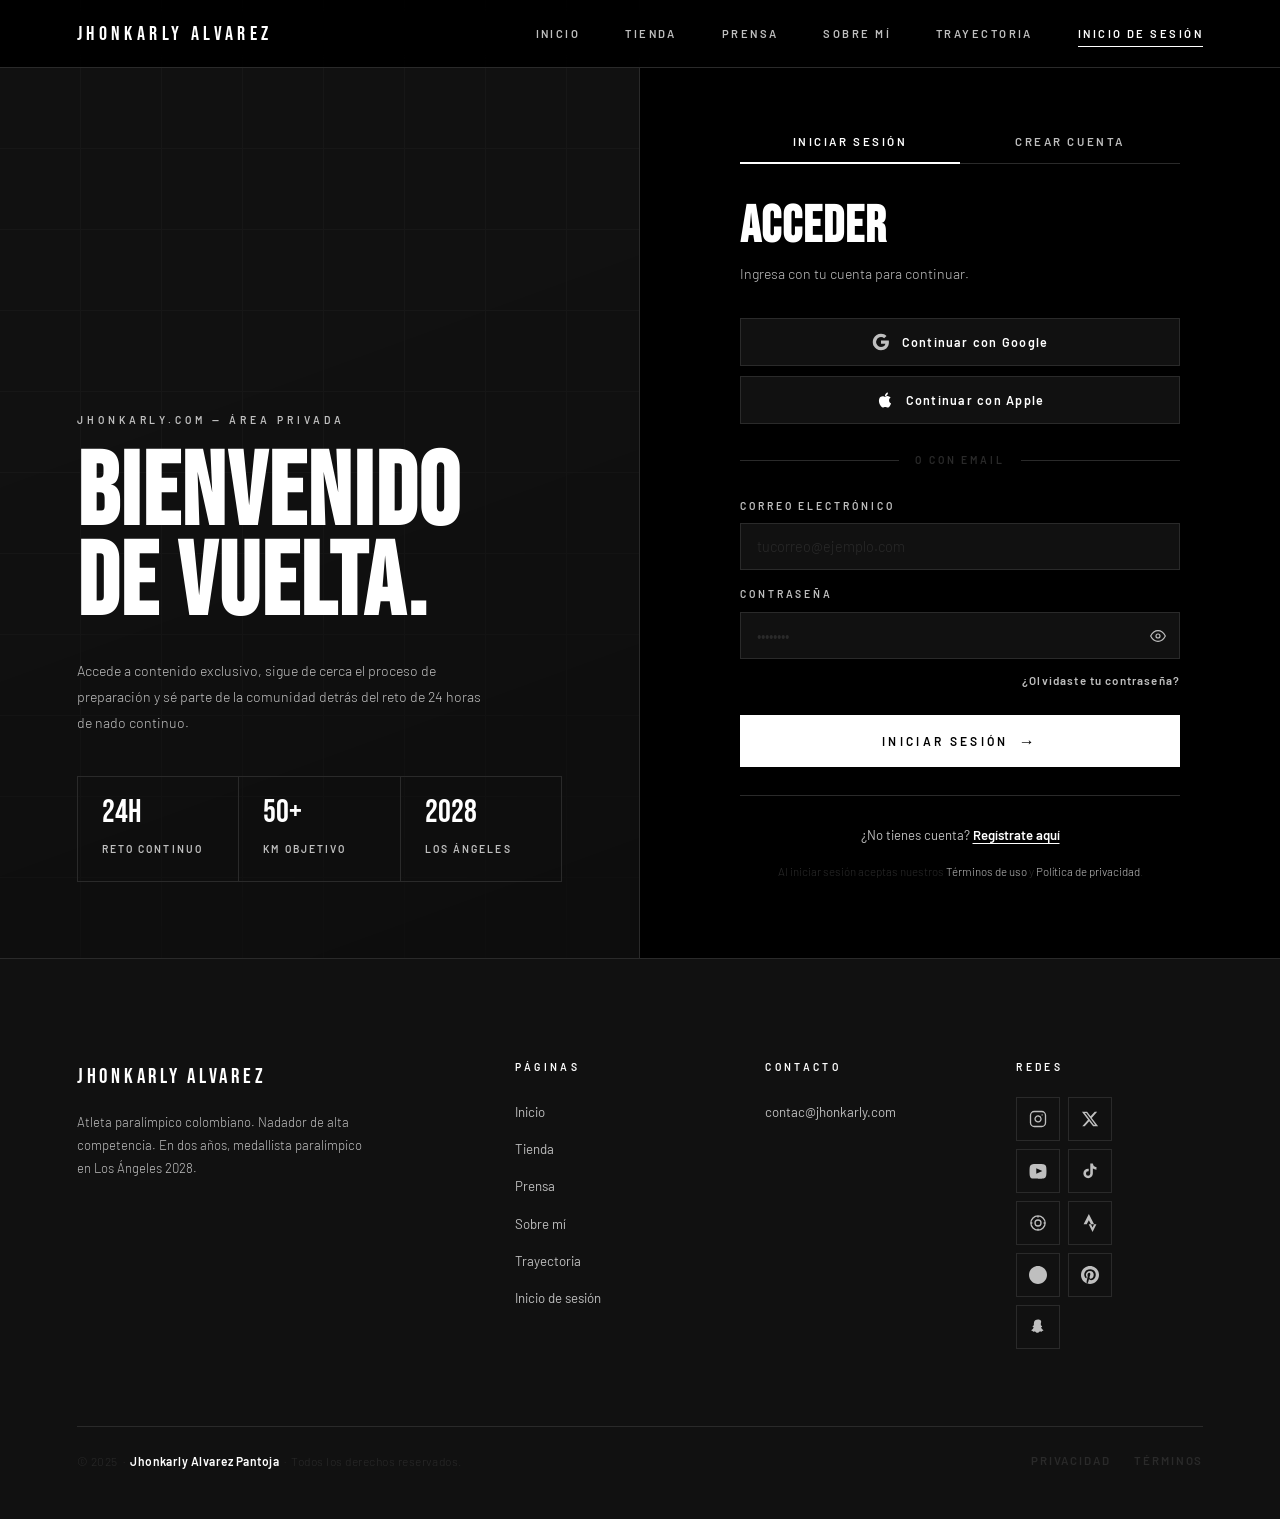
<file: public/login/index.html>
<!DOCTYPE html>
<html lang="es">
<head>
  <meta charset="UTF-8" />
  <meta name="viewport" content="width=device-width, initial-scale=1.0" />
  <meta http-equiv="X-UA-Compatible" content="IE=edge" />
  <title>Inicio de Sesión | Jhonkarly ALVAREZ</title>
  <meta name="description" content="Accede a tu cuenta en jhonkarly.com — Atleta paralímpico colombiano." />
  <meta name="robots" content="noindex, nofollow" />
  <link rel="preconnect" href="https://fonts.googleapis.com" />
  <link rel="preconnect" href="https://fonts.gstatic.com" crossorigin />
  <link href="https://fonts.googleapis.com/css2?family=Bebas+Neue&family=Barlow:ital,wght@0,300;0,400;0,600;1,300&display=swap" rel="stylesheet" />
<style>

*, *::before, *::after { box-sizing: border-box; margin: 0; padding: 0; }
html { scroll-behavior: smooth; font-size: 16px; background: #000; }
body {
  background-color: #000000;
  color: #FFFFFF;
  font-family: 'Barlow', sans-serif;
  font-weight: 400;
  line-height: 1.7;
  -webkit-font-smoothing: antialiased;
  -moz-osx-font-smoothing: grayscale;
  overflow-x: hidden;
  min-height: 100vh;
}
img { display: block; max-width: 100%; }
a { color: inherit; text-decoration: none; }
ul { list-style: none; }

:root {
  --c-black: #000000; --c-white: #FFFFFF;
  --c-g900: #111111; --c-g800: #1A1A1A; --c-g700: #2A2A2A;
  --c-g300: #BFBFBF; --c-g100: #E6E6E6;
  --f-display: 'Bebas Neue', sans-serif;
  --f-body: 'Barlow', sans-serif;
  --container: 1200px;
  --px: clamp(24px, 6vw, 80px);
  --t: 0.35s cubic-bezier(0.16, 1, 0.3, 1);
}

h1,h2,h3,h4 { font-family: var(--f-display); text-transform: uppercase; letter-spacing: 0.02em; line-height: 0.93; color: var(--c-white); }
p { font-family: var(--f-body); font-weight: 300; color: var(--c-g300); }
strong { font-weight: 600; color: var(--c-white); }

.label {
  font-family: var(--f-body); font-size: 0.68rem; font-weight: 600;
  letter-spacing: 0.38em; text-transform: uppercase; color: var(--c-g300); display: block;
}
.sr-only { position: absolute; width: 1px; height: 1px; overflow: hidden; clip: rect(0,0,0,0); white-space: nowrap; }

/* ── HEADER ── */
.site-header {
  position: fixed; top: 0; left: 0; width: 100%; z-index: 100; height: 68px;
  display: flex; align-items: center; justify-content: space-between;
  padding: 0 var(--px);
  background: rgba(0,0,0,0.95);
  backdrop-filter: blur(20px); -webkit-backdrop-filter: blur(20px);
  border-bottom: 1px solid var(--c-g700);
}
.site-header__logo {
  font-family: var(--f-display); font-size: clamp(0.95rem,1.6vw,1.25rem);
  letter-spacing: 0.22em; color: var(--c-white); transition: color var(--t); flex-shrink: 0;
}
.site-header__logo:hover { color: var(--c-g300); }
.site-nav { display: flex; gap: clamp(24px,3.5vw,52px); align-items: center; }
.site-nav a {
  font-family: var(--f-body); font-size: 0.7rem; font-weight: 600;
  letter-spacing: 0.22em; text-transform: uppercase; color: var(--c-g300);
  position: relative; transition: color var(--t); white-space: nowrap;
}
.site-nav a::after {
  content: ''; position: absolute; bottom: -4px; left: 0;
  width: 0; height: 1px; background: var(--c-white); transition: width var(--t);
}
.site-nav a:hover, .site-nav a[aria-current="page"] { color: var(--c-white); }
.site-nav a:hover::after, .site-nav a[aria-current="page"]::after { width: 100%; }

/* ── LAYOUT SPLIT ── */
.login-layout {
  display: grid;
  grid-template-columns: 1fr 1fr;
  min-height: 100vh;
}

/* ── LEFT PANEL — decorativo ── */
.login-left {
  position: relative;
  background: var(--c-g900);
  border-right: 1px solid var(--c-g700);
  display: flex;
  flex-direction: column;
  justify-content: flex-end;
  padding: clamp(48px, 6vw, 80px);
  overflow: hidden;
}
.login-left__bg {
  position: absolute;
  inset: 0;
  background:
    linear-gradient(160deg, transparent 40%, rgba(0,0,0,0.85) 100%),
    repeating-linear-gradient(
      0deg,
      transparent,
      transparent 80px,
      var(--c-g700) 80px,
      var(--c-g700) 81px
    ),
    repeating-linear-gradient(
      90deg,
      transparent,
      transparent 80px,
      var(--c-g700) 80px,
      var(--c-g700) 81px
    );
  opacity: 0.25;
}
.login-left__content {
  position: relative;
  z-index: 1;
}
.login-left__eyebrow {
  font-family: var(--f-body); font-size: 0.65rem; font-weight: 600;
  letter-spacing: 0.38em; text-transform: uppercase; color: var(--c-g300);
  display: block; margin-bottom: 20px;
}
.login-left__title {
  font-family: var(--f-display);
  font-size: clamp(4rem, 8vw, 8rem);
  line-height: 0.88;
  color: var(--c-white);
  margin-bottom: 28px;
}
.login-left__desc {
  font-size: clamp(0.88rem, 1.1vw, 1rem);
  line-height: 1.85;
  color: var(--c-g300);
  max-width: 420px;
  margin-bottom: 40px;
}
.login-left__stats {
  display: flex;
  gap: 0;
  border-top: 1px solid var(--c-g700);
  border-left: 1px solid var(--c-g700);
}
.login-left__stat {
  flex: 1;
  padding: 20px 24px;
  border-right: 1px solid var(--c-g700);
  border-bottom: 1px solid var(--c-g700);
}
.login-left__stat-num {
  font-family: var(--f-display);
  font-size: 2rem;
  line-height: 1;
  color: var(--c-white);
  display: block;
  margin-bottom: 4px;
}
.login-left__stat-label {
  font-size: 0.65rem;
  font-weight: 600;
  letter-spacing: 0.2em;
  text-transform: uppercase;
  color: var(--c-g300);
}

/* ── RIGHT PANEL — formulario ── */
.login-right {
  display: flex;
  align-items: center;
  justify-content: center;
  padding: clamp(88px, 10vw, 120px) clamp(32px, 6vw, 80px) clamp(48px, 6vw, 80px);
  background: var(--c-black);
}
.login-box {
  width: 100%;
  max-width: 440px;
  display: flex;
  flex-direction: column;
  gap: 0;
}

/* tabs */
.login-tabs {
  display: flex;
  border-bottom: 1px solid var(--c-g700);
  margin-bottom: 40px;
}
.login-tab {
  flex: 1;
  font-family: var(--f-body);
  font-size: 0.72rem;
  font-weight: 600;
  letter-spacing: 0.22em;
  text-transform: uppercase;
  color: var(--c-g300);
  padding: 14px 0;
  text-align: center;
  cursor: pointer;
  border-bottom: 2px solid transparent;
  margin-bottom: -1px;
  background: none;
  border-top: none;
  border-left: none;
  border-right: none;
  transition: color var(--t), border-color var(--t);
}
.login-tab.active {
  color: var(--c-white);
  border-bottom-color: var(--c-white);
}
.login-tab:hover:not(.active) { color: var(--c-g100); }

/* panels */
.login-panel { display: none; flex-direction: column; gap: 0; }
.login-panel.active { display: flex; }

/* heading */
.login-heading {
  margin-bottom: 32px;
}
.login-heading h1 {
  font-size: clamp(2.2rem, 4vw, 3.5rem);
  line-height: 0.9;
  margin-bottom: 12px;
}
.login-heading p {
  font-size: 0.88rem;
  line-height: 1.7;
  color: var(--c-g300);
}

/* social buttons */
.social-btns {
  display: flex;
  flex-direction: column;
  gap: 10px;
  margin-bottom: 28px;
}
.social-btn {
  display: flex;
  align-items: center;
  justify-content: center;
  gap: 12px;
  width: 100%;
  padding: 14px 20px;
  background: var(--c-g900);
  border: 1px solid var(--c-g700);
  color: var(--c-white);
  font-family: var(--f-body);
  font-size: 0.78rem;
  font-weight: 600;
  letter-spacing: 0.1em;
  cursor: pointer;
  transition: background var(--t), border-color var(--t);
}
.social-btn:hover { background: var(--c-g800); border-color: var(--c-g300); }
.social-btn svg { flex-shrink: 0; }

/* divider */
.divider {
  display: flex;
  align-items: center;
  gap: 16px;
  margin-bottom: 28px;
}
.divider::before, .divider::after {
  content: '';
  flex: 1;
  height: 1px;
  background: var(--c-g700);
}
.divider span {
  font-size: 0.65rem;
  font-weight: 600;
  letter-spacing: 0.28em;
  text-transform: uppercase;
  color: var(--c-g700);
  white-space: nowrap;
}

/* form */
.login-form { display: flex; flex-direction: column; gap: 16px; }
.form-group { display: flex; flex-direction: column; gap: 8px; }
.form-label {
  font-family: var(--f-body);
  font-size: 0.65rem;
  font-weight: 600;
  letter-spacing: 0.28em;
  text-transform: uppercase;
  color: var(--c-g300);
}
.form-input {
  width: 100%;
  padding: 14px 16px;
  background: var(--c-g900);
  border: 1px solid var(--c-g700);
  color: var(--c-white);
  font-family: var(--f-body);
  font-size: 0.9rem;
  font-weight: 300;
  outline: none;
  transition: border-color var(--t), background var(--t);
  appearance: none;
  -webkit-appearance: none;
}
.form-input::placeholder { color: var(--c-g700); }
.form-input:focus { border-color: var(--c-white); background: var(--c-g800); }
.form-input:focus::placeholder { color: var(--c-g300); }

/* password wrapper */
.input-wrapper { position: relative; }
.input-wrapper .form-input { padding-right: 48px; }
.toggle-pw {
  position: absolute;
  right: 14px; top: 50%;
  transform: translateY(-50%);
  background: none;
  border: none;
  cursor: pointer;
  color: var(--c-g300);
  display: flex;
  align-items: center;
  transition: color var(--t);
}
.toggle-pw:hover { color: var(--c-white); }

/* forgot */
.form-footer-row {
  display: flex;
  justify-content: flex-end;
  margin-top: -4px;
}
.link-subtle {
  font-size: 0.72rem;
  font-weight: 600;
  letter-spacing: 0.1em;
  color: var(--c-g300);
  transition: color var(--t);
}
.link-subtle:hover { color: var(--c-white); }

/* submit */
.btn-submit {
  width: 100%;
  margin-top: 8px;
  padding: 16px;
  background: var(--c-white);
  color: var(--c-black);
  border: none;
  font-family: var(--f-body);
  font-size: 0.75rem;
  font-weight: 600;
  letter-spacing: 0.28em;
  text-transform: uppercase;
  cursor: pointer;
  display: flex;
  align-items: center;
  justify-content: center;
  gap: 10px;
  transition: background var(--t), color var(--t);
}
.btn-submit:hover { background: var(--c-g100); }
.btn-submit::after { content: '→'; font-size: 1rem; }

/* switch panel link */
.switch-panel {
  margin-top: 28px;
  padding-top: 28px;
  border-top: 1px solid var(--c-g700);
  text-align: center;
  font-size: 0.82rem;
  color: var(--c-g300);
}
.switch-panel a {
  font-weight: 600;
  color: var(--c-white);
  text-decoration: underline;
  text-underline-offset: 3px;
  transition: color var(--t);
}
.switch-panel a:hover { color: var(--c-g300); }

/* terms note */
.terms-note {
  margin-top: 16px;
  font-size: 0.72rem;
  color: var(--c-g700);
  line-height: 1.7;
  text-align: center;
}
.terms-note a {
  color: var(--c-g300);
  transition: color var(--t);
}
.terms-note a:hover { color: var(--c-white); }

/* ── FOOTER ── */
.site-footer { background: var(--c-g900); border-top: 1px solid var(--c-g700); padding: clamp(60px,8vw,100px) var(--px) 0; }
.site-footer__grid { max-width: var(--container); margin: 0 auto; display: grid; grid-template-columns: 2fr 1fr 1fr 1fr; gap: clamp(32px,5vw,64px); padding-bottom: clamp(48px,6vw,80px); border-bottom: 1px solid var(--c-g700); }
.footer-brand__name { font-family: var(--f-display); font-size: clamp(1rem,1.8vw,1.3rem); letter-spacing: 0.18em; color: var(--c-white); display: block; margin-bottom: 16px; transition: color var(--t); }
.footer-brand__name:hover { color: var(--c-g300); }
.footer-brand__desc { font-size: 0.82rem; font-weight: 300; line-height: 1.75; color: var(--c-g300); max-width: 300px; }
.footer-col__title { font-family: var(--f-body); font-size: 0.65rem; font-weight: 600; letter-spacing: 0.32em; text-transform: uppercase; color: var(--c-white); margin-bottom: 20px; display: block; }
.footer-nav-list { display: flex; flex-direction: column; gap: 10px; }
.footer-nav-list li a, .footer-nav-list a { font-size: 0.83rem; color: var(--c-g300); transition: color var(--t); }
.footer-nav-list li a:hover, .footer-nav-list a:hover { color: var(--c-white); }
.footer-socials { display: grid; grid-template-columns: repeat(2, 44px); gap: 8px; }
.footer-social-link { width: 44px; height: 44px; display: flex; align-items: center; justify-content: center; border: 1px solid var(--c-g700); color: var(--c-g300); transition: border-color var(--t), color var(--t), background var(--t); }
.footer-social-link:hover { border-color: var(--c-g300); color: var(--c-white); background: var(--c-g800); }
.footer-social-link svg { width: 18px; height: 18px; }
.site-footer__bottom { max-width: var(--container); margin: 0 auto; display: flex; justify-content: space-between; align-items: center; flex-wrap: wrap; gap: 16px; padding: 24px 0 clamp(32px,4vw,48px); }
.footer-copy { font-size: 0.75rem; color: var(--c-g700); letter-spacing: 0.04em; }
.footer-legal { display: flex; gap: 24px; }
.footer-legal a { font-size: 0.72rem; font-weight: 600; letter-spacing: 0.16em; text-transform: uppercase; color: var(--c-g700); transition: color var(--t); }
.footer-legal a:hover { color: var(--c-white); }

/* ── RESPONSIVE ── */
@media (max-width: 1024px) {
  .login-layout { grid-template-columns: 1fr; }
  .login-left { min-height: 320px; }
  .login-left__title { font-size: clamp(3rem, 10vw, 6rem); }
  .site-footer__grid { grid-template-columns: 1fr 1fr; }
  .footer-brand { grid-column: span 2; }
}
@media (max-width: 768px) {
  .site-nav { display: none; }
  .login-left { display: none; }
  .login-right { padding-top: 100px; }
  .site-footer__grid { grid-template-columns: 1fr; }
  .footer-brand { grid-column: span 1; }
  .site-footer__bottom { flex-direction: column; align-items: flex-start; }
}
</style>
</head>
<body>

<header class="site-header" role="banner">
  <a href="/" class="site-header__logo" aria-label="Jhonkarly ALVAREZ — Inicio">
    JHONKARLY ALVAREZ
  </a>
  <nav class="site-nav" aria-label="Navegación principal">
    <a href="/">Inicio</a>
    <a href="/tienda/">Tienda</a>
    <a href="/prensa/">Prensa</a>
    <a href="/sobre-mi/">Sobre mí</a>
    <a href="/trayectoria/">Trayectoria</a>
    <a href="/login/" aria-current="page">Inicio de sesión</a>
  </nav>
</header>

<main id="main-content">
  <div class="login-layout">

    <!-- ── LEFT — Identidad visual ── -->
    <div class="login-left" aria-hidden="true">
      <div class="login-left__bg"></div>
      <div class="login-left__content">
        <span class="login-left__eyebrow">Jhonkarly.com — Área privada</span>
        <h2 class="login-left__title">Bienvenido<br>de vuelta.</h2>
        <p class="login-left__desc">
          Accede a contenido exclusivo, sigue de cerca el proceso de preparación
          y sé parte de la comunidad detrás del reto de 24 horas de nado continuo.
        </p>
        <div class="login-left__stats">
          <div class="login-left__stat">
            <span class="login-left__stat-num">24H</span>
            <span class="login-left__stat-label">Reto continuo</span>
          </div>
          <div class="login-left__stat">
            <span class="login-left__stat-num">50+</span>
            <span class="login-left__stat-label">Km objetivo</span>
          </div>
          <div class="login-left__stat">
            <span class="login-left__stat-num">2028</span>
            <span class="login-left__stat-label">Los Ángeles</span>
          </div>
        </div>
      </div>
    </div>

    <!-- ── RIGHT — Formulario ── -->
    <div class="login-right">
      <div class="login-box">

        <!-- Tabs -->
        <div class="login-tabs" role="tablist">
          <button class="login-tab active" role="tab" aria-selected="true"
            aria-controls="panel-login" id="tab-login"
            onclick="switchTab('login')">
            Iniciar sesión
          </button>
          <button class="login-tab" role="tab" aria-selected="false"
            aria-controls="panel-register" id="tab-register"
            onclick="switchTab('register')">
            Crear cuenta
          </button>
        </div>

        <!-- Panel: LOGIN -->
        <div class="login-panel active" id="panel-login" role="tabpanel" aria-labelledby="tab-login">

          <div class="login-heading">
            <h1>Acceder</h1>
            <p>Ingresa con tu cuenta para continuar.</p>
          </div>

          <div class="social-btns">
            <button class="social-btn" type="button" aria-label="Continuar con Google">
              <svg width="18" height="18" viewBox="0 0 24 24" aria-hidden="true">
                <path fill="#BFBFBF" d="M22.56 12.25c0-.78-.07-1.53-.2-2.25H12v4.26h5.92c-.26 1.37-1.04 2.53-2.21 3.31v2.77h3.57c2.08-1.92 3.28-4.74 3.28-8.09z"/>
                <path fill="#BFBFBF" d="M12 23c2.97 0 5.46-.98 7.28-2.66l-3.57-2.77c-.98.66-2.23 1.06-3.71 1.06-2.86 0-5.29-1.93-6.16-4.53H2.18v2.84C3.99 20.53 7.7 23 12 23z"/>
                <path fill="#BFBFBF" d="M5.84 14.09c-.22-.66-.35-1.36-.35-2.09s.13-1.43.35-2.09V7.07H2.18C1.43 8.55 1 10.22 1 12s.43 3.45 1.18 4.93l2.85-2.22.81-.62z"/>
                <path fill="#BFBFBF" d="M12 5.38c1.62 0 3.06.56 4.21 1.64l3.15-3.15C17.45 2.09 14.97 1 12 1 7.7 1 3.99 3.47 2.18 7.07l3.66 2.84c.87-2.6 3.3-4.53 6.16-4.53z"/>
              </svg>
              Continuar con Google
            </button>
            <button class="social-btn" type="button" aria-label="Continuar con Apple">
              <svg width="18" height="18" viewBox="0 0 24 24" fill="currentColor" aria-hidden="true">
                <path d="M18.71 19.5c-.83 1.24-1.71 2.45-3.05 2.47-1.34.03-1.77-.79-3.29-.79-1.53 0-2 .77-3.27.82-1.31.05-2.3-1.32-3.14-2.53C4.25 17 2.94 12.45 4.7 9.39c.87-1.52 2.43-2.48 4.12-2.51 1.28-.02 2.5.87 3.29.87.78 0 2.26-1.07 3.8-.91.65.03 2.47.26 3.64 1.98-.09.06-2.17 1.28-2.15 3.81.03 3.02 2.65 4.03 2.68 4.04-.03.07-.42 1.44-1.38 2.83M13 3.5c.73-.83 1.94-1.46 2.94-1.5.13 1.17-.34 2.35-1.04 3.19-.69.85-1.83 1.51-2.95 1.42-.15-1.15.41-2.35 1.05-3.11z"/>
              </svg>
              Continuar con Apple
            </button>
          </div>

          <div class="divider"><span>o con email</span></div>

          <form class="login-form" action="#" method="post" novalidate>
            <div class="form-group">
              <label class="form-label" for="login-email">Correo electrónico</label>
              <input class="form-input" type="email" id="login-email" name="email"
                placeholder="tucorreo@ejemplo.com" autocomplete="email" required />
            </div>
            <div class="form-group">
              <label class="form-label" for="login-password">Contraseña</label>
              <div class="input-wrapper">
                <input class="form-input" type="password" id="login-password" name="password"
                  placeholder="••••••••" autocomplete="current-password" required />
                <button type="button" class="toggle-pw" aria-label="Mostrar contraseña"
                  onclick="togglePassword('login-password', this)">
                  <svg width="16" height="16" viewBox="0 0 24 24" fill="none"
                    stroke="currentColor" stroke-width="1.75" stroke-linecap="round" aria-hidden="true">
                    <path d="M1 12s4-8 11-8 11 8 11 8-4 8-11 8-11-8-11-8z"/>
                    <circle cx="12" cy="12" r="3"/>
                  </svg>
                </button>
              </div>
            </div>
            <div class="form-footer-row">
              <a href="#" class="link-subtle">¿Olvidaste tu contraseña?</a>
            </div>
            <button type="submit" class="btn-submit">Iniciar sesión</button>
          </form>

          <div class="switch-panel">
            ¿No tienes cuenta?
            <a href="#" onclick="switchTab('register'); return false;">Regístrate aquí</a>
          </div>

          <p class="terms-note">
            Al iniciar sesión aceptas nuestros
            <a href="/terminos/">Términos de uso</a> y
            <a href="/privacidad/">Política de privacidad</a>.
          </p>
        </div>

        <!-- Panel: REGISTRO -->
        <div class="login-panel" id="panel-register" role="tabpanel" aria-labelledby="tab-register">

          <div class="login-heading">
            <h1>Crear<br>cuenta</h1>
            <p>Únete a la comunidad y sigue el proceso de cerca.</p>
          </div>

          <div class="social-btns">
            <button class="social-btn" type="button" aria-label="Registrarse con Google">
              <svg width="18" height="18" viewBox="0 0 24 24" aria-hidden="true">
                <path fill="#BFBFBF" d="M22.56 12.25c0-.78-.07-1.53-.2-2.25H12v4.26h5.92c-.26 1.37-1.04 2.53-2.21 3.31v2.77h3.57c2.08-1.92 3.28-4.74 3.28-8.09z"/>
                <path fill="#BFBFBF" d="M12 23c2.97 0 5.46-.98 7.28-2.66l-3.57-2.77c-.98.66-2.23 1.06-3.71 1.06-2.86 0-5.29-1.93-6.16-4.53H2.18v2.84C3.99 20.53 7.7 23 12 23z"/>
                <path fill="#BFBFBF" d="M5.84 14.09c-.22-.66-.35-1.36-.35-2.09s.13-1.43.35-2.09V7.07H2.18C1.43 8.55 1 10.22 1 12s.43 3.45 1.18 4.93l2.85-2.22.81-.62z"/>
                <path fill="#BFBFBF" d="M12 5.38c1.62 0 3.06.56 4.21 1.64l3.15-3.15C17.45 2.09 14.97 1 12 1 7.7 1 3.99 3.47 2.18 7.07l3.66 2.84c.87-2.6 3.3-4.53 6.16-4.53z"/>
              </svg>
              Registrarse con Google
            </button>
            <button class="social-btn" type="button" aria-label="Registrarse con Apple">
              <svg width="18" height="18" viewBox="0 0 24 24" fill="currentColor" aria-hidden="true">
                <path d="M18.71 19.5c-.83 1.24-1.71 2.45-3.05 2.47-1.34.03-1.77-.79-3.29-.79-1.53 0-2 .77-3.27.82-1.31.05-2.3-1.32-3.14-2.53C4.25 17 2.94 12.45 4.7 9.39c.87-1.52 2.43-2.48 4.12-2.51 1.28-.02 2.5.87 3.29.87.78 0 2.26-1.07 3.8-.91.65.03 2.47.26 3.64 1.98-.09.06-2.17 1.28-2.15 3.81.03 3.02 2.65 4.03 2.68 4.04-.03.07-.42 1.44-1.38 2.83M13 3.5c.73-.83 1.94-1.46 2.94-1.5.13 1.17-.34 2.35-1.04 3.19-.69.85-1.83 1.51-2.95 1.42-.15-1.15.41-2.35 1.05-3.11z"/>
              </svg>
              Registrarse con Apple
            </button>
          </div>

          <div class="divider"><span>o con email</span></div>

          <form class="login-form" action="#" method="post" novalidate>
            <div class="form-group">
              <label class="form-label" for="reg-name">Nombre completo</label>
              <input class="form-input" type="text" id="reg-name" name="name"
                placeholder="Tu nombre" autocomplete="name" required />
            </div>
            <div class="form-group">
              <label class="form-label" for="reg-email">Correo electrónico</label>
              <input class="form-input" type="email" id="reg-email" name="email"
                placeholder="tucorreo@ejemplo.com" autocomplete="email" required />
            </div>
            <div class="form-group">
              <label class="form-label" for="reg-password">Contraseña</label>
              <div class="input-wrapper">
                <input class="form-input" type="password" id="reg-password" name="password"
                  placeholder="Mín. 8 caracteres" autocomplete="new-password" required />
                <button type="button" class="toggle-pw" aria-label="Mostrar contraseña"
                  onclick="togglePassword('reg-password', this)">
                  <svg width="16" height="16" viewBox="0 0 24 24" fill="none"
                    stroke="currentColor" stroke-width="1.75" stroke-linecap="round" aria-hidden="true">
                    <path d="M1 12s4-8 11-8 11 8 11 8-4 8-11 8-11-8-11-8z"/>
                    <circle cx="12" cy="12" r="3"/>
                  </svg>
                </button>
              </div>
            </div>
            <div class="form-group">
              <label class="form-label" for="reg-confirm">Confirmar contraseña</label>
              <div class="input-wrapper">
                <input class="form-input" type="password" id="reg-confirm" name="confirm"
                  placeholder="Repite tu contraseña" autocomplete="new-password" required />
                <button type="button" class="toggle-pw" aria-label="Mostrar contraseña"
                  onclick="togglePassword('reg-confirm', this)">
                  <svg width="16" height="16" viewBox="0 0 24 24" fill="none"
                    stroke="currentColor" stroke-width="1.75" stroke-linecap="round" aria-hidden="true">
                    <path d="M1 12s4-8 11-8 11 8 11 8-4 8-11 8-11-8-11-8z"/>
                    <circle cx="12" cy="12" r="3"/>
                  </svg>
                </button>
              </div>
            </div>
            <button type="submit" class="btn-submit">Crear cuenta</button>
          </form>

          <div class="switch-panel">
            ¿Ya tienes cuenta?
            <a href="#" onclick="switchTab('login'); return false;">Inicia sesión aquí</a>
          </div>

          <p class="terms-note">
            Al registrarte aceptas nuestros
            <a href="/terminos/">Términos de uso</a> y
            <a href="/privacidad/">Política de privacidad</a>.
          </p>
        </div>

      </div>
    </div>

  </div>
</main>


<footer class="site-footer" role="contentinfo">
  <div class="site-footer__grid">
    <div class="footer-brand">
      <a href="/" class="footer-brand__name" aria-label="Jhonkarly ALVAREZ — Inicio">JHONKARLY ALVAREZ</a>
      <p class="footer-brand__desc">Atleta paralímpico colombiano. Nadador de alta competencia. En dos años, medallista paralímpico en Los Ángeles 2028.</p>
    </div>
    <nav class="footer-col" aria-label="Navegación secundaria">
      <span class="footer-col__title">Páginas</span>
      <ul class="footer-nav-list">
        <li><a href="/">Inicio</a></li>
        <li><a href="/tienda/">Tienda</a></li>
        <li><a href="/prensa/">Prensa</a></li>
        <li><a href="/sobre-mi/">Sobre mí</a></li>
        <li><a href="/trayectoria/">Trayectoria</a></li>
        <li><a href="/login/">Inicio de sesión</a></li>
      </ul>
    </nav>
    <div class="footer-col" aria-label="Contacto">
      <span class="footer-col__title">Contacto</span>
      <ul class="footer-nav-list">
        <li><a href="mailto:contac@jhonkarly.com">contac@jhonkarly.com</a></li>
      </ul>
    </div>
    <div class="footer-col">
      <span class="footer-col__title">Redes</span>
      <div class="footer-socials">
        <a href="https://instagram.com/jhonkarly__?igsh=endiMGs5bGQyaG9n&utm_source=qr" target="_blank" rel="noopener noreferrer" class="footer-social-link" aria-label="Instagram">
          <svg width="18" height="18" viewBox="0 0 24 24" fill="none" stroke="currentColor" stroke-width="1.75" stroke-linecap="round" stroke-linejoin="round" aria-hidden="true"><rect x="2" y="2" width="20" height="20" rx="5" ry="5"/><path d="M16 11.37A4 4 0 1 1 12.63 8 4 4 0 0 1 16 11.37z"/><line x1="17.5" y1="6.5" x2="17.51" y2="6.5"/></svg>
        </a>
        <a href="https://x.com/m_och11?s=21" target="_blank" rel="noopener noreferrer" class="footer-social-link" aria-label="X / Twitter">
          <svg width="18" height="18" viewBox="0 0 24 24" fill="currentColor" aria-hidden="true"><path d="M18.244 2.25h3.308l-7.227 8.26 8.502 11.24H16.17l-5.214-6.817L4.99 21.75H1.68l7.73-8.835L1.254 2.25H8.08l4.713 6.231zm-1.161 17.52h1.833L7.084 4.126H5.117z"/></svg>
        </a>
        <a href="https://www.youtube.com/@Jhonkarly" target="_blank" rel="noopener noreferrer" class="footer-social-link" aria-label="YouTube">
          <svg width="18" height="18" viewBox="0 0 24 24" fill="currentColor" aria-hidden="true"><path d="M23 7s-.3-2-1.2-2.8c-1.1-1.2-2.4-1.2-3-1.3C16.4 2.8 12 2.8 12 2.8s-4.4 0-6.8.2c-.6.1-1.9.1-3 1.3C1.3 5 1 7 1 7S.7 9.3.7 11.5v2.1c0 2.2.3 4.5.3 4.5s.3 2 1.2 2.8c1.1 1.2 2.6 1.1 3.3 1.2C7.5 22.2 12 22.2 12 22.2s4.4 0 6.8-.3c.6-.1 1.9-.1 3-1.3.9-.8 1.2-2.8 1.2-2.8s.3-2.2.3-4.5v-2c0-2.3-.3-4.3-.3-4.3zM9.7 15.5V8.4l8.1 3.6-8.1 3.5z"/></svg>
        </a>
        <a href="https://tiktok.com/@nuvakii?_r=1&_t=ZS-91qnvGfK8Xw" target="_blank" rel="noopener noreferrer" class="footer-social-link" aria-label="TikTok">
          <svg width="18" height="18" viewBox="0 0 24 24" fill="currentColor" aria-hidden="true"><path d="M19.59 6.69a4.83 4.83 0 0 1-3.77-4.25V2h-3.45v13.67a2.89 2.89 0 0 1-2.88 2.5 2.89 2.89 0 0 1-2.89-2.89 2.89 2.89 0 0 1 2.89-2.89c.28 0 .54.04.79.1V9.01a6.27 6.27 0 0 0-.79-.05 6.34 6.34 0 0 0-6.34 6.34 6.34 6.34 0 0 0 6.34 6.34 6.34 6.34 0 0 0 6.33-6.34V8.69a8.18 8.18 0 0 0 4.78 1.52V6.76a4.85 4.85 0 0 1-1.01-.07z"/></svg>
        </a>
        <a href="https://vsco.co/jhonki-" target="_blank" rel="noopener noreferrer" class="footer-social-link" aria-label="VSCO">
          <svg width="18" height="18" viewBox="0 0 24 24" fill="none" stroke="currentColor" stroke-width="1.75" aria-hidden="true"><circle cx="12" cy="12" r="9.5"/><circle cx="12" cy="12" r="4"/><line x1="12" y1="2.5" x2="12" y2="4.5" stroke-width="2"/><line x1="12" y1="19.5" x2="12" y2="21.5" stroke-width="2"/><line x1="2.5" y1="12" x2="4.5" y2="12" stroke-width="2"/><line x1="19.5" y1="12" x2="21.5" y2="12" stroke-width="2"/></svg>
        </a>
        <a href="https://strava.app.link/06PioIGKJYb" target="_blank" rel="noopener noreferrer" class="footer-social-link" aria-label="Strava">
          <svg width="18" height="18" viewBox="0 0 24 24" fill="currentColor" aria-hidden="true"><path d="M15.387 17.944l-2.089-4.116h-3.065L15.387 24l5.15-10.172h-3.066m-7.008-5.599l2.836 5.598h4.172L10.463 0l-7 13.828h4.169"/></svg>
        </a>
        <a href="https://www.reddit.com/u/Jhonkarly_/s/1DFNVNdpaC" target="_blank" rel="noopener noreferrer" class="footer-social-link" aria-label="Reddit">
          <svg width="18" height="18" viewBox="0 0 24 24" fill="currentColor" aria-hidden="true"><path d="M12 0C5.373 0 0 5.373 0 12c0 6.628 5.373 12 12 12s12-5.372 12-12c0-6.627-5.373-12-12-12zm5.894 11.25a1.55 1.55 0 0 0-1.007.373c-.98-.63-2.3-1.04-3.76-1.09l.717-3.194 2.19.496a1.17 1.17 0 1 0 .248-1.044l-2.476-.56a.31.31 0 0 0-.366.226l-.81 3.607c-1.494.035-2.845.446-3.843 1.083a1.55 1.55 0 1 0-1.665 2.516 3.14 3.14 0 0 0-.02.349c0 2.226 2.592 4.031 5.794 4.031s5.794-1.805 5.794-4.031c0-.12-.007-.237-.02-.354a1.55 1.55 0 0 0-.776-2.408zm-8.458 1.55a.93.93 0 1 1 1.86 0 .93.93 0 0 1-1.86 0zm5.174 2.905c-.602.602-1.756.65-2.116.65s-1.513-.048-2.115-.65a.248.248 0 0 1 .35-.352c.395.394 1.232.534 1.765.534s1.371-.14 1.765-.534a.248.248 0 1 1 .351.352zm-.155-1.975a.93.93 0 1 1 0-1.86.93.93 0 0 1 0 1.86z"/></svg>
        </a>
        <a href="https://pin.it/2SRAJx8AN" target="_blank" rel="noopener noreferrer" class="footer-social-link" aria-label="Pinterest">
          <svg width="18" height="18" viewBox="0 0 24 24" fill="currentColor" aria-hidden="true"><path d="M12 0C5.373 0 0 5.373 0 12c0 5.084 3.163 9.426 7.627 11.174-.105-.949-.2-2.405.042-3.441.218-.937 1.407-5.965 1.407-5.965s-.359-.719-.359-1.782c0-1.668.967-2.914 2.171-2.914 1.023 0 1.518.769 1.518 1.69 0 1.029-.655 2.568-.994 3.995-.283 1.194.599 2.169 1.777 2.169 2.133 0 3.772-2.249 3.772-5.495 0-2.873-2.064-4.882-5.012-4.882-3.414 0-5.418 2.561-5.418 5.207 0 1.031.397 2.138.893 2.738a.36.36 0 0 1 .083.345l-.333 1.36c-.053.22-.174.267-.402.161-1.499-.698-2.436-2.889-2.436-4.649 0-3.785 2.75-7.262 7.929-7.262 4.163 0 7.398 2.967 7.398 6.931 0 4.136-2.607 7.464-6.227 7.464-1.216 0-2.359-.632-2.75-1.378l-.748 2.853c-.271 1.043-1.002 2.35-1.492 3.146C9.57 23.812 10.763 24 12 24c6.627 0 12-5.373 12-12S18.627 0 12 0z"/></svg>
        </a>
        <a href="https://snapchat.com/t/X0a25YjV" target="_blank" rel="noopener noreferrer" class="footer-social-link" aria-label="Snapchat">
          <svg width="18" height="18" viewBox="0 0 24 24" fill="currentColor" aria-hidden="true"><path d="M12 2c-2.608 0-5.5 1.364-5.5 5.09v2.207c0 .24-.13.462-.34.583l-.555.32c-.51.295-.805.65-.805.98 0 .47.617.82 1.07.975.147.05.23.204.19.354l-.085.312c-.117.427-.273.819-.467 1.163-.43.775-1.16 1.431-2.17 1.955-.187.1-.294.3-.264.508.062.456.657.77 1.77.94.103.016.19.083.225.179l.16.4c.078.195.263.322.473.322.118 0 .24-.033.355-.084.304-.136.63-.254.99-.254.28 0 .547.055.8.164.49.21.97.668 1.71 1.06.515.275 1.05.414 1.593.414.547 0 1.086-.14 1.604-.42.732-.39 1.216-.851 1.713-1.061.25-.107.516-.16.797-.16.354 0 .677.116.974.25.113.05.235.084.352.084.21 0 .395-.127.473-.322l.16-.4a.314.314 0 0 1 .225-.179c1.113-.17 1.708-.484 1.77-.94a.476.476 0 0 0-.264-.508c-1.01-.524-1.74-1.18-2.17-1.955a6.25 6.25 0 0 1-.467-1.163l-.085-.312a.285.285 0 0 1 .19-.354c.453-.156 1.07-.505 1.07-.975 0-.33-.295-.685-.805-.98l-.555-.32a.672.672 0 0 1-.34-.583V7.09C17.5 3.364 14.608 2 12 2z"/></svg>
        </a>
      </div>
    </div>
  </div>
  <div class="site-footer__bottom">
    <p class="footer-copy">&copy; <time datetime="2025">2025</time> &nbsp;·&nbsp; <strong>Jhonkarly Alvarez Pantoja</strong> &nbsp;·&nbsp; Todos los derechos reservados.</p>
    <nav class="footer-legal" aria-label="Legal">
      <a href="/privacidad/">Privacidad</a>
      <a href="/terminos/">Términos</a>
    </nav>
  </div>
</footer>

<script>
  function switchTab(tab) {
    document.querySelectorAll('.login-tab').forEach(t => {
      t.classList.remove('active');
      t.setAttribute('aria-selected', 'false');
    });
    document.querySelectorAll('.login-panel').forEach(p => p.classList.remove('active'));
    const activeTab = document.getElementById('tab-' + tab);
    const activePanel = document.getElementById('panel-' + tab);
    activeTab.classList.add('active');
    activeTab.setAttribute('aria-selected', 'true');
    activePanel.classList.add('active');
  }

  function togglePassword(inputId, btn) {
    const input = document.getElementById(inputId);
    const isHidden = input.type === 'password';
    input.type = isHidden ? 'text' : 'password';
    btn.setAttribute('aria-label', isHidden ? 'Ocultar contraseña' : 'Mostrar contraseña');
    btn.querySelector('svg').innerHTML = isHidden
      ? '<path d="M17.94 17.94A10.07 10.07 0 0 1 12 20c-7 0-11-8-11-8a18.45 18.45 0 0 1 5.06-5.94M9.9 4.24A9.12 9.12 0 0 1 12 4c7 0 11 8 11 8a18.5 18.5 0 0 1-2.16 3.19m-6.72-1.07a3 3 0 1 1-4.24-4.24"/><line x1="1" y1="1" x2="23" y2="23"/>'
      : '<path d="M1 12s4-8 11-8 11 8 11 8-4 8-11 8-11-8-11-8z"/><circle cx="12" cy="12" r="3"/>';
  }
</script>

</body>
</html>
</file>
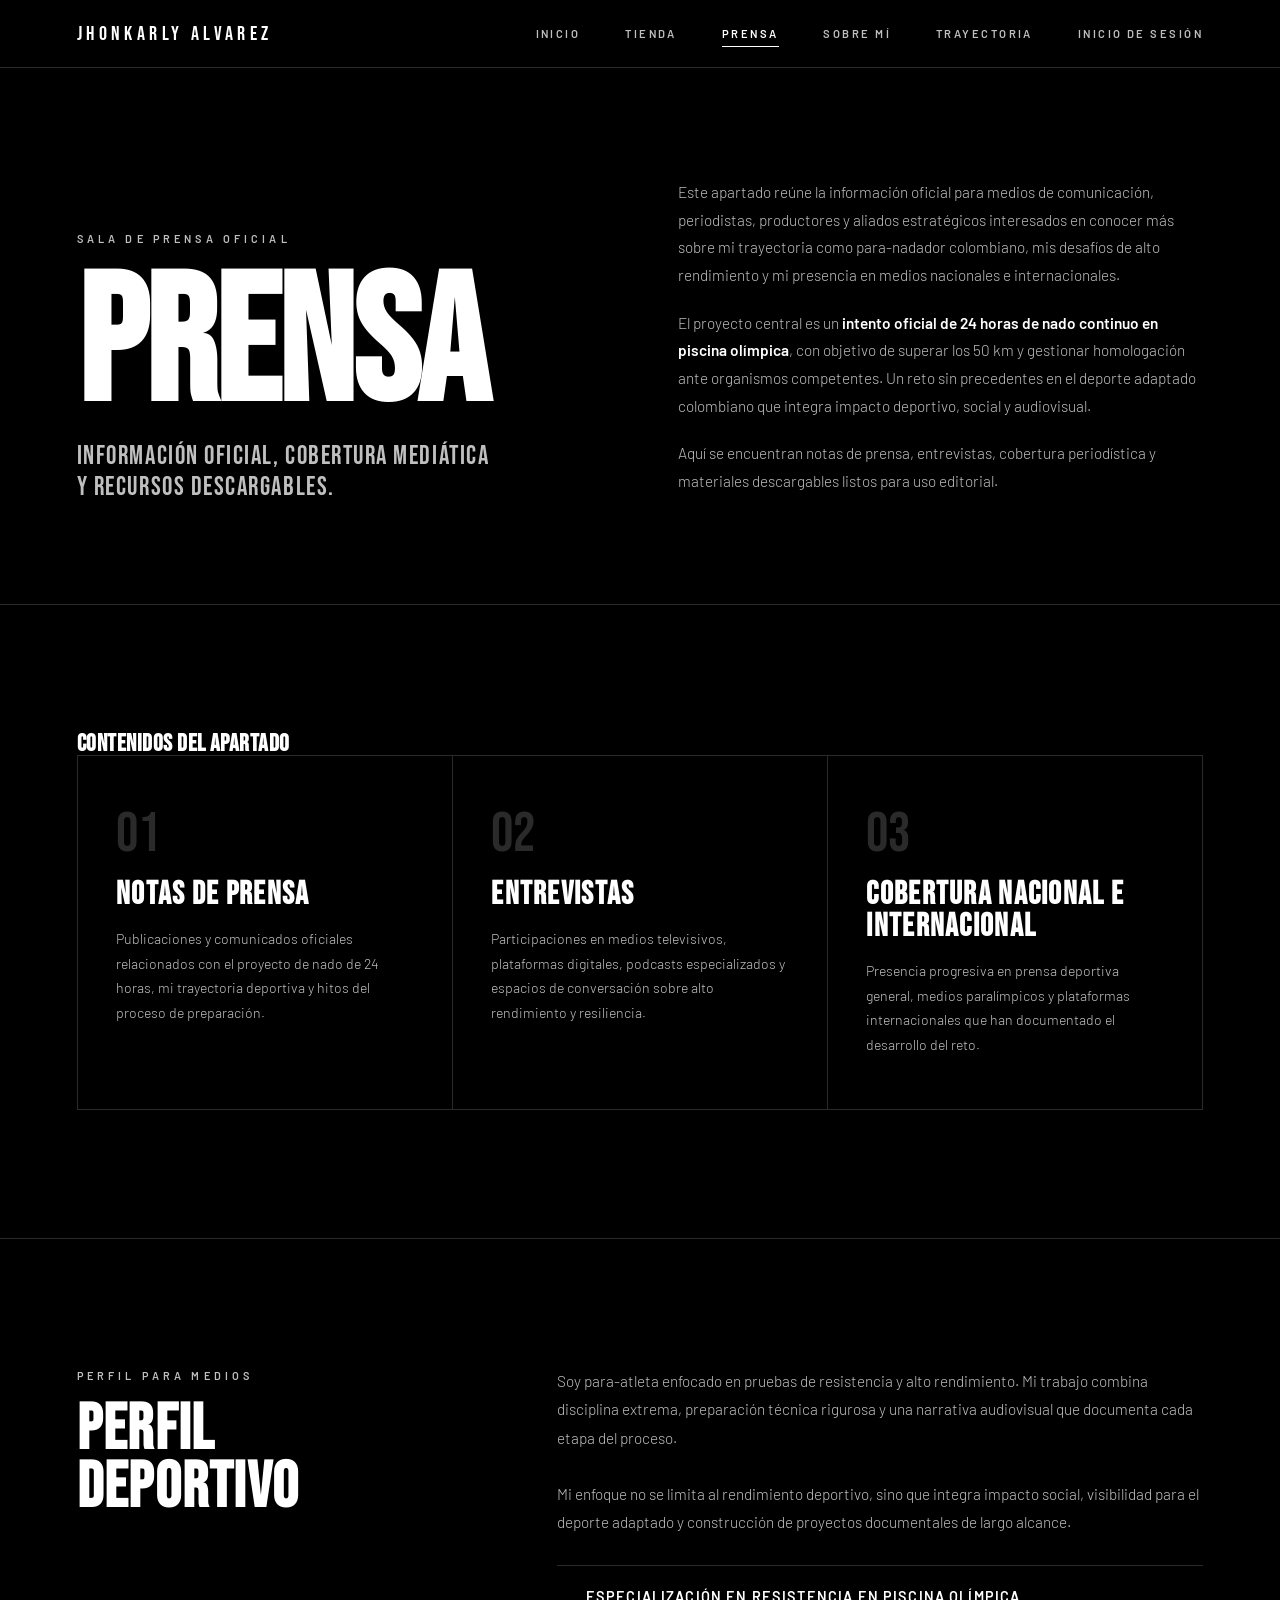
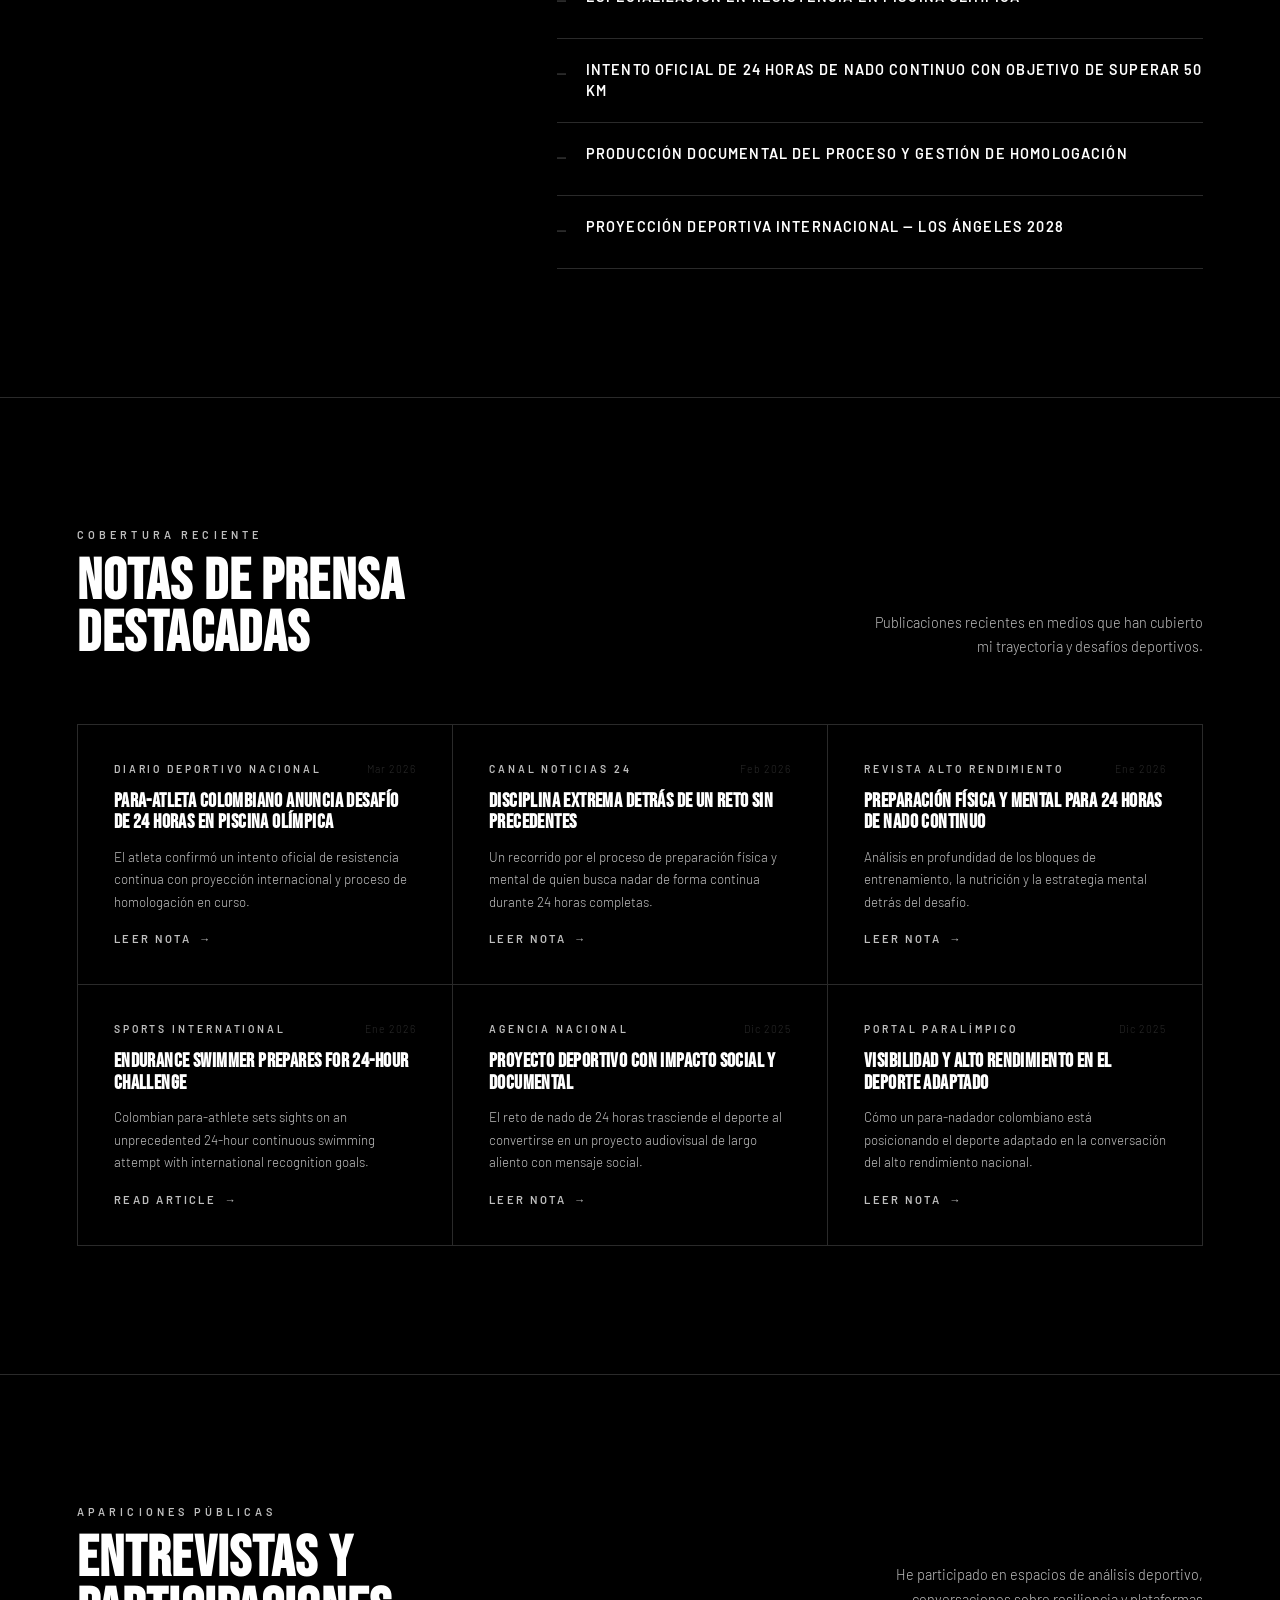
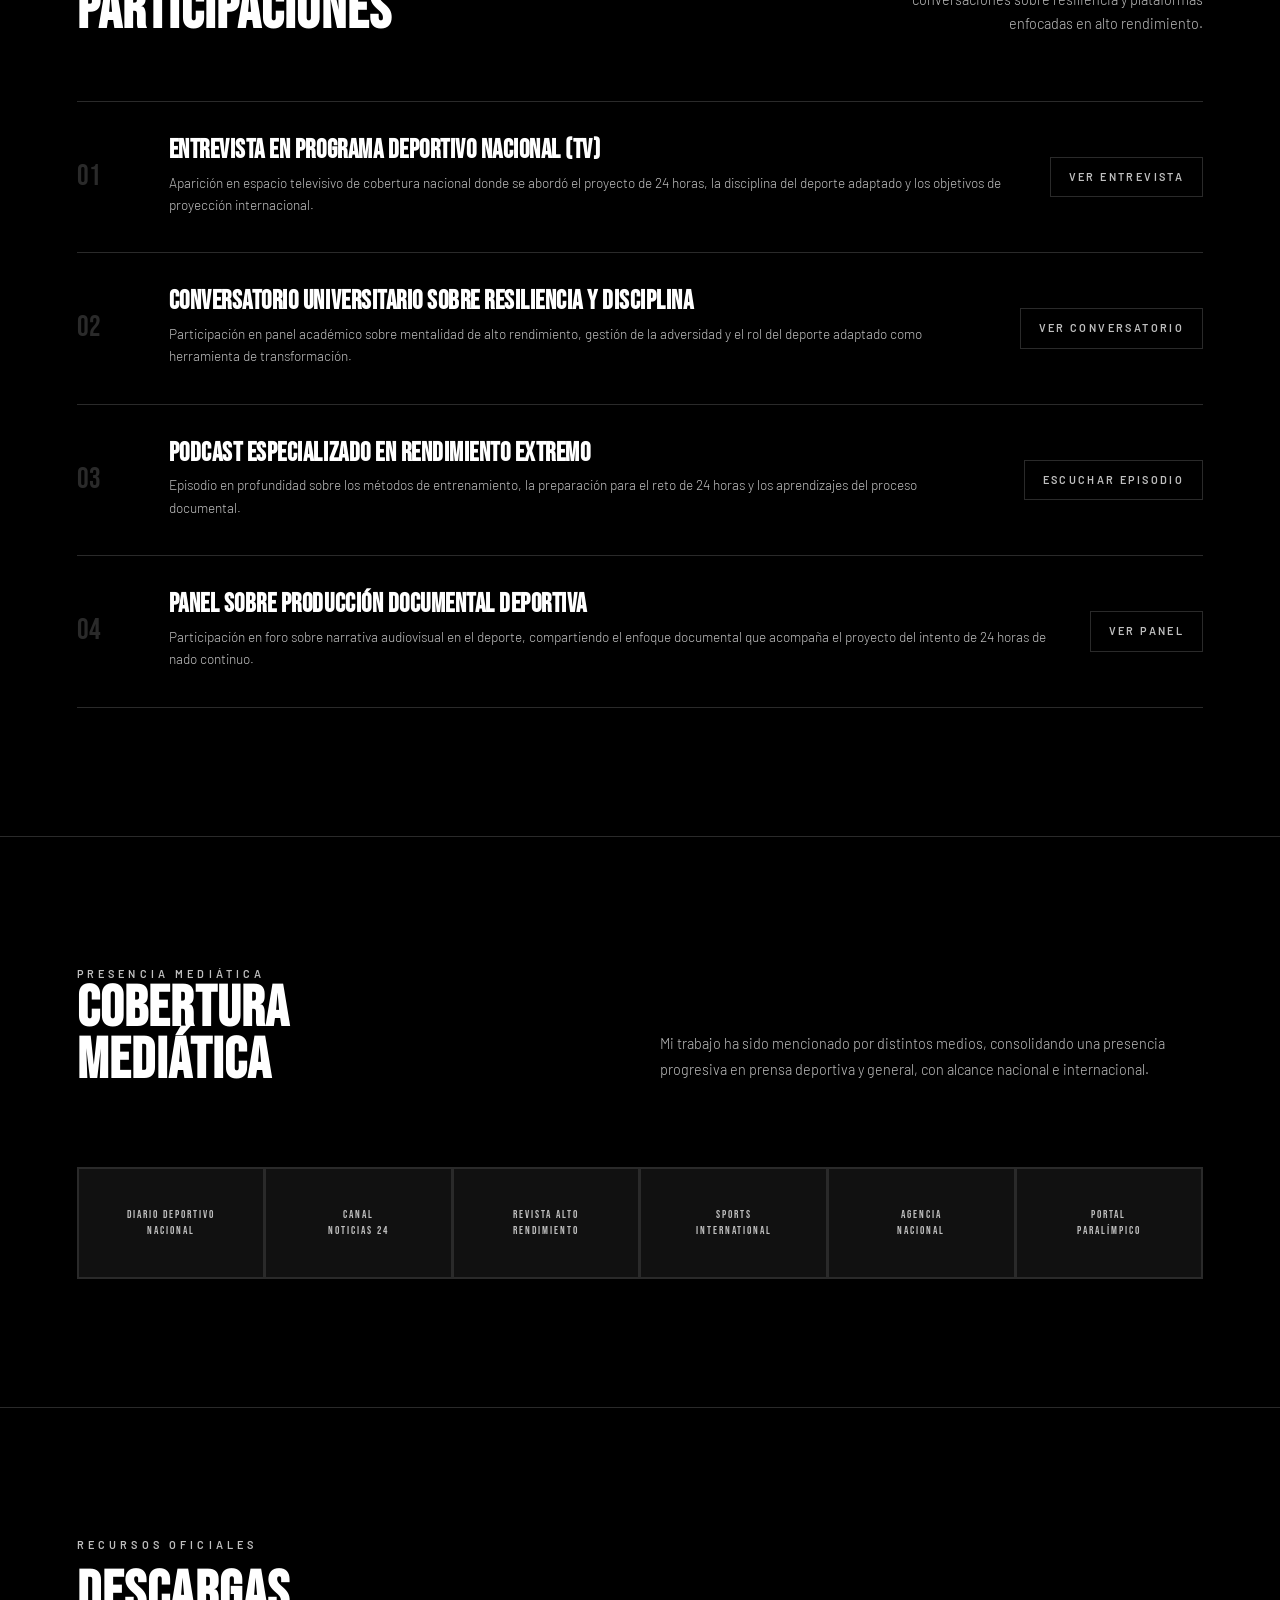
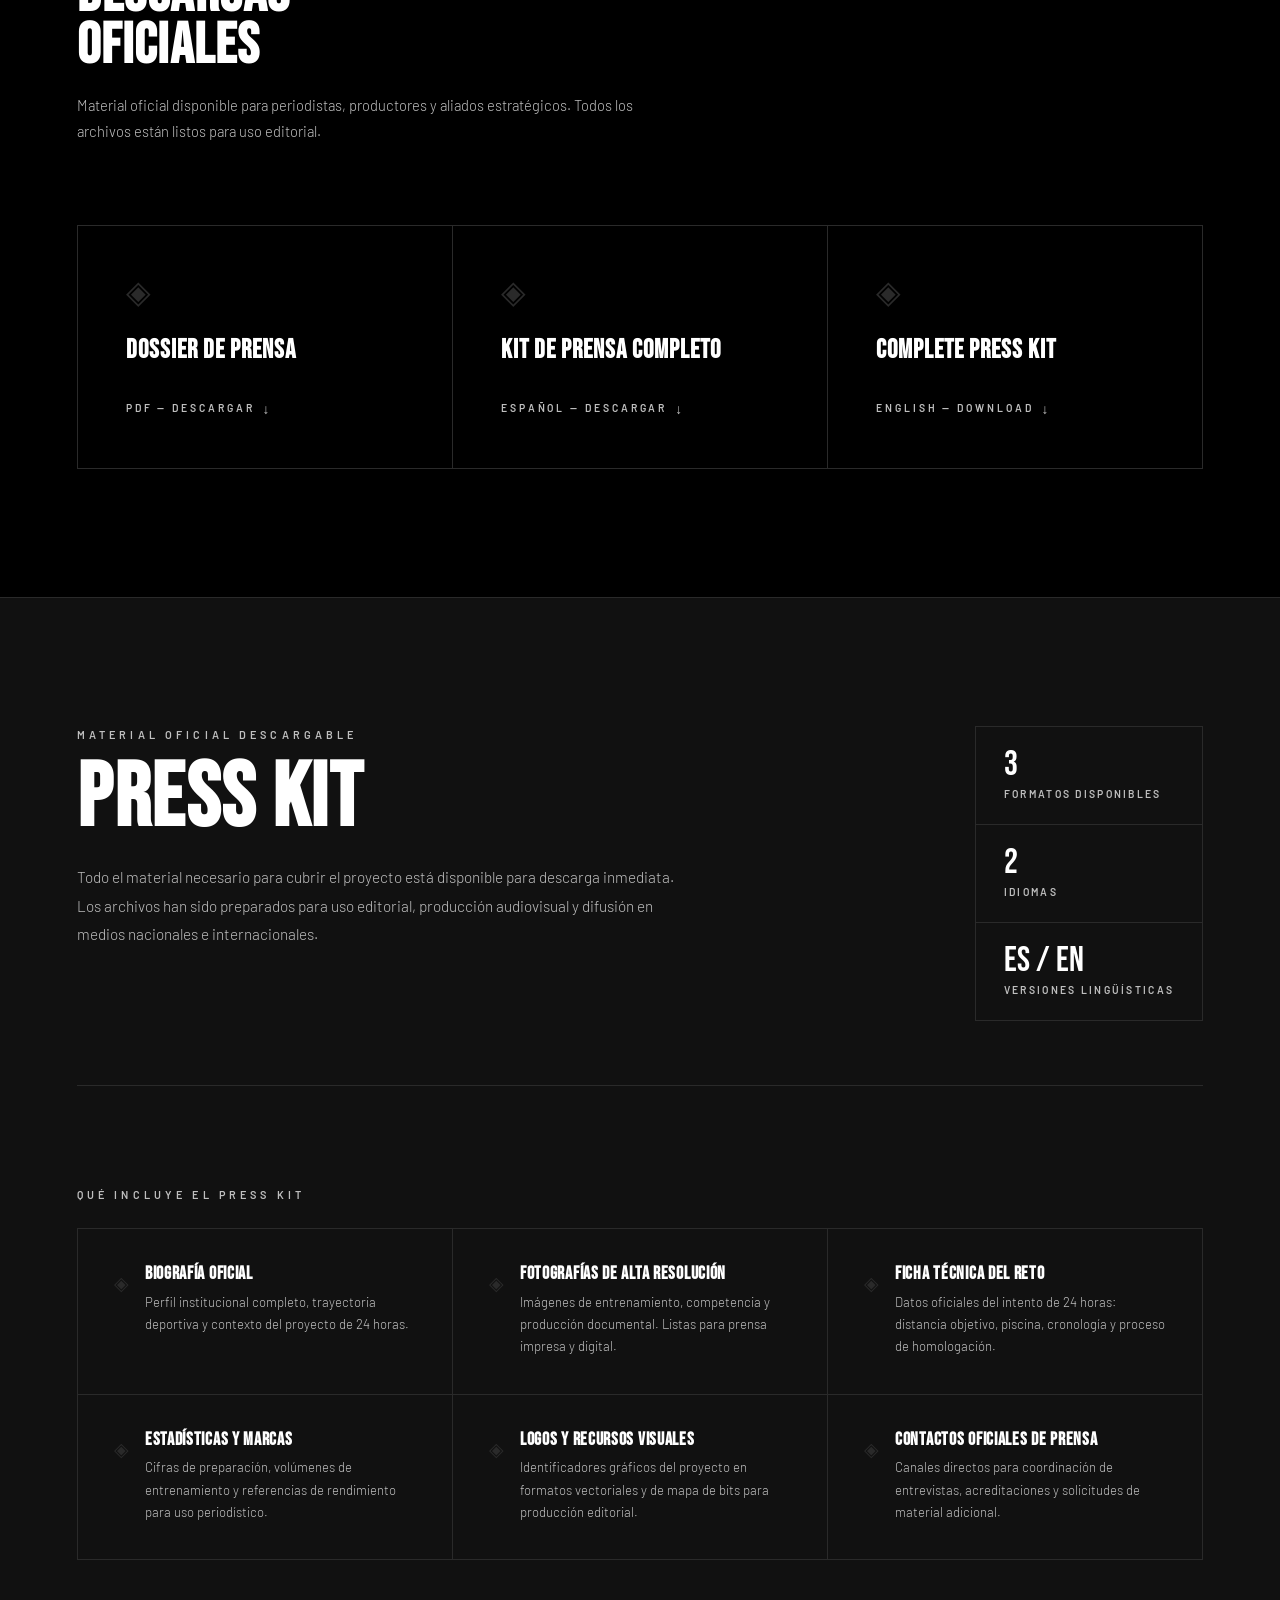
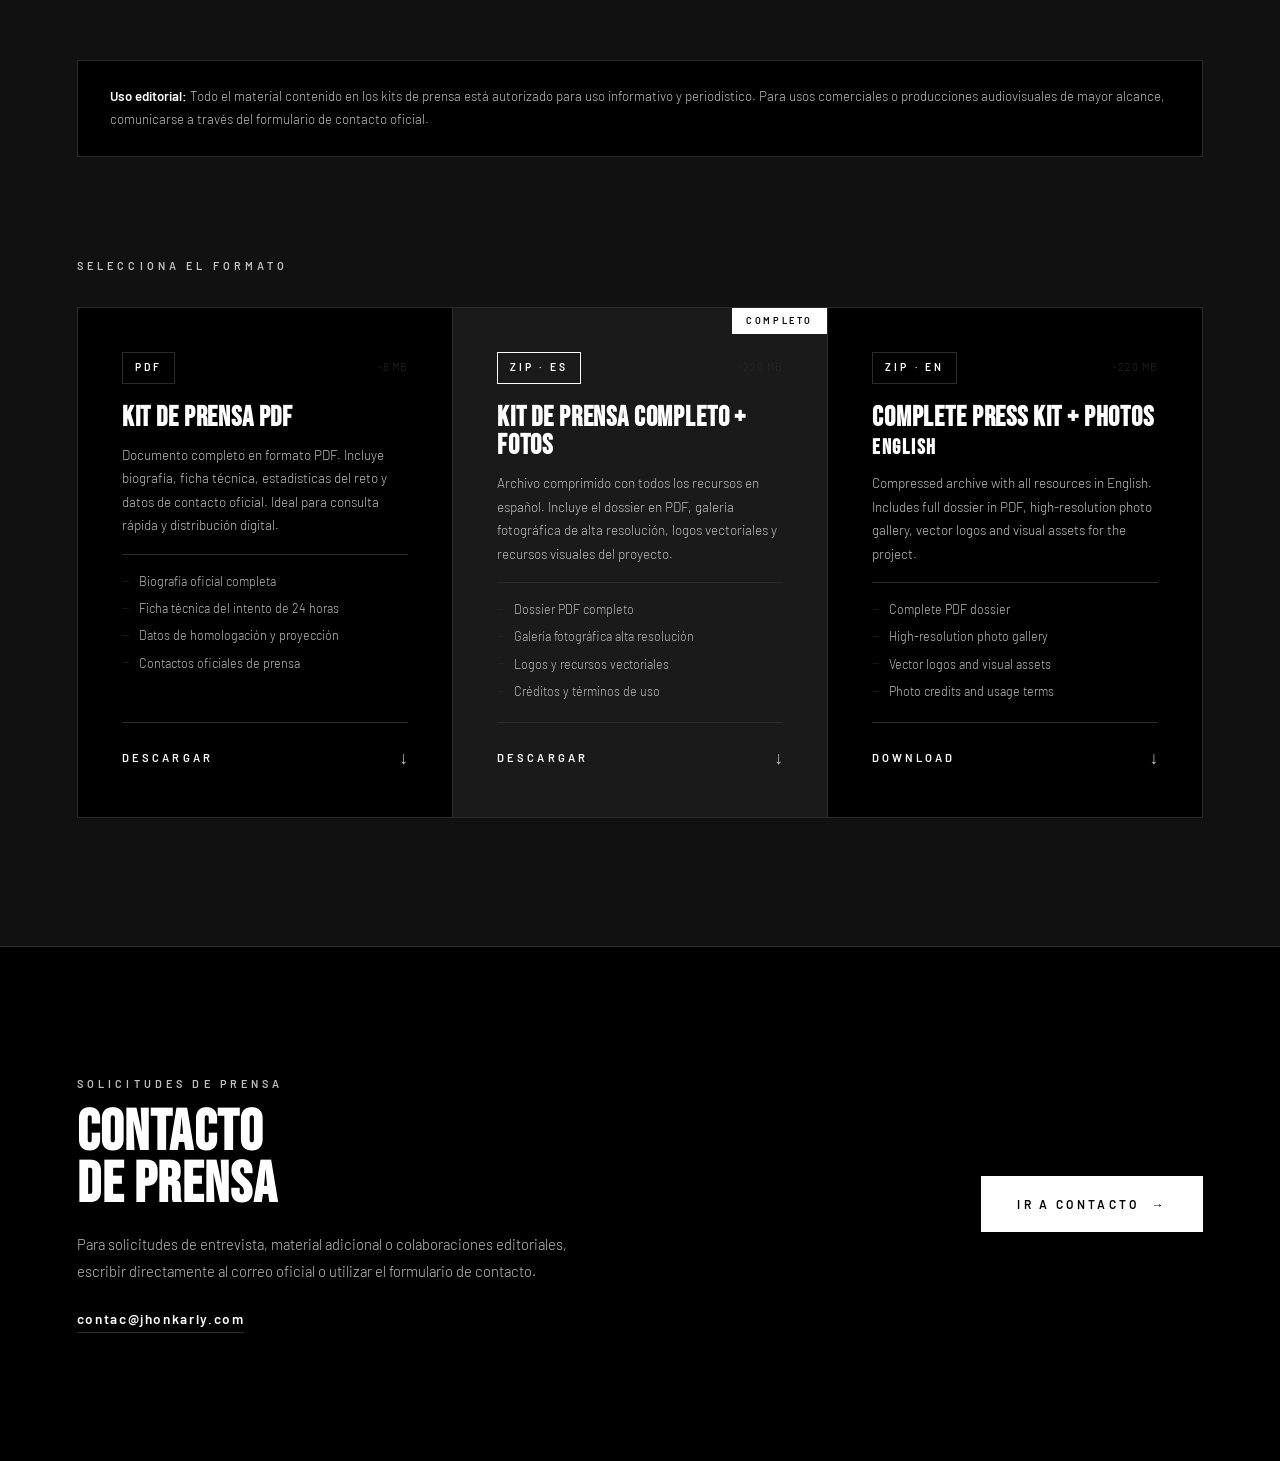
<file: public/prensa/index.html>
<!DOCTYPE html>
<html lang="es">
<head>
  <meta charset="UTF-8" />
  <meta name="viewport" content="width=device-width, initial-scale=1.0" />
  <meta http-equiv="X-UA-Compatible" content="IE=edge" />
  <title>Apartado de Prensa</title>
  <link rel="preconnect" href="https://fonts.googleapis.com" />
  <link rel="preconnect" href="https://fonts.gstatic.com" crossorigin />
  <link href="https://fonts.googleapis.com/css2?family=Bebas+Neue&family=Barlow:ital,wght@0,300;0,400;0,600;1,300&display=swap" rel="stylesheet" />
<style>
*, *::before, *::after { box-sizing: border-box; margin: 0; padding: 0; }
html { scroll-behavior: smooth; font-size: 16px; background: #000; }
body {
  background-color: #000000;
  color: #FFFFFF;
  font-family: 'Barlow', sans-serif;
  font-weight: 400;
  line-height: 1.7;
  -webkit-font-smoothing: antialiased;
  -moz-osx-font-smoothing: grayscale;
  overflow-x: hidden;
}
img { display: block; max-width: 100%; }
a { color: inherit; text-decoration: none; }
ul { list-style: none; }

:root {
  --c-black:   #000000;
  --c-white:   #FFFFFF;
  --c-g900:    #111111;
  --c-g800:    #1A1A1A;
  --c-g700:    #2A2A2A;
  --c-g300:    #BFBFBF;
  --c-g100:    #E6E6E6;
  --f-display: 'Bebas Neue', sans-serif;
  --f-body:    'Barlow', sans-serif;
  --section-py: clamp(80px, 10vw, 140px);
  --container:  1200px;
  --px:         clamp(24px, 6vw, 80px);
  --t: 0.35s cubic-bezier(0.16, 1, 0.3, 1);
}

h1, h2, h3, h4 {
  font-family: var(--f-display);
  text-transform: uppercase;
  letter-spacing: 0.02em;
  line-height: 0.93;
  color: var(--c-white);
}
p { font-family: var(--f-body); font-weight: 300; color: var(--c-g300); }
strong { font-weight: 600; color: var(--c-white); }

.container {
  max-width: var(--container);
  margin: 0 auto;
  padding: 0 var(--px);
}

.label {
  font-family: var(--f-body);
  font-size: 0.68rem;
  font-weight: 600;
  letter-spacing: 0.38em;
  text-transform: uppercase;
  color: var(--c-g300);
  display: block;
}

.section-divider {
  border: none;
  border-top: 1px solid var(--c-g700);
  margin: 0;
}

/* ── PRESS HERO ── */
.press-hero {
  padding: clamp(100px, 14vw, 180px) var(--px) clamp(60px, 8vw, 100px);
  border-bottom: 1px solid var(--c-g700);
}
.press-hero__inner {
  max-width: var(--container);
  margin: 0 auto;
  display: grid;
  grid-template-columns: 1fr 1fr;
  gap: clamp(40px, 6vw, 80px);
  align-items: end;
}
.press-hero__label {
  margin-bottom: 20px;
}
.press-hero__title {
  font-family: var(--f-display);
  font-size: clamp(5rem, 14vw, 13rem);
  line-height: 0.88;
  letter-spacing: -0.01em;
  color: var(--c-white);
  text-transform: uppercase;
}
.press-hero__subtitle {
  font-family: var(--f-display);
  font-size: clamp(1rem, 2vw, 1.6rem);
  letter-spacing: 0.06em;
  color: var(--c-g300);
  margin-top: 16px;
  line-height: 1.2;
}
.press-hero__body {
  display: flex;
  flex-direction: column;
  gap: 20px;
  padding-bottom: 8px;
}
.press-hero__body p {
  font-size: clamp(0.92rem, 1.2vw, 1.05rem);
  line-height: 1.8;
}

/* ── OVERVIEW CARDS ── */
.press-overview {
  padding: var(--section-py) var(--px);
  border-bottom: 1px solid var(--c-g700);
}
.press-overview__inner {
  max-width: var(--container);
  margin: 0 auto;
}
.press-overview__grid {
  display: grid;
  grid-template-columns: repeat(3, 1fr);
  gap: 1px;
  background: var(--c-g700);
  border: 1px solid var(--c-g700);
}
.overview-card {
  background: var(--c-black);
  padding: clamp(32px, 4vw, 52px) clamp(24px, 3vw, 40px);
  display: flex;
  flex-direction: column;
  gap: 16px;
  transition: background var(--t);
}
.overview-card:hover { background: var(--c-g900); }
.overview-card__num {
  font-family: var(--f-display);
  font-size: 3.5rem;
  color: var(--c-g700);
  line-height: 1;
}
.overview-card__title {
  font-family: var(--f-display);
  font-size: clamp(1.4rem, 2.5vw, 2rem);
  letter-spacing: 0.04em;
  color: var(--c-white);
  line-height: 1;
}
.overview-card__text {
  font-size: 0.88rem;
  line-height: 1.75;
  color: var(--c-g300);
}

/* ── PERFIL DEPORTIVO ── */
.press-profile {
  padding: var(--section-py) var(--px);
  border-bottom: 1px solid var(--c-g700);
}
.press-profile__inner {
  max-width: var(--container);
  margin: 0 auto;
  display: grid;
  grid-template-columns: 380px 1fr;
  gap: clamp(40px, 8vw, 100px);
  align-items: start;
}
.press-profile__head {
  position: sticky;
  top: 88px;
}
.press-profile__head .label { margin-bottom: 16px; }
.press-profile__head h2 {
  font-size: clamp(2.5rem, 5vw, 4.5rem);
  line-height: 0.9;
}
.press-profile__body p {
  font-size: clamp(0.92rem, 1.2vw, 1.05rem);
  line-height: 1.85;
  margin-bottom: 28px;
}
.press-profile__bullets {
  display: flex;
  flex-direction: column;
  gap: 0;
  border-top: 1px solid var(--c-g700);
}
.press-profile__bullet {
  display: flex;
  align-items: flex-start;
  gap: 20px;
  padding: 20px 0;
  border-bottom: 1px solid var(--c-g700);
}
.press-profile__bullet-mark {
  font-family: var(--f-display);
  font-size: 1.1rem;
  color: var(--c-g700);
  flex-shrink: 0;
  padding-top: 2px;
}
.press-profile__bullet-text {
  font-family: var(--f-body);
  font-weight: 600;
  font-size: 0.9rem;
  letter-spacing: 0.08em;
  text-transform: uppercase;
  color: var(--c-white);
  line-height: 1.5;
}

/* ── NOTAS DE PRENSA ── */
.press-news {
  padding: var(--section-py) var(--px);
  border-bottom: 1px solid var(--c-g700);
}
.press-news__inner { max-width: var(--container); margin: 0 auto; }
.press-section-header {
  display: flex;
  align-items: flex-end;
  justify-content: space-between;
  margin-bottom: clamp(40px, 6vw, 64px);
  gap: 20px;
}
.press-section-header__left .label { margin-bottom: 12px; }
.press-section-header__left h2 {
  font-size: clamp(2.2rem, 4.5vw, 4rem);
  line-height: 0.9;
}
.press-section-header__desc {
  font-size: 0.9rem;
  color: var(--c-g300);
  max-width: 340px;
  text-align: right;
  line-height: 1.7;
}
.news-grid {
  display: grid;
  grid-template-columns: repeat(3, 1fr);
  gap: 1px;
  background: var(--c-g700);
  border: 1px solid var(--c-g700);
}
.news-card {
  background: var(--c-black);
  padding: clamp(24px, 3vw, 36px);
  display: flex;
  flex-direction: column;
  gap: 12px;
  transition: background var(--t);
}
.news-card:hover { background: var(--c-g900); }
.news-card__meta {
  display: flex;
  justify-content: space-between;
  align-items: center;
  gap: 8px;
}
.news-card__source {
  font-family: var(--f-body);
  font-size: 0.65rem;
  font-weight: 600;
  letter-spacing: 0.28em;
  text-transform: uppercase;
  color: var(--c-g300);
}
.news-card__date {
  font-family: var(--f-body);
  font-size: 0.65rem;
  font-weight: 300;
  letter-spacing: 0.1em;
  color: var(--c-g700);
  white-space: nowrap;
}
.news-card__title {
  font-family: var(--f-display);
  font-size: clamp(1rem, 1.6vw, 1.35rem);
  letter-spacing: 0.02em;
  line-height: 1.05;
  color: var(--c-white);
}
.news-card__excerpt {
  font-size: 0.83rem;
  line-height: 1.7;
  color: var(--c-g300);
  flex: 1;
}
.news-card__link {
  display: inline-flex;
  align-items: center;
  gap: 8px;
  font-family: var(--f-body);
  font-size: 0.7rem;
  font-weight: 600;
  letter-spacing: 0.22em;
  text-transform: uppercase;
  color: var(--c-g300);
  margin-top: 4px;
  transition: color var(--t);
}
.news-card__link::after {
  content: '→';
  transition: transform var(--t);
}
.news-card:hover .news-card__link {
  color: var(--c-white);
}
.news-card:hover .news-card__link::after {
  transform: translateX(4px);
}

/* ── ENTREVISTAS ── */
.press-interviews {
  padding: var(--section-py) var(--px);
  border-bottom: 1px solid var(--c-g700);
}
.press-interviews__inner { max-width: var(--container); margin: 0 auto; }
.interviews-list {
  display: flex;
  flex-direction: column;
  gap: 0;
  border-top: 1px solid var(--c-g700);
  margin-top: clamp(40px, 6vw, 64px);
}
.interview-item {
  display: grid;
  grid-template-columns: 60px 1fr auto;
  gap: 24px 32px;
  align-items: center;
  padding: clamp(24px, 3vw, 36px) 0;
  border-bottom: 1px solid var(--c-g700);
  transition: background var(--t);
}
.interview-item:hover { background: transparent; }
.interview-num {
  font-family: var(--f-display);
  font-size: 1.8rem;
  color: var(--c-g700);
  line-height: 1;
}
.interview-content {}
.interview-content__title {
  font-family: var(--f-display);
  font-size: clamp(1.1rem, 2vw, 1.6rem);
  color: var(--c-white);
  line-height: 1;
  margin-bottom: 8px;
}
.interview-content__desc {
  font-size: 0.85rem;
  color: var(--c-g300);
  line-height: 1.65;
}
.interview-link {
  display: inline-flex;
  align-items: center;
  gap: 8px;
  font-family: var(--f-body);
  font-size: 0.68rem;
  font-weight: 600;
  letter-spacing: 0.22em;
  text-transform: uppercase;
  color: var(--c-g300);
  white-space: nowrap;
  border: 1px solid var(--c-g700);
  padding: 10px 18px;
  transition: border-color var(--t), color var(--t);
}
.interview-link:hover {
  border-color: var(--c-white);
  color: var(--c-white);
}

/* ── COBERTURA MEDIÁTICA ── */
.press-coverage {
  padding: var(--section-py) var(--px);
  border-bottom: 1px solid var(--c-g700);
}
.press-coverage__inner { max-width: var(--container); margin: 0 auto; }
.coverage-intro {
  display: grid;
  grid-template-columns: 1fr 1fr;
  gap: 40px;
  margin-bottom: clamp(48px, 7vw, 80px);
  align-items: end;
}
.coverage-intro h2 {
  font-size: clamp(2.2rem, 4.5vw, 4rem);
  line-height: 0.9;
}
.coverage-intro p {
  font-size: 0.9rem;
  line-height: 1.8;
  padding-bottom: 4px;
}
.logos-grid {
  display: grid;
  grid-template-columns: repeat(6, 1fr);
  gap: 1px;
  background: var(--c-g700);
  border: 1px solid var(--c-g700);
}
.logo-placeholder {
  background: var(--c-g900);
  border: 1px solid var(--c-g700);
  min-height: 110px;
  display: flex;
  align-items: center;
  justify-content: center;
  text-align: center;
  font-family: var(--f-display);
  font-size: 0.7rem;
  letter-spacing: 0.18em;
  text-transform: uppercase;
  line-height: 1.4;
  color: var(--c-g300);
  padding: 16px;
  transition: background var(--t), border-color var(--t), color var(--t);
}
.logo-placeholder:hover {
  background: var(--c-g800);
  border-color: var(--c-g300);
  color: var(--c-white);
}

/* ── DESCARGAS ── */
.press-downloads {
  padding: var(--section-py) var(--px);
  border-bottom: 1px solid var(--c-g700);
}
.press-downloads__inner { max-width: var(--container); margin: 0 auto; }
.downloads-header {
  margin-bottom: clamp(48px, 7vw, 80px);
}
.downloads-header .label { margin-bottom: 14px; }
.downloads-header h2 {
  font-size: clamp(2.2rem, 4.5vw, 4rem);
  line-height: 0.9;
}
.downloads-header p {
  font-size: 0.92rem;
  margin-top: 20px;
  max-width: 560px;
  line-height: 1.8;
}
.downloads-grid {
  display: grid;
  grid-template-columns: repeat(3, 1fr);
  gap: 1px;
  background: var(--c-g700);
  border: 1px solid var(--c-g700);
}
.download-btn {
  background: var(--c-black);
  display: flex;
  flex-direction: column;
  align-items: flex-start;
  justify-content: space-between;
  gap: 32px;
  padding: clamp(28px, 4vw, 48px);
  cursor: pointer;
  transition: background var(--t);
  min-height: 200px;
}
.download-btn:hover { background: var(--c-g900); }
.download-btn__icon {
  font-size: 2rem;
  line-height: 1;
  color: var(--c-g700);
}
.download-btn__label {
  font-family: var(--f-display);
  font-size: clamp(1.1rem, 2vw, 1.6rem);
  letter-spacing: 0.04em;
  color: var(--c-white);
  line-height: 1.05;
}
.download-btn__format {
  font-family: var(--f-body);
  font-size: 0.65rem;
  font-weight: 600;
  letter-spacing: 0.28em;
  text-transform: uppercase;
  color: var(--c-g300);
  display: flex;
  align-items: center;
  gap: 8px;
}
.download-btn__format::after {
  content: '↓';
  font-size: 0.85rem;
  transition: transform var(--t);
}
.download-btn:hover .download-btn__format::after {
  transform: translateY(3px);
}

/* ── CONTACTO PRENSA ── */
.press-contact {
  padding: var(--section-py) var(--px);
}
.press-contact__inner {
  max-width: var(--container);
  margin: 0 auto;
  display: grid;
  grid-template-columns: 1fr auto;
  align-items: center;
  gap: 40px;
}
.press-contact__left .label { margin-bottom: 14px; }
.press-contact__left h2 {
  font-size: clamp(2.2rem, 4.5vw, 4rem);
  line-height: 0.9;
  margin-bottom: 20px;
}
.press-contact__left p {
  font-size: 0.92rem;
  max-width: 520px;
  line-height: 1.8;
  margin-bottom: 20px;
}
.press-contact__email {
  display: inline-block;
  font-family: var(--f-body);
  font-size: 0.85rem;
  font-weight: 600;
  letter-spacing: 0.12em;
  color: var(--c-white);
  border-bottom: 1px solid var(--c-g700);
  padding-bottom: 2px;
  transition: color var(--t), border-color var(--t);
}
.press-contact__email:hover {
  color: var(--c-g300);
  border-color: var(--c-g300);
}
.btn-contact {
  display: inline-flex;
  align-items: center;
  gap: 12px;
  font-family: var(--f-body);
  font-size: 0.75rem;
  font-weight: 600;
  letter-spacing: 0.28em;
  text-transform: uppercase;
  color: var(--c-black);
  background: var(--c-white);
  padding: 18px 36px;
  white-space: nowrap;
  transition: background var(--t), color var(--t);
}
.btn-contact:hover {
  background: var(--c-g100);
}
.btn-contact::after { content: '→'; }

/* ── PRESS KIT SECTION ── */
.press-kit {
  padding: var(--section-py) var(--px);
  border-bottom: 1px solid var(--c-g700);
  background: var(--c-g900);
}
.press-kit__inner {
  max-width: var(--container);
  margin: 0 auto;
  display: flex;
  flex-direction: column;
  gap: clamp(60px, 8vw, 100px);
}

.press-kit__header {
  display: grid;
  grid-template-columns: 1fr auto;
  gap: 40px;
  align-items: start;
  padding-bottom: clamp(40px, 6vw, 64px);
  border-bottom: 1px solid var(--c-g700);
}
.press-kit__header-left .label { margin-bottom: 16px; }
.press-kit__header-left h2 {
  font-size: clamp(3rem, 7vw, 7rem);
  line-height: 0.88;
  margin-bottom: 24px;
}
.press-kit__intro {
  font-size: clamp(0.92rem, 1.2vw, 1.05rem);
  line-height: 1.85;
  max-width: 600px;
}
.press-kit__header-right {
  display: flex;
  flex-direction: column;
  gap: 0;
  border: 1px solid var(--c-g700);
  align-self: start;
  min-width: 200px;
}
.press-kit__stat {
  padding: 20px 28px;
  border-bottom: 1px solid var(--c-g700);
  display: flex;
  flex-direction: column;
  gap: 4px;
}
.press-kit__stat:last-child { border-bottom: none; }
.press-kit__stat-num {
  font-family: var(--f-display);
  font-size: 2.2rem;
  line-height: 1;
  color: var(--c-white);
}
.press-kit__stat-label {
  font-family: var(--f-body);
  font-size: 0.65rem;
  font-weight: 600;
  letter-spacing: 0.22em;
  text-transform: uppercase;
  color: var(--c-g300);
}

.press-kit__what {}
.press-kit__includes-grid {
  display: grid;
  grid-template-columns: repeat(3, 1fr);
  gap: 1px;
  background: var(--c-g700);
  border: 1px solid var(--c-g700);
  margin-top: 24px;
}
.press-kit__include-item {
  background: var(--c-g900);
  padding: clamp(24px, 3vw, 36px);
  display: flex;
  gap: 16px;
  align-items: flex-start;
  transition: background var(--t);
}
.press-kit__include-item:hover { background: var(--c-g800); }
.press-kit__include-icon {
  font-size: 1.2rem;
  color: var(--c-g700);
  flex-shrink: 0;
  padding-top: 2px;
  transition: color var(--t);
}
.press-kit__include-item:hover .press-kit__include-icon { color: var(--c-white); }
.press-kit__include-item h4 {
  font-family: var(--f-display);
  font-size: 1.1rem;
  letter-spacing: 0.04em;
  color: var(--c-white);
  margin-bottom: 8px;
  line-height: 1;
}
.press-kit__include-item p {
  font-size: 0.82rem;
  line-height: 1.7;
  color: var(--c-g300);
}

.press-kit__notice {
  border: 1px solid var(--c-g700);
  padding: 24px 32px;
  background: var(--c-black);
}
.press-kit__notice p {
  font-size: 0.83rem;
  line-height: 1.75;
  color: var(--c-g300);
}

.press-kit__downloads {}
.kit-cards {
  display: grid;
  grid-template-columns: repeat(3, 1fr);
  gap: 1px;
  background: var(--c-g700);
  border: 1px solid var(--c-g700);
}
.kit-card {
  background: var(--c-black);
  padding: clamp(28px, 3.5vw, 44px);
  display: flex;
  flex-direction: column;
  gap: 20px;
  position: relative;
  transition: background var(--t);
  cursor: pointer;
}
.kit-card:hover { background: var(--c-g800); }
.kit-card--featured { background: var(--c-g800); }
.kit-card--featured:hover { background: var(--c-g700); }

.kit-card__top {
  display: flex;
  justify-content: space-between;
  align-items: center;
}
.kit-card__format-badge {
  font-family: var(--f-body);
  font-size: 0.65rem;
  font-weight: 600;
  letter-spacing: 0.3em;
  text-transform: uppercase;
  color: var(--c-white);
  border: 1px solid var(--c-g700);
  padding: 6px 12px;
}
.kit-card--featured .kit-card__format-badge {
  border-color: var(--c-white);
}
.kit-card__size {
  font-family: var(--f-body);
  font-size: 0.65rem;
  font-weight: 300;
  letter-spacing: 0.1em;
  color: var(--c-g700);
}
.kit-card__featured-tag {
  position: absolute;
  top: 0; right: 0;
  font-family: var(--f-body);
  font-size: 0.58rem;
  font-weight: 600;
  letter-spacing: 0.28em;
  text-transform: uppercase;
  color: var(--c-black);
  background: var(--c-white);
  padding: 5px 14px;
}

.kit-card__body {
  display: flex;
  flex-direction: column;
  gap: 12px;
  flex: 1;
}
.kit-card__title {
  font-family: var(--f-display);
  font-size: clamp(1.3rem, 2.2vw, 1.8rem);
  letter-spacing: 0.03em;
  line-height: 1;
  color: var(--c-white);
}
.kit-card__desc {
  font-size: 0.84rem;
  line-height: 1.75;
  color: var(--c-g300);
}
.kit-card__list {
  display: flex;
  flex-direction: column;
  gap: 6px;
  margin-top: 4px;
  padding-top: 16px;
  border-top: 1px solid var(--c-g700);
}
.kit-card__list li {
  font-family: var(--f-body);
  font-size: 0.78rem;
  font-weight: 300;
  color: var(--c-g300);
  display: flex;
  align-items: center;
  gap: 10px;
}
.kit-card__list li::before {
  content: '—';
  font-size: 0.65rem;
  color: var(--c-g700);
  flex-shrink: 0;
}

.kit-card__cta {
  display: flex;
  align-items: center;
  justify-content: space-between;
  padding-top: 20px;
  border-top: 1px solid var(--c-g700);
  margin-top: auto;
}
.kit-card__cta-label {
  font-family: var(--f-body);
  font-size: 0.7rem;
  font-weight: 600;
  letter-spacing: 0.28em;
  text-transform: uppercase;
  color: var(--c-white);
  transition: color var(--t);
}
.kit-card__cta-arrow {
  font-size: 1.1rem;
  color: var(--c-g300);
  transition: transform var(--t), color var(--t);
}
.kit-card:hover .kit-card__cta-arrow {
  transform: translateY(4px);
  color: var(--c-white);
}

/* ── HEADER ── */
.site-header {
  position: fixed;
  top: 0; left: 0;
  width: 100%;
  z-index: 100;
  height: 68px;
  display: flex;
  align-items: center;
  justify-content: space-between;
  padding: 0 var(--px);
  background: rgba(0, 0, 0, 0.95);
  backdrop-filter: blur(20px);
  -webkit-backdrop-filter: blur(20px);
  border-bottom: 1px solid var(--c-g700);
}
.site-header__logo {
  font-family: var(--f-display);
  font-size: clamp(0.95rem, 1.6vw, 1.25rem);
  letter-spacing: 0.22em;
  font-weight: 400;
  color: var(--c-white);
  transition: color var(--t);
  flex-shrink: 0;
  text-transform: uppercase;
}
.site-header__logo:hover { color: var(--c-g300); }

.site-nav {
  display: flex;
  gap: clamp(24px, 3.5vw, 52px);
  align-items: center;
}
.site-nav a {
  font-family: var(--f-body);
  font-size: 0.7rem;
  font-weight: 600;
  letter-spacing: 0.22em;
  text-transform: uppercase;
  color: var(--c-g300);
  position: relative;
  transition: color var(--t);
  white-space: nowrap;
}
.site-nav a::after {
  content: '';
  position: absolute;
  bottom: -4px; left: 0;
  width: 0; height: 1px;
  background: var(--c-white);
  transition: width var(--t);
}
.site-nav a:hover,
.site-nav a[aria-current="page"] {
  color: var(--c-white);
}
.site-nav a:hover::after,
.site-nav a[aria-current="page"]::after {
  width: 100%;
}

/* ── RESPONSIVE ── */
@media (max-width: 1024px) {
  .press-hero__inner { grid-template-columns: 1fr; }
  .press-profile__inner { grid-template-columns: 1fr; }
  .press-profile__head { position: static; }
  .news-grid { grid-template-columns: repeat(2, 1fr); }
  .logos-grid { grid-template-columns: repeat(3, 1fr); }
  .downloads-grid { grid-template-columns: 1fr; }
  .press-contact__inner { grid-template-columns: 1fr; }
  .coverage-intro { grid-template-columns: 1fr; }
  .press-kit__header { grid-template-columns: 1fr; }
  .press-kit__includes-grid { grid-template-columns: repeat(2, 1fr); }
  .kit-cards { grid-template-columns: 1fr; }
  .site-footer__grid { grid-template-columns: 1fr 1fr; }
  .footer-brand { grid-column: span 2; }
}
@media (max-width: 768px) {
  .site-nav { display: none; }
  .press-overview__grid { grid-template-columns: 1fr; }
  .news-grid { grid-template-columns: 1fr; }
  .logos-grid { grid-template-columns: repeat(2, 1fr); }
  .interview-item { grid-template-columns: 40px 1fr; }
  .interview-link { grid-column: span 2; }
  .press-section-header { flex-direction: column; align-items: flex-start; }
  .press-section-header__desc { text-align: left; }
  .press-kit__includes-grid { grid-template-columns: 1fr; }
  .press-kit__header-right { width: 100%; }
  .site-footer__grid { grid-template-columns: 1fr; }
  .footer-brand { grid-column: span 1; }
  .site-footer__bottom { flex-direction: column; align-items: flex-start; gap: 12px; }
}
@media (max-width: 480px) {
  .logos-grid { grid-template-columns: repeat(2, 1fr); }
}
/* ── FOOTER ── */
.site-footer {
  background: var(--c-g900);
  border-top: 1px solid var(--c-g700);
  padding: clamp(60px, 8vw, 100px) var(--px) 0;
}
.site-footer__grid {
  max-width: var(--container);
  margin: 0 auto;
  display: grid;
  grid-template-columns: 2fr 1fr 1fr 1fr;
  gap: clamp(32px, 5vw, 64px);
  padding-bottom: clamp(48px, 6vw, 80px);
  border-bottom: 1px solid var(--c-g700);
}
.footer-brand {}
.footer-brand__name {
  font-family: var(--f-display);
  font-size: clamp(1rem, 1.8vw, 1.3rem);
  letter-spacing: 0.18em;
  color: var(--c-white);
  display: block;
  margin-bottom: 16px;
  transition: color var(--t);
}
.footer-brand__name:hover { color: var(--c-g300); }
.footer-brand__desc {
  font-size: 0.82rem;
  line-height: 1.75;
  color: var(--c-g300);
  max-width: 300px;
}
.footer-col {}
.footer-col__title {
  font-family: var(--f-body);
  font-size: 0.65rem;
  font-weight: 600;
  letter-spacing: 0.32em;
  text-transform: uppercase;
  color: var(--c-white);
  display: block;
  margin-bottom: 20px;
}
.footer-nav-list {
  display: flex;
  flex-direction: column;
  gap: 10px;
}
.footer-nav-list a {
  font-size: 0.83rem;
  color: var(--c-g300);
  transition: color var(--t);
}
.footer-nav-list a:hover { color: var(--c-white); }
.footer-socials {
  display: grid;
  grid-template-columns: repeat(2, 44px);
  gap: 8px;
}
.footer-social-link {
  display: flex;
  align-items: center;
  justify-content: center;
  width: 44px;
  height: 44px;
  border: 1px solid var(--c-g700);
  color: var(--c-g300);
  transition: border-color var(--t), color var(--t), background var(--t);
}
.footer-social-link:hover {
  border-color: var(--c-g300);
  color: var(--c-white);
  background: var(--c-g800);
}
.footer-social-link svg {
  width: 18px;
  height: 18px;
}
.site-footer__bottom {
  max-width: var(--container);
  margin: 0 auto;
  display: flex;
  align-items: center;
  justify-content: space-between;
  gap: 20px;
  padding: 24px 0 clamp(32px, 4vw, 48px);
}
.footer-copy {
  font-size: 0.75rem;
  color: var(--c-g700);
  letter-spacing: 0.04em;
}
.footer-legal {
  display: flex;
  gap: 24px;
}
.footer-legal a {
  font-size: 0.72rem;
  font-weight: 600;
  letter-spacing: 0.16em;
  text-transform: uppercase;
  color: var(--c-g700);
  transition: color var(--t);
}
.footer-legal a:hover { color: var(--c-white); }

</style>
</head>
<body>

<header class="site-header" role="banner">
    <a href="/" class="site-header__logo" aria-label="Jhonkarly ALVAREZ — Inicio">
      JHONKARLY ALVAREZ
    </a>
    <nav class="site-nav" aria-label="Navegación principal">
      <a href="/">Inicio</a>
      <a href="/tienda/">Tienda</a>
      <a href="/prensa/" aria-current="page">Prensa</a>
      <a href="/sobre-mi/">Sobre mí</a>
      <a href="/trayectoria/">Trayectoria</a>
      <a href="/login/">Inicio de sesión</a>
    </nav>
  </header>

  <main id="main-content">

  <section class="press-hero" aria-labelledby="press-title">
    <div class="press-hero__inner">
      <div class="press-hero__left">
        <span class="label press-hero__label">Sala de Prensa Oficial</span>
        <h1 class="press-hero__title" id="press-title">Prensa</h1>
        <p class="press-hero__subtitle">Información oficial, cobertura mediática<br>y recursos descargables.</p>
      </div>
      <div class="press-hero__body">
        <p>Este apartado reúne la información oficial para medios de comunicación, periodistas, productores y aliados estratégicos interesados en conocer más sobre mi trayectoria como para-nadador colombiano, mis desafíos de alto rendimiento y mi presencia en medios nacionales e internacionales.</p>
        <p>El proyecto central es un <strong>intento oficial de 24 horas de nado continuo en piscina olímpica</strong>, con objetivo de superar los 50 km y gestionar homologación ante organismos competentes. Un reto sin precedentes en el deporte adaptado colombiano que integra impacto deportivo, social y audiovisual.</p>
        <p>Aquí se encuentran notas de prensa, entrevistas, cobertura periodística y materiales descargables listos para uso editorial.</p>
      </div>
    </div>
  </section>

  <section class="press-overview" aria-labelledby="overview-title">
    <div class="press-overview__inner">
      <h2 id="overview-title" class="sr-only">Contenidos del apartado</h2>
      <div class="press-overview__grid">
        <div class="overview-card">
          <span class="overview-card__num">01</span>
          <h3 class="overview-card__title">Notas de Prensa</h3>
          <p class="overview-card__text">Publicaciones y comunicados oficiales relacionados con el proyecto de nado de 24 horas, mi trayectoria deportiva y hitos del proceso de preparación.</p>
        </div>
        <div class="overview-card">
          <span class="overview-card__num">02</span>
          <h3 class="overview-card__title">Entrevistas</h3>
          <p class="overview-card__text">Participaciones en medios televisivos, plataformas digitales, podcasts especializados y espacios de conversación sobre alto rendimiento y resiliencia.</p>
        </div>
        <div class="overview-card">
          <span class="overview-card__num">03</span>
          <h3 class="overview-card__title">Cobertura Nacional e Internacional</h3>
          <p class="overview-card__text">Presencia progresiva en prensa deportiva general, medios paralímpicos y plataformas internacionales que han documentado el desarrollo del reto.</p>
        </div>
      </div>
    </div>
  </section>

  <section class="press-profile" aria-labelledby="profile-title">
    <div class="press-profile__inner">
      <div class="press-profile__head">
        <span class="label">Perfil para medios</span>
        <h2 id="profile-title">Perfil<br>Deportivo</h2>
      </div>
      <div class="press-profile__body">
        <p>Soy para-atleta enfocado en pruebas de resistencia y alto rendimiento. Mi trabajo combina disciplina extrema, preparación técnica rigurosa y una narrativa audiovisual que documenta cada etapa del proceso.</p>
        <p>Mi enfoque no se limita al rendimiento deportivo, sino que integra impacto social, visibilidad para el deporte adaptado y construcción de proyectos documentales de largo alcance.</p>
        <ul class="press-profile__bullets">
          <li class="press-profile__bullet">
            <span class="press-profile__bullet-mark">—</span>
            <span class="press-profile__bullet-text">Especialización en resistencia en piscina olímpica</span>
          </li>
          <li class="press-profile__bullet">
            <span class="press-profile__bullet-mark">—</span>
            <span class="press-profile__bullet-text">Intento oficial de 24 horas de nado continuo con objetivo de superar 50 km</span>
          </li>
          <li class="press-profile__bullet">
            <span class="press-profile__bullet-mark">—</span>
            <span class="press-profile__bullet-text">Producción documental del proceso y gestión de homologación</span>
          </li>
          <li class="press-profile__bullet">
            <span class="press-profile__bullet-mark">—</span>
            <span class="press-profile__bullet-text">Proyección deportiva internacional — Los Ángeles 2028</span>
          </li>
        </ul>
      </div>
    </div>
  </section>

  <section class="press-news" aria-labelledby="news-title">
    <div class="press-news__inner">
      <div class="press-section-header">
        <div class="press-section-header__left">
          <span class="label">Cobertura reciente</span>
          <h2 id="news-title">Notas de Prensa<br>Destacadas</h2>
        </div>
        <p class="press-section-header__desc">Publicaciones recientes en medios que han cubierto mi trayectoria y desafíos deportivos.</p>
      </div>
      <div class="news-grid">

        <article class="news-card">
          <div class="news-card__meta">
            <span class="news-card__source">Diario Deportivo Nacional</span>
            <span class="news-card__date">Mar 2026</span>
          </div>
          <h3 class="news-card__title">Para-atleta colombiano anuncia desafío de 24 horas en piscina olímpica</h3>
          <p class="news-card__excerpt">El atleta confirmó un intento oficial de resistencia continua con proyección internacional y proceso de homologación en curso.</p>
          <a href="#" target="_blank" rel="noopener noreferrer" class="news-card__link">Leer nota</a>
        </article>

        <article class="news-card">
          <div class="news-card__meta">
            <span class="news-card__source">Canal Noticias 24</span>
            <span class="news-card__date">Feb 2026</span>
          </div>
          <h3 class="news-card__title">Disciplina extrema detrás de un reto sin precedentes</h3>
          <p class="news-card__excerpt">Un recorrido por el proceso de preparación física y mental de quien busca nadar de forma continua durante 24 horas completas.</p>
          <a href="#" target="_blank" rel="noopener noreferrer" class="news-card__link">Leer nota</a>
        </article>

        <article class="news-card">
          <div class="news-card__meta">
            <span class="news-card__source">Revista Alto Rendimiento</span>
            <span class="news-card__date">Ene 2026</span>
          </div>
          <h3 class="news-card__title">Preparación física y mental para 24 horas de nado continuo</h3>
          <p class="news-card__excerpt">Análisis en profundidad de los bloques de entrenamiento, la nutrición y la estrategia mental detrás del desafío.</p>
          <a href="#" target="_blank" rel="noopener noreferrer" class="news-card__link">Leer nota</a>
        </article>

        <article class="news-card">
          <div class="news-card__meta">
            <span class="news-card__source">Sports International</span>
            <span class="news-card__date">Ene 2026</span>
          </div>
          <h3 class="news-card__title">Endurance swimmer prepares for 24-hour challenge</h3>
          <p class="news-card__excerpt">Colombian para-athlete sets sights on an unprecedented 24-hour continuous swimming attempt with international recognition goals.</p>
          <a href="#" target="_blank" rel="noopener noreferrer" class="news-card__link">Read article</a>
        </article>

        <article class="news-card">
          <div class="news-card__meta">
            <span class="news-card__source">Agencia Nacional</span>
            <span class="news-card__date">Dic 2025</span>
          </div>
          <h3 class="news-card__title">Proyecto deportivo con impacto social y documental</h3>
          <p class="news-card__excerpt">El reto de nado de 24 horas trasciende el deporte al convertirse en un proyecto audiovisual de largo aliento con mensaje social.</p>
          <a href="#" target="_blank" rel="noopener noreferrer" class="news-card__link">Leer nota</a>
        </article>

        <article class="news-card">
          <div class="news-card__meta">
            <span class="news-card__source">Portal Paralímpico</span>
            <span class="news-card__date">Dic 2025</span>
          </div>
          <h3 class="news-card__title">Visibilidad y alto rendimiento en el deporte adaptado</h3>
          <p class="news-card__excerpt">Cómo un para-nadador colombiano está posicionando el deporte adaptado en la conversación del alto rendimiento nacional.</p>
          <a href="#" target="_blank" rel="noopener noreferrer" class="news-card__link">Leer nota</a>
        </article>

      </div>
    </div>
  </section>

  <section class="press-interviews" aria-labelledby="interviews-title">
    <div class="press-interviews__inner">
      <div class="press-section-header">
        <div class="press-section-header__left">
          <span class="label">Apariciones públicas</span>
          <h2 id="interviews-title">Entrevistas y<br>Participaciones</h2>
        </div>
        <p class="press-section-header__desc">He participado en espacios de análisis deportivo, conversaciones sobre resiliencia y plataformas enfocadas en alto rendimiento.</p>
      </div>
      <ul class="interviews-list">

        <li class="interview-item">
          <span class="interview-num">01</span>
          <div class="interview-content">
            <h3 class="interview-content__title">Entrevista en programa deportivo nacional (TV)</h3>
            <p class="interview-content__desc">Aparición en espacio televisivo de cobertura nacional donde se abordó el proyecto de 24 horas, la disciplina del deporte adaptado y los objetivos de proyección internacional.</p>
          </div>
          <a href="#" target="_blank" rel="noopener noreferrer" class="interview-link">Ver entrevista</a>
        </li>

        <li class="interview-item">
          <span class="interview-num">02</span>
          <div class="interview-content">
            <h3 class="interview-content__title">Conversatorio universitario sobre resiliencia y disciplina</h3>
            <p class="interview-content__desc">Participación en panel académico sobre mentalidad de alto rendimiento, gestión de la adversidad y el rol del deporte adaptado como herramienta de transformación.</p>
          </div>
          <a href="#" target="_blank" rel="noopener noreferrer" class="interview-link">Ver conversatorio</a>
        </li>

        <li class="interview-item">
          <span class="interview-num">03</span>
          <div class="interview-content">
            <h3 class="interview-content__title">Podcast especializado en rendimiento extremo</h3>
            <p class="interview-content__desc">Episodio en profundidad sobre los métodos de entrenamiento, la preparación para el reto de 24 horas y los aprendizajes del proceso documental.</p>
          </div>
          <a href="#" target="_blank" rel="noopener noreferrer" class="interview-link">Escuchar episodio</a>
        </li>

        <li class="interview-item">
          <span class="interview-num">04</span>
          <div class="interview-content">
            <h3 class="interview-content__title">Panel sobre producción documental deportiva</h3>
            <p class="interview-content__desc">Participación en foro sobre narrativa audiovisual en el deporte, compartiendo el enfoque documental que acompaña el proyecto del intento de 24 horas de nado continuo.</p>
          </div>
          <a href="#" target="_blank" rel="noopener noreferrer" class="interview-link">Ver panel</a>
        </li>

      </ul>
    </div>
  </section>

  <section class="press-coverage" aria-labelledby="coverage-title">
    <div class="press-coverage__inner">
      <div class="coverage-intro">
        <div>
          <span class="label">Presencia mediática</span>
          <h2 id="coverage-title">Cobertura<br>Mediática</h2>
        </div>
        <p>Mi trabajo ha sido mencionado por distintos medios, consolidando una presencia progresiva en prensa deportiva y general, con alcance nacional e internacional.</p>
      </div>
      <div class="logos-grid">
        <div class="logo-placeholder">Diario Deportivo<br>Nacional</div>
        <div class="logo-placeholder">Canal<br>Noticias 24</div>
        <div class="logo-placeholder">Revista Alto<br>Rendimiento</div>
        <div class="logo-placeholder">Sports<br>International</div>
        <div class="logo-placeholder">Agencia<br>Nacional</div>
        <div class="logo-placeholder">Portal<br>Paralímpico</div>
      </div>
    </div>
  </section>

  <section class="press-downloads" aria-labelledby="downloads-title">
    <div class="press-downloads__inner">
      <div class="downloads-header">
        <span class="label">Recursos oficiales</span>
        <h2 id="downloads-title">Descargas<br>Oficiales</h2>
        <p>Material oficial disponible para periodistas, productores y aliados estratégicos. Todos los archivos están listos para uso editorial.</p>
      </div>
      <div class="downloads-grid">
        <a href="#" class="download-btn" aria-label="Descargar Dossier de Prensa en PDF">
          <span class="download-btn__icon">◈</span>
          <h3 class="download-btn__label">Dossier de Prensa</h3>
          <span class="download-btn__format">PDF — Descargar</span>
        </a>
        <a href="#" class="download-btn" aria-label="Descargar Kit de Prensa Completo en Español">
          <span class="download-btn__icon">◈</span>
          <h3 class="download-btn__label">Kit de Prensa Completo</h3>
          <span class="download-btn__format">Español — Descargar</span>
        </a>
        <a href="#" class="download-btn" aria-label="Download Complete Press Kit in English">
          <span class="download-btn__icon">◈</span>
          <h3 class="download-btn__label">Complete Press Kit</h3>
          <span class="download-btn__format">English — Download</span>
        </a>
      </div>
    </div>
  </section>

  <section class="press-kit" aria-labelledby="presskit-title">
    <div class="press-kit__inner">

      <div class="press-kit__header">
        <div class="press-kit__header-left">
          <span class="label">Material oficial descargable</span>
          <h2 id="presskit-title">Press Kit</h2>
          <p class="press-kit__intro">Todo el material necesario para cubrir el proyecto está disponible para descarga inmediata. Los archivos han sido preparados para uso editorial, producción audiovisual y difusión en medios nacionales e internacionales.</p>
        </div>
        <div class="press-kit__header-right">
          <div class="press-kit__stat">
            <span class="press-kit__stat-num">3</span>
            <span class="press-kit__stat-label">Formatos disponibles</span>
          </div>
          <div class="press-kit__stat">
            <span class="press-kit__stat-num">2</span>
            <span class="press-kit__stat-label">Idiomas</span>
          </div>
          <div class="press-kit__stat">
            <span class="press-kit__stat-num">ES / EN</span>
            <span class="press-kit__stat-label">Versiones lingüísticas</span>
          </div>
        </div>
      </div>

      <div class="press-kit__what">
        <span class="label" style="margin-bottom:20px;">Qué incluye el Press Kit</span>
        <div class="press-kit__includes-grid">
          <div class="press-kit__include-item">
            <span class="press-kit__include-icon">◈</span>
            <div>
              <h4>Biografía oficial</h4>
              <p>Perfil institucional completo, trayectoria deportiva y contexto del proyecto de 24 horas.</p>
            </div>
          </div>
          <div class="press-kit__include-item">
            <span class="press-kit__include-icon">◈</span>
            <div>
              <h4>Fotografías de alta resolución</h4>
              <p>Imágenes de entrenamiento, competencia y producción documental. Listas para prensa impresa y digital.</p>
            </div>
          </div>
          <div class="press-kit__include-item">
            <span class="press-kit__include-icon">◈</span>
            <div>
              <h4>Ficha técnica del reto</h4>
              <p>Datos oficiales del intento de 24 horas: distancia objetivo, piscina, cronología y proceso de homologación.</p>
            </div>
          </div>
          <div class="press-kit__include-item">
            <span class="press-kit__include-icon">◈</span>
            <div>
              <h4>Estadísticas y marcas</h4>
              <p>Cifras de preparación, volúmenes de entrenamiento y referencias de rendimiento para uso periodístico.</p>
            </div>
          </div>
          <div class="press-kit__include-item">
            <span class="press-kit__include-icon">◈</span>
            <div>
              <h4>Logos y recursos visuales</h4>
              <p>Identificadores gráficos del proyecto en formatos vectoriales y de mapa de bits para producción editorial.</p>
            </div>
          </div>
          <div class="press-kit__include-item">
            <span class="press-kit__include-icon">◈</span>
            <div>
              <h4>Contactos oficiales de prensa</h4>
              <p>Canales directos para coordinación de entrevistas, acreditaciones y solicitudes de material adicional.</p>
            </div>
          </div>
        </div>
      </div>

      <div class="press-kit__notice">
        <p><strong>Uso editorial:</strong> Todo el material contenido en los kits de prensa está autorizado para uso informativo y periodístico. Para usos comerciales o producciones audiovisuales de mayor alcance, comunicarse a través del formulario de contacto oficial.</p>
      </div>

      <div class="press-kit__downloads">
        <span class="label" style="margin-bottom:32px;">Selecciona el formato</span>
        <div class="kit-cards">

          <a href="#" class="kit-card" aria-label="Descargar Kit de Prensa en PDF">
            <div class="kit-card__top">
              <div class="kit-card__format-badge">PDF</div>
              <div class="kit-card__size">~8 MB</div>
            </div>
            <div class="kit-card__body">
              <h3 class="kit-card__title">Kit de Prensa PDF</h3>
              <p class="kit-card__desc">Documento completo en formato PDF. Incluye biografía, ficha técnica, estadísticas del reto y datos de contacto oficial. Ideal para consulta rápida y distribución digital.</p>
              <ul class="kit-card__list">
                <li>Biografía oficial completa</li>
                <li>Ficha técnica del intento de 24 horas</li>
                <li>Datos de homologación y proyección</li>
                <li>Contactos oficiales de prensa</li>
              </ul>
            </div>
            <div class="kit-card__cta">
              <span class="kit-card__cta-label">Descargar</span>
              <span class="kit-card__cta-arrow">↓</span>
            </div>
          </a>

          <a href="#" class="kit-card kit-card--featured" aria-label="Descargar Kit de Prensa comprimido con fotos en Español">
            <div class="kit-card__top">
              <div class="kit-card__format-badge">ZIP · ES</div>
              <div class="kit-card__size">~220 MB</div>
            </div>
            <div class="kit-card__featured-tag">Completo</div>
            <div class="kit-card__body">
              <h3 class="kit-card__title">Kit de Prensa Completo + Fotos</h3>
              <p class="kit-card__desc">Archivo comprimido con todos los recursos en español. Incluye el dossier en PDF, galería fotográfica de alta resolución, logos vectoriales y recursos visuales del proyecto.</p>
              <ul class="kit-card__list">
                <li>Dossier PDF completo</li>
                <li>Galería fotográfica alta resolución</li>
                <li>Logos y recursos vectoriales</li>
                <li>Créditos y términos de uso</li>
              </ul>
            </div>
            <div class="kit-card__cta">
              <span class="kit-card__cta-label">Descargar</span>
              <span class="kit-card__cta-arrow">↓</span>
            </div>
          </a>

          <a href="#" class="kit-card" aria-label="Download Complete Press Kit with Photos in English">
            <div class="kit-card__top">
              <div class="kit-card__format-badge">ZIP · EN</div>
              <div class="kit-card__size">~220 MB</div>
            </div>
            <div class="kit-card__body">
              <h3 class="kit-card__title">Complete Press Kit + Photos <span style="font-size:0.75em;letter-spacing:0.08em;">English</span></h3>
              <p class="kit-card__desc">Compressed archive with all resources in English. Includes full dossier in PDF, high-resolution photo gallery, vector logos and visual assets for the project.</p>
              <ul class="kit-card__list">
                <li>Complete PDF dossier</li>
                <li>High-resolution photo gallery</li>
                <li>Vector logos and visual assets</li>
                <li>Photo credits and usage terms</li>
              </ul>
            </div>
            <div class="kit-card__cta">
              <span class="kit-card__cta-label">Download</span>
              <span class="kit-card__cta-arrow">↓</span>
            </div>
          </a>

        </div>
      </div>

    </div>
  </section>

  <section class="press-contact" aria-labelledby="contact-press-title">
    <div class="press-contact__inner">
      <div class="press-contact__left">
        <span class="label">Solicitudes de prensa</span>
        <h2 id="contact-press-title">Contacto<br>de Prensa</h2>
        <p>Para solicitudes de entrevista, material adicional o colaboraciones editoriales, escribir directamente al correo oficial o utilizar el formulario de contacto.</p>
        <a href="mailto:contac@jhonkarly.com" class="press-contact__email" aria-label="Enviar correo a contac@jhonkarly.com">
          contac@jhonkarly.com
        </a>
      </div>
      <a href="/contacto/" class="btn-contact">Ir a Contacto</a>
    </div>
  </section>

</main>

</body>
</html>
</file>
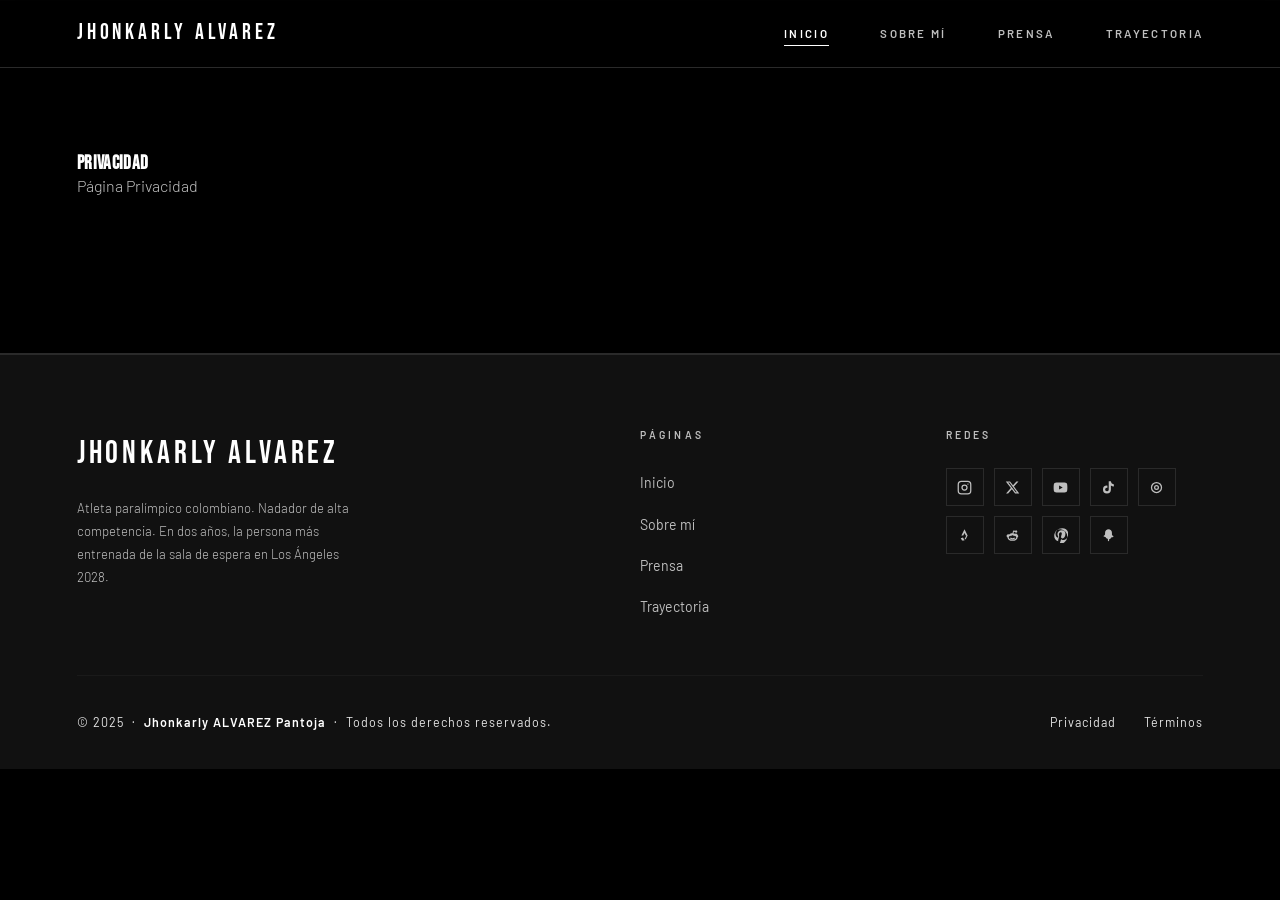
<file: public/privacidad/index.html>
<!DOCTYPE html>
<html lang="es">
<head>

  <!-- ============================================================
       JHONKARLY ALVAREZ — jhonkarly.com
       Diseño: Monocromático Editorial | Director Creativo + Arquitecto Frontend
       Versión: 1.0 Final — Archivo autocontenido (sin dependencias externas de assets)
       ============================================================ -->

  <meta charset="UTF-8" />
  <meta name="viewport" content="width=device-width, initial-scale=1.0" />
  <meta http-equiv="X-UA-Compatible" content="IE=edge" />

  <!-- SEO -->
  <title>Jhonkarly ALVAREZ | Atleta Paralímpico Colombiano</title>
  <meta name="description" content="Jhonkarly ALVAREZ Pantoja, nadador paralímpico colombiano. Voluntad de acero. Rumbo a Los Ángeles 2028." />
  <meta name="robots" content="index, follow" />

  <!-- Tipografías -->
  <link rel="preconnect" href="https://fonts.googleapis.com" />
  <link rel="preconnect" href="https://fonts.gstatic.com" crossorigin />
  <link href="https://fonts.googleapis.com/css2?family=Bebas+Neue&family=Barlow:ital,wght@0,300;0,400;0,600;1,300&display=swap" rel="stylesheet" />

<style>

/* ================================================================
   1. RESET & BASE
   Justificación: reset mínimo y efectivo, sin librerías externas.
   box-sizing universal previene errores de layout en todos los
   elementos sin excepción.
================================================================ */

*, *::before, *::after {
  box-sizing: border-box;
  margin: 0;
  padding: 0;
}

html {
  scroll-behavior: smooth;
  font-size: 16px;
  background: #000;
}

body {
  background-color: #000000;
  color: #FFFFFF;
  font-family: 'Barlow', sans-serif;
  font-weight: 400;
  line-height: 1.7;
  -webkit-font-smoothing: antialiased;
  -moz-osx-font-smoothing: grayscale;
  overflow-x: hidden;
}

img { display: block; max-width: 100%; }
a { color: inherit; text-decoration: none; }
ul { list-style: none; }

/* ================================================================
   2. DESIGN TOKENS — PALETA MONOCROMÁTICA ESTRICTA
   Una sola fuente de verdad para colores, espaciados y tipografías.
   Cambiar aquí propaga al 100% del diseño.
================================================================ */

:root {
  /* Negros y blancos puros */
  --c-black:   #000000;
  --c-white:   #FFFFFF;

  /* Escala de grises */
  --c-g900:    #111111;
  --c-g800:    #1A1A1A;
  --c-g700:    #2A2A2A;
  --c-g300:    #BFBFBF;
  --c-g100:    #E6E6E6;

  /* Tipografías */
  --f-display: 'Bebas Neue', sans-serif;
  --f-body:    'Barlow', sans-serif;

  /* Espaciado de secciones */
  --section-py: clamp(80px, 12vw, 160px);
  --container:  1200px;
  --px:         clamp(24px, 6vw, 80px);

  /* Transiciones */
  --t: 0.35s cubic-bezier(0.16, 1, 0.3, 1);
}

/* ================================================================
   3. TIPOGRAFÍA — SISTEMA
================================================================ */

h1, h2, h3, h4 {
  font-family: var(--f-display);
  text-transform: uppercase;
  letter-spacing: 0.02em;
  line-height: 0.93;
  color: var(--c-white);
}

p {
  font-family: var(--f-body);
  font-weight: 300;
  color: var(--c-g300);
}

strong {
  font-weight: 600;
  color: var(--c-white);
}

/* ================================================================
   4. UTILIDADES
================================================================ */

.container {
  max-width: var(--container);
  margin: 0 auto;
  padding: 0 var(--px);
}

.label {
  font-family: var(--f-body);
  font-size: 0.68rem;
  font-weight: 600;
  letter-spacing: 0.38em;
  text-transform: uppercase;
  color: var(--c-g300);
  display: block;
}

.sr-only {
  position: absolute;
  width: 1px; height: 1px;
  overflow: hidden;
  clip: rect(0,0,0,0);
  white-space: nowrap;
}

/* ================================================================
   5. HEADER FIJO
   Decisión: fondo negro sólido con borde inferior en gris muy oscuro.
   No se usa blur/transparencia para mantener la coherencia monocromática.
   El logotipo usa Bebas Neue con tracking amplio; los links usan
   Barlow 600 en mayúsculas para contraste tipográfico claro.
================================================================ */

.site-header {
  position: fixed;
  top: 0; left: 0;
  width: 100%;
  z-index: 100;
  height: 68px;
  display: flex;
  align-items: center;
  justify-content: space-between;
  padding: 0 var(--px);
  background: rgba(0, 0, 0, 0.92);
  backdrop-filter: blur(16px);
  -webkit-backdrop-filter: blur(16px);
  border-bottom: 1px solid var(--c-g700);
}

.site-header__logo {
  font-family: var(--f-display);
  font-size: clamp(1rem, 2vw, 1.35rem);
  letter-spacing: 0.18em;
  color: var(--c-white);
  transition: color var(--t);
}

.site-header__logo:hover {
  color: var(--c-g300);
}

.site-nav {
  display: flex;
  gap: clamp(28px, 4vw, 56px);
  align-items: center;
}

.site-nav a {
  font-family: var(--f-body);
  font-size: 0.72rem;
  font-weight: 600;
  letter-spacing: 0.2em;
  text-transform: uppercase;
  color: var(--c-g300);
  position: relative;
  transition: color var(--t);
}

.site-nav a::after {
  content: '';
  position: absolute;
  bottom: -3px; left: 0;
  width: 0; height: 1px;
  background: var(--c-white);
  transition: width var(--t);
}

.site-nav a:hover,
.site-nav a[aria-current="page"] {
  color: var(--c-white);
}

.site-nav a:hover::after,
.site-nav a[aria-current="page"]::after {
  width: 100%;
}

/* ================================================================
   6. HERO — FULLSCREEN
   Decisión: La imagen ocupa el 100% del viewport con overlay negro
   gradiente que garantiza legibilidad del texto sobre cualquier
   imagen. El nombre se posiciona en la parte inferior izquierda
   siguiendo el patrón Goggins: texto grande anclado al pie del hero.
   El número decorativo en el lateral derecho es un elemento editorial
   tipográfico puro, sin peso semántico.
================================================================ */

.hero {
  position: relative;
  width: 100%;
  height: 100svh;
  min-height: 600px;
  display: flex;
  align-items: flex-end;
  overflow: hidden;
}

.hero__bg {
  position: absolute;
  inset: 0;
  background-image: url('[data-uri]');
  background-size: cover;
  background-position: center center;
  background-repeat: no-repeat;
}

/* Overlay: negro en la parte inferior para el texto, más suave arriba */
.hero__bg::after {
  content: '';
  position: absolute;
  inset: 0;
  background:
    linear-gradient(to top,
      rgba(0,0,0,0.97) 0%,
      rgba(0,0,0,0.65) 40%,
      rgba(0,0,0,0.25) 70%,
      rgba(0,0,0,0.05) 100%
    ),
    linear-gradient(to right,
      rgba(0,0,0,0.7) 0%,
      rgba(0,0,0,0.1) 60%,
      transparent 100%
    );
}

.hero__content {
  position: relative;
  z-index: 2;
  width: 100%;
  padding: 0 var(--px) clamp(56px, 8vh, 100px);
  max-width: var(--container);
  margin: 0 auto;
}

.hero__eyebrow {
  font-family: var(--f-body);
  font-size: 0.68rem;
  font-weight: 600;
  letter-spacing: 0.38em;
  text-transform: uppercase;
  color: var(--c-g300);
  display: block;
  margin-bottom: 16px;
}

.hero__title {
  font-size: clamp(4.5rem, 13vw, 14rem);
  color: var(--c-white);
  line-height: 0.88;
  margin-bottom: 28px;
  max-width: 820px;
}

.hero__title .name-last {
  display: block;
  color: var(--c-g100);
}

.hero__tagline {
  font-size: clamp(0.85rem, 1.3vw, 1rem);
  font-weight: 300;
  color: var(--c-g300);
  max-width: 380px;
  margin-bottom: 40px;
  line-height: 1.7;
  font-style: italic;
}

.hero__actions {
  display: flex;
  flex-wrap: wrap;
  gap: 16px;
  align-items: center;
}

/* Botón primario: blanco sobre negro — inversión total */
.btn-primary {
  display: inline-flex;
  align-items: center;
  gap: 10px;
  padding: 14px 38px;
  background: var(--c-white);
  color: var(--c-black);
  font-family: var(--f-display);
  font-size: 0.95rem;
  letter-spacing: 0.18em;
  text-transform: uppercase;
  border: 2px solid var(--c-white);
  transition: background var(--t), color var(--t);
}

.btn-primary:hover {
  background: transparent;
  color: var(--c-white);
}

/* Botón secundario: solo borde */
.btn-secondary {
  display: inline-flex;
  align-items: center;
  gap: 10px;
  padding: 14px 38px;
  background: transparent;
  color: var(--c-g100);
  font-family: var(--f-display);
  font-size: 0.95rem;
  letter-spacing: 0.18em;
  text-transform: uppercase;
  border: 2px solid var(--c-g700);
  transition: border-color var(--t), color var(--t);
}

.btn-secondary:hover {
  border-color: var(--c-white);
  color: var(--c-white);
}

/* Indicador de scroll — elemento visual puro */
.hero__scroll {
  position: absolute;
  bottom: 36px;
  right: var(--px);
  z-index: 3;
  display: flex;
  flex-direction: column;
  align-items: center;
  gap: 8px;
}

.hero__scroll-text {
  font-family: var(--f-body);
  font-size: 0.6rem;
  font-weight: 600;
  letter-spacing: 0.3em;
  text-transform: uppercase;
  color: var(--c-g700);
  writing-mode: vertical-rl;
}

.hero__scroll-line {
  width: 1px;
  height: 48px;
  background: linear-gradient(to bottom, var(--c-white), transparent);
}

/* ================================================================
   7. STATS BAR
   Decisión: Fondo blanco puro con texto negro — única inversión de
   color en toda la página. Crea un ritmo visual y separa el hero de
   la bio sin necesidad de un separador decorativo.
================================================================ */

.stats {
  background: var(--c-white);
  padding: 36px var(--px);
}

.stats__inner {
  max-width: var(--container);
  margin: 0 auto;
  display: flex;
  justify-content: space-between;
  align-items: center;
  flex-wrap: wrap;
  gap: 24px 48px;
}

.stat {
  text-align: left;
}

.stat__num {
  font-family: var(--f-display);
  font-size: clamp(2rem, 4vw, 3.2rem);
  color: var(--c-black);
  line-height: 1;
  display: block;
  letter-spacing: 0.02em;
}

.stat__lbl {
  font-family: var(--f-body);
  font-size: 0.65rem;
  font-weight: 600;
  letter-spacing: 0.22em;
  text-transform: uppercase;
  color: #555;
  margin-top: 4px;
  display: block;
}

/* ================================================================
   8. SECCIÓN BIOGRAFÍA
   Decisión: Grid asimétrico 1/1 con línea divisoria vertical (via
   borde CSS) en desktop. El título usa Bebas Neue grande, la cita
   usa Barlow italic en tono gris. Esto sigue la lógica editorial
   de revista: titular grande + cuerpo de texto ligero.
================================================================ */

.bio {
  background: var(--c-black);
  padding: var(--section-py) var(--px);
  border-top: 1px solid var(--c-g700);
  border-bottom: 1px solid var(--c-g700);
}

.bio__inner {
  max-width: var(--container);
  margin: 0 auto;
  display: grid;
  grid-template-columns: 1fr 1fr;
  gap: clamp(48px, 8vw, 120px);
  align-items: start;
}

.bio__left {}

.bio__label {
  margin-bottom: 24px;
}

.bio__title {
  font-size: clamp(2.8rem, 6vw, 6rem);
  margin-bottom: 40px;
  line-height: 0.9;
}

.bio__title em {
  display: block;
  color: var(--c-g300);
  font-style: normal;
}

.bio__text {
  font-size: clamp(0.88rem, 1.1vw, 0.98rem);
  line-height: 1.85;
  color: var(--c-g300);
  margin-bottom: 20px;
  max-width: 480px;
}

.bio__link {
  display: inline-flex;
  align-items: center;
  gap: 10px;
  font-family: var(--f-body);
  font-size: 0.72rem;
  font-weight: 600;
  letter-spacing: 0.22em;
  text-transform: uppercase;
  color: var(--c-white);
  margin-top: 16px;
  border-bottom: 1px solid var(--c-g700);
  padding-bottom: 5px;
  transition: border-color var(--t), gap var(--t);
}

.bio__link:hover {
  border-color: var(--c-white);
  gap: 18px;
}

.bio__link::after {
  content: '→';
  font-family: var(--f-body);
  font-size: 0.9rem;
  font-weight: 400;
}

.bio__right {
  padding-top: 16px;
}

/* La cita principal */
.bio__quote {
  border-left: 2px solid var(--c-g700);
  padding: 28px 32px;
  background: var(--c-g900);
  margin-bottom: 40px;
}

.bio__quote blockquote {
  font-family: var(--f-body);
  font-size: clamp(1rem, 1.6vw, 1.2rem);
  font-weight: 300;
  font-style: italic;
  line-height: 1.7;
  color: var(--c-g100);
}

.bio__quote cite {
  display: block;
  font-style: normal;
  font-size: 0.68rem;
  font-weight: 600;
  letter-spacing: 0.25em;
  text-transform: uppercase;
  color: var(--c-g300);
  margin-top: 20px;
}

/* Lista de datos clave */
.bio__facts {
  display: flex;
  flex-direction: column;
  gap: 0;
}

.bio__fact {
  display: flex;
  justify-content: space-between;
  align-items: center;
  padding: 16px 0;
  border-bottom: 1px solid var(--c-g800);
  gap: 24px;
}

.bio__fact-key {
  font-family: var(--f-body);
  font-size: 0.7rem;
  font-weight: 600;
  letter-spacing: 0.2em;
  text-transform: uppercase;
  color: var(--c-g300);
  flex-shrink: 0;
}

.bio__fact-val {
  font-family: var(--f-display);
  font-size: 1.1rem;
  letter-spacing: 0.06em;
  color: var(--c-white);
  text-align: right;
}

/* ================================================================
   9. PULL QUOTE — SEPARADOR DE IMPACTO
   Decisión: Sección de transición visual entre la bio y las cards.
   Tipografía grande Bebas Neue, sin imágenes, sin ornamentos —
   el texto es el diseño. Fondo gris muy oscuro como alternancia.
================================================================ */

.pullquote {
  background: var(--c-g900);
  padding: clamp(72px, 12vw, 140px) var(--px);
  text-align: center;
  border-top: 1px solid var(--c-g700);
  border-bottom: 1px solid var(--c-g700);
}

.pullquote__inner {
  max-width: 1000px;
  margin: 0 auto;
}

.pullquote__text {
  font-size: clamp(2.2rem, 5.5vw, 5.5rem);
  line-height: 1.05;
  color: var(--c-white);
  letter-spacing: 0.01em;
}

.pullquote__text .dim {
  color: var(--c-g300);
}

.pullquote__attribution {
  font-size: 0.68rem;
  font-weight: 600;
  letter-spacing: 0.3em;
  text-transform: uppercase;
  color: var(--c-g300);
  margin-top: 40px;
  display: block;
}

/* ================================================================
   10. SECCIONES DESTACADAS — CARDS DE NAVEGACIÓN
   Decisión: cards sin imágenes — diseño puramente tipográfico.
   Número grande en segundo plano como elemento decorativo.
   Hover revela el fondo en gris oscuro. Sin bordes de color.
================================================================ */

.nav-sections {
  background: var(--c-black);
  padding: var(--section-py) var(--px);
}

.nav-sections__header {
  max-width: var(--container);
  margin: 0 auto 64px;
  display: flex;
  align-items: flex-end;
  justify-content: space-between;
  gap: 24px;
  border-bottom: 1px solid var(--c-g800);
  padding-bottom: 32px;
}

.nav-sections__title {
  font-size: clamp(2rem, 4vw, 3.8rem);
  color: var(--c-white);
}

.nav-sections__subtitle {
  font-size: 0.8rem;
  font-weight: 300;
  color: var(--c-g300);
  max-width: 260px;
  text-align: right;
  line-height: 1.6;
}

.cards {
  max-width: var(--container);
  margin: 0 auto;
  display: grid;
  grid-template-columns: repeat(3, 1fr);
  gap: 2px;
  background: var(--c-g800);
}

.card {
  position: relative;
  background: var(--c-black);
  padding: 48px 36px 40px;
  overflow: hidden;
  display: flex;
  flex-direction: column;
  justify-content: flex-end;
  min-height: 380px;
  transition: background var(--t);
}

.card:hover {
  background: var(--c-g900);
}

/* Número decorativo de fondo */
.card__num-bg {
  position: absolute;
  top: -20px;
  right: -10px;
  font-family: var(--f-display);
  font-size: clamp(6rem, 12vw, 10rem);
  color: var(--c-g800);
  line-height: 1;
  user-select: none;
  pointer-events: none;
  transition: color var(--t);
}

.card:hover .card__num-bg {
  color: var(--c-g700);
}

.card__content {
  position: relative;
  z-index: 1;
}

.card__index {
  font-family: var(--f-body);
  font-size: 0.65rem;
  font-weight: 600;
  letter-spacing: 0.3em;
  text-transform: uppercase;
  color: var(--c-g300);
  display: block;
  margin-bottom: 16px;
}

.card__title {
  font-size: clamp(2rem, 3.5vw, 3rem);
  color: var(--c-white);
  margin-bottom: 16px;
}

.card__text {
  font-size: 0.85rem;
  line-height: 1.75;
  color: var(--c-g300);
  margin-bottom: 32px;
  max-width: 280px;
}

.card__link {
  display: inline-flex;
  align-items: center;
  gap: 8px;
  font-family: var(--f-body);
  font-size: 0.7rem;
  font-weight: 600;
  letter-spacing: 0.22em;
  text-transform: uppercase;
  color: var(--c-white);
  border-bottom: 1px solid var(--c-g700);
  padding-bottom: 4px;
  transition: gap var(--t), border-color var(--t);
}

.card:hover .card__link {
  gap: 16px;
  border-color: var(--c-white);
}

.card__link::after {
  content: '→';
  font-family: var(--f-body);
  font-weight: 400;
  font-size: 0.85rem;
}

/* ================================================================
   11. FOOTER
   Decisión: Tres columnas en desktop. Logo + tagline a la izquierda.
   Navegación central. Redes a la derecha. Bottom bar con copyright.
   Todo sobre negro puro. Sin colores, sin ilustraciones.
================================================================ */

.site-footer {
  background: var(--c-g900);
  border-top: 1px solid var(--c-g700);
  padding: 72px var(--px) 36px;
}

.site-footer__grid {
  max-width: var(--container);
  margin: 0 auto;
  display: grid;
  grid-template-columns: 2fr 1fr 1fr;
  gap: 48px;
  padding-bottom: 56px;
  border-bottom: 1px solid var(--c-g800);
}

.footer-brand__name {
  font-family: var(--f-display);
  font-size: clamp(1.4rem, 2.5vw, 2rem);
  letter-spacing: 0.12em;
  color: var(--c-white);
  display: block;
  margin-bottom: 16px;
}

.footer-brand__desc {
  font-size: 0.82rem;
  font-weight: 300;
  line-height: 1.75;
  color: var(--c-g300);
  max-width: 280px;
}

.footer-col__title {
  font-family: var(--f-body);
  font-size: 0.65rem;
  font-weight: 600;
  letter-spacing: 0.3em;
  text-transform: uppercase;
  color: var(--c-g300);
  margin-bottom: 24px;
  display: block;
}

.footer-nav-list {
  display: flex;
  flex-direction: column;
  gap: 14px;
}

.footer-nav-list li a {
  font-size: 0.88rem;
  color: var(--c-g300);
  transition: color var(--t);
}

.footer-nav-list li a:hover {
  color: var(--c-white);
}

.footer-socials {
  display: flex;
  flex-wrap: wrap;
  gap: 10px;
}

.footer-social-link {
  width: 38px;
  height: 38px;
  display: flex;
  align-items: center;
  justify-content: center;
  border: 1px solid var(--c-g700);
  color: var(--c-g300);
  transition: border-color var(--t), color var(--t);
}

.footer-social-link:hover {
  border-color: var(--c-white);
  color: var(--c-white);
}

.site-footer__bottom {
  max-width: var(--container);
  margin: 0 auto;
  padding-top: 36px;
  display: flex;
  justify-content: space-between;
  align-items: center;
  flex-wrap: wrap;
  gap: 16px;
}

.footer-copy {
  font-size: 0.78rem;
  color: var(--c-g100);
  letter-spacing: 0.08em;
  font-weight: 400;
}

.footer-legal {
  display: flex;
  gap: 28px;
}

.footer-legal a {
  font-size: 0.78rem;
  color: var(--c-g100);
  letter-spacing: 0.08em;
  font-weight: 400;
  transition: color var(--t);
}

.footer-legal a:hover {
  color: var(--c-white);
}

/* ================================================================
   12. RESPONSIVE — TRES BREAKPOINTS
   1024px: tablet landscape
   768px:  tablet portrait
   480px:  móvil
================================================================ */

@media (max-width: 1024px) {
  .bio__inner {
    grid-template-columns: 1fr;
  }
  .bio__text { max-width: 100%; }

  .cards {
    grid-template-columns: 1fr 1fr;
  }
  .card:nth-child(3) {
    grid-column: span 2;
    min-height: 280px;
  }

  .site-footer__grid {
    grid-template-columns: 1fr 1fr;
  }
  .footer-brand { grid-column: span 2; }
}

@media (max-width: 768px) {
  .site-nav { display: none; }

  .hero__title {
    font-size: clamp(3.5rem, 14vw, 7rem);
  }

  .cards {
    grid-template-columns: 1fr;
  }
  .card:nth-child(3) {
    grid-column: span 1;
  }

  .nav-sections__header {
    flex-direction: column;
    align-items: flex-start;
  }
  .nav-sections__subtitle {
    text-align: left;
    max-width: 100%;
  }

  .site-footer__grid {
    grid-template-columns: 1fr;
  }
  .footer-brand { grid-column: span 1; }

  .site-footer__bottom {
    flex-direction: column;
    align-items: flex-start;
  }

  .pullquote__text {
    font-size: clamp(2rem, 7vw, 3.5rem);
  }
}

@media (max-width: 480px) {
  .hero__actions {
    flex-direction: column;
    align-items: flex-start;
  }

  .stats__inner {
    justify-content: flex-start;
    gap: 20px 40px;
  }

  .bio__fact {
    flex-direction: column;
    align-items: flex-start;
    gap: 4px;
  }
  .bio__fact-val {
    text-align: left;
  }
}

</style>
</head>

<body>

  <!-- ════════════════════════════════════════════════════════
       HEADER — Fijo en scroll, minimalista
  ════════════════════════════════════════════════════════════ -->
  <header class="site-header" role="banner">

    <a href="/" class="site-header__logo" aria-label="Jhonkarly ALVAREZ — Inicio">
      JHONKARLY ALVAREZ
    </a>

    <nav class="site-nav" aria-label="Navegación principal">
      <a href="/" aria-current="page">Inicio</a>
      <a href="/sobre-mi/">Sobre mí</a>
      <a href="/prensa/">Prensa</a>
      <a href="/trayectoria/">Trayectoria</a>
    </nav>

  </header>


  <main id="main-content">

    <section class="bio" aria-label="Privacidad">
      <div class="bio__grid">
        <article class="bio__left">
          <h1>Privacidad</h1>
          <p>Página Privacidad</p>
        </article>
      </div>
    </section>

  </main>


  <!-- ════════════════════════════════════════════════════════
       FOOTER — Minimalista, tres columnas, sin colores
  ════════════════════════════════════════════════════════════ -->
  <footer class="site-footer" role="contentinfo">

    <div class="site-footer__grid">

      <!-- Marca y tagline -->
      <div class="footer-brand">
        <a href="/" class="footer-brand__name" aria-label="Jhonkarly ALVAREZ — Inicio">
          JHONKARLY ALVAREZ
        </a>
        <p class="footer-brand__desc">
          Atleta paralímpico colombiano. Nadador de alta competencia.
          En dos años, la persona más entrenada de la sala de espera en Los Ángeles 2028.
        </p>
      </div>

      <!-- Navegación -->
      <nav class="footer-col" aria-label="Navegación secundaria">
        <span class="footer-col__title">Páginas</span>
        <ul class="footer-nav-list">
          <li><a href="/">Inicio</a></li>
          <li><a href="/sobre-mi/">Sobre mí</a></li>
          <li><a href="/prensa/">Prensa</a></li>
          <li><a href="/trayectoria/">Trayectoria</a></li>
        </ul>
      </nav>

      <!-- Redes sociales con SVG inline -->
      <div class="footer-col">
        <span class="footer-col__title">Redes</span>
        <div class="footer-socials">

          <a href="https://instagram.com/jhonkarly__?igsh=endiMGs5bGQyaG9n&utm_source=qr" target="_blank" rel="noopener noreferrer"
            class="footer-social-link" aria-label="Instagram">
            <svg width="15" height="15" viewBox="0 0 24 24" fill="none"
              stroke="currentColor" stroke-width="2" aria-hidden="true">
              <rect x="2" y="2" width="20" height="20" rx="5"/>
              <circle cx="12" cy="12" r="4"/>
              <circle cx="17.5" cy="6.5" r="1" fill="currentColor" stroke="none"/>
            </svg>
          </a>

          <a href="https://x.com/m_och11?s=21" target="_blank" rel="noopener noreferrer"
            class="footer-social-link" aria-label="X / Twitter">
            <svg width="15" height="15" viewBox="0 0 24 24" fill="currentColor" aria-hidden="true">
              <path d="M18.244 2.25h3.308l-7.227 8.26 8.502 11.24H16.17l-5.214-6.817L4.99 21.75H1.68l7.73-8.835L1.254 2.25H8.08l4.713 6.231zm-1.161 17.52h1.833L7.084 4.126H5.117z"/>
            </svg>
          </a>

          <a href="https://www.youtube.com/@Jhonkarly" target="_blank" rel="noopener noreferrer"
            class="footer-social-link" aria-label="YouTube">
            <svg width="15" height="15" viewBox="0 0 24 24" fill="currentColor" aria-hidden="true">
              <path d="M22.54 6.42a2.78 2.78 0 0 0-1.95-1.96C18.88 4 12 4 12 4s-6.88 0-8.59.46a2.78 2.78 0 0 0-1.95 1.96A29 29 0 0 0 1 12a29 29 0 0 0 .46 5.58A2.78 2.78 0 0 0 3.41 19.6C5.12 20 12 20 12 20s6.88 0 8.59-.46a2.78 2.78 0 0 0 1.95-1.95A29 29 0 0 0 23 12a29 29 0 0 0-.46-5.58zM9.75 15.02V8.98L15.5 12l-5.75 3.02z"/>
            </svg>
          </a>

          <a href="https://tiktok.com/@nuvakii?_r=1&_t=ZS-91qnvGfK8Xw" target="_blank" rel="noopener noreferrer"
            class="footer-social-link" aria-label="TikTok">
            <svg width="15" height="15" viewBox="0 0 24 24" fill="currentColor" aria-hidden="true">
              <path d="M19.59 6.69a4.83 4.83 0 0 1-3.77-4.25V2h-3.45v13.67a2.89 2.89 0 0 1-2.88 2.5 2.89 2.89 0 0 1-2.89-2.89 2.89 2.89 0 0 1 2.89-2.89c.28 0 .54.04.79.1V9.01a6.34 6.34 0 0 0-.79-.05 6.34 6.34 0 0 0-6.34 6.34 6.34 6.34 0 0 0 6.34 6.34 6.34 6.34 0 0 0 6.33-6.34V8.69a8.17 8.17 0 0 0 4.78 1.52V6.76a4.85 4.85 0 0 1-1.01-.07z"/>
            </svg>
          </a>

          <a href="https://vsco.co/jhonki-" target="_blank" rel="noopener noreferrer"
            class="footer-social-link" aria-label="VSCO">
            <svg width="15" height="15" viewBox="0 0 24 24" fill="none" stroke="currentColor" stroke-width="2" aria-hidden="true">
              <circle cx="12" cy="12" r="8"/>
              <circle cx="12" cy="12" r="3"/>
            </svg>
          </a>

          <a href="https://strava.app.link/06PioIGKJYb" target="_blank" rel="noopener noreferrer"
            class="footer-social-link" aria-label="Strava">
            <svg width="15" height="15" viewBox="0 0 24 24" fill="currentColor" aria-hidden="true">
              <path d="M12 2 7 12h3l2-4 2 4h3L12 2zm5 10-3 6h-2l3-6h2zM9 14l3 6H8l-2-4h3z"/>
            </svg>
          </a>

          <a href="https://www.reddit.com/u/Jhonkarly_/s/1DFNVNdpaC" target="_blank" rel="noopener noreferrer"
            class="footer-social-link" aria-label="Reddit">
            <svg width="15" height="15" viewBox="0 0 24 24" fill="currentColor" aria-hidden="true">
              <path d="M14.2 15.6c-.5.4-1.2.6-2.2.6s-1.7-.2-2.2-.6a1 1 0 0 0-1.2 1.6c.9.7 2.1 1 3.4 1s2.5-.3 3.4-1a1 1 0 1 0-1.2-1.6zM9.5 13a1 1 0 1 0 0-2 1 1 0 0 0 0 2zm5 0a1 1 0 1 0 0-2 1 1 0 0 0 0 2z"/>
              <path d="M20 11.2a2.4 2.4 0 0 0-3.8-2l-2.6-.5.6-2.7 1.9.4a1.8 1.8 0 1 0 .4-1.9l-2.5-.6a1 1 0 0 0-1.2.8l-.8 3.7c-2.2 0-4.1.7-5.3 1.9A2.4 2.4 0 1 0 4 15c0 3 3.6 5.5 8 5.5s8-2.4 8-5.5a2.4 2.4 0 0 0 0-3.8zM12 18.5c-3.3 0-6-1.6-6-3.5s2.7-3.5 6-3.5 6 1.6 6 3.5-2.7 3.5-6 3.5z"/>
            </svg>
          </a>

          <a href="https://pin.it/2SRAJx8AN" target="_blank" rel="noopener noreferrer"
            class="footer-social-link" aria-label="Pinterest">
            <svg width="15" height="15" viewBox="0 0 24 24" fill="currentColor" aria-hidden="true">
              <path d="M12 2a10 10 0 0 0-3.6 19.3c-.1-.8-.2-2 .1-2.9l1.4-5.8s-.4-.9-.4-2.2c0-2.1 1.2-3.7 2.7-3.7 1.3 0 1.9 1 1.9 2.1 0 1.3-.8 3.2-1.2 5-.4 1.5.8 2.8 2.3 2.8 2.8 0 4.7-3.5 4.7-7.6 0-3.1-2.1-5.5-5.9-5.5-4.3 0-6.9 3.2-6.9 6.7 0 1.2.4 2.1 1 2.8.3.3.3.5.2.9l-.3 1.1c-.1.4-.4.6-.8.4-2.2-.9-3.2-3.3-3.2-6 0-4 3.8-8.9 10.9-8.9 5.7 0 9.5 4.1 9.5 8.5 0 5.8-3.2 10.2-7.9 10.2-1.6 0-3-.8-3.5-1.7l-1 3.9c-.4 1.5-1.1 3-1.7 4A10 10 0 1 0 12 2z"/>
            </svg>
          </a>

          <a href="https://snapchat.com/t/X0a25YjV" target="_blank" rel="noopener noreferrer"
            class="footer-social-link" aria-label="Snapchat">
            <svg width="15" height="15" viewBox="0 0 24 24" fill="currentColor" aria-hidden="true">
              <path d="M12 2c-3 0-5.5 2.5-5.5 5.5v2.2c0 .7-.3 1.4-.9 1.8l-1.2.8c-.5.3-.5 1.1.1 1.4.8.4 1.8.6 2.8.5.5 1.7 2 2.9 3.7 3.1V20c0 .6.5 1 1 1s1-.4 1-1v-2.2c1.7-.2 3.2-1.4 3.7-3.1 1 .1 2-.1 2.8-.5.6-.3.6-1.1.1-1.4l-1.2-.8c-.6-.4-.9-1.1-.9-1.8V7.5C17.5 4.5 15 2 12 2z"/>
            </svg>
          </a>

        </div>
      </div>

    </div>

    <div class="site-footer__bottom">
      <p class="footer-copy">
        &copy; <time datetime="2025">2025</time> &nbsp;·&nbsp; <strong>Jhonkarly ALVAREZ Pantoja</strong> &nbsp;·&nbsp; Todos los derechos reservados.
      </p>
      <nav class="footer-legal" aria-label="Legal">
        <a href="/privacidad/">Privacidad</a>
        <a href="/terminos/">Términos</a>
      </nav>
    </div>

  </footer>


</body>
</html>
</file>
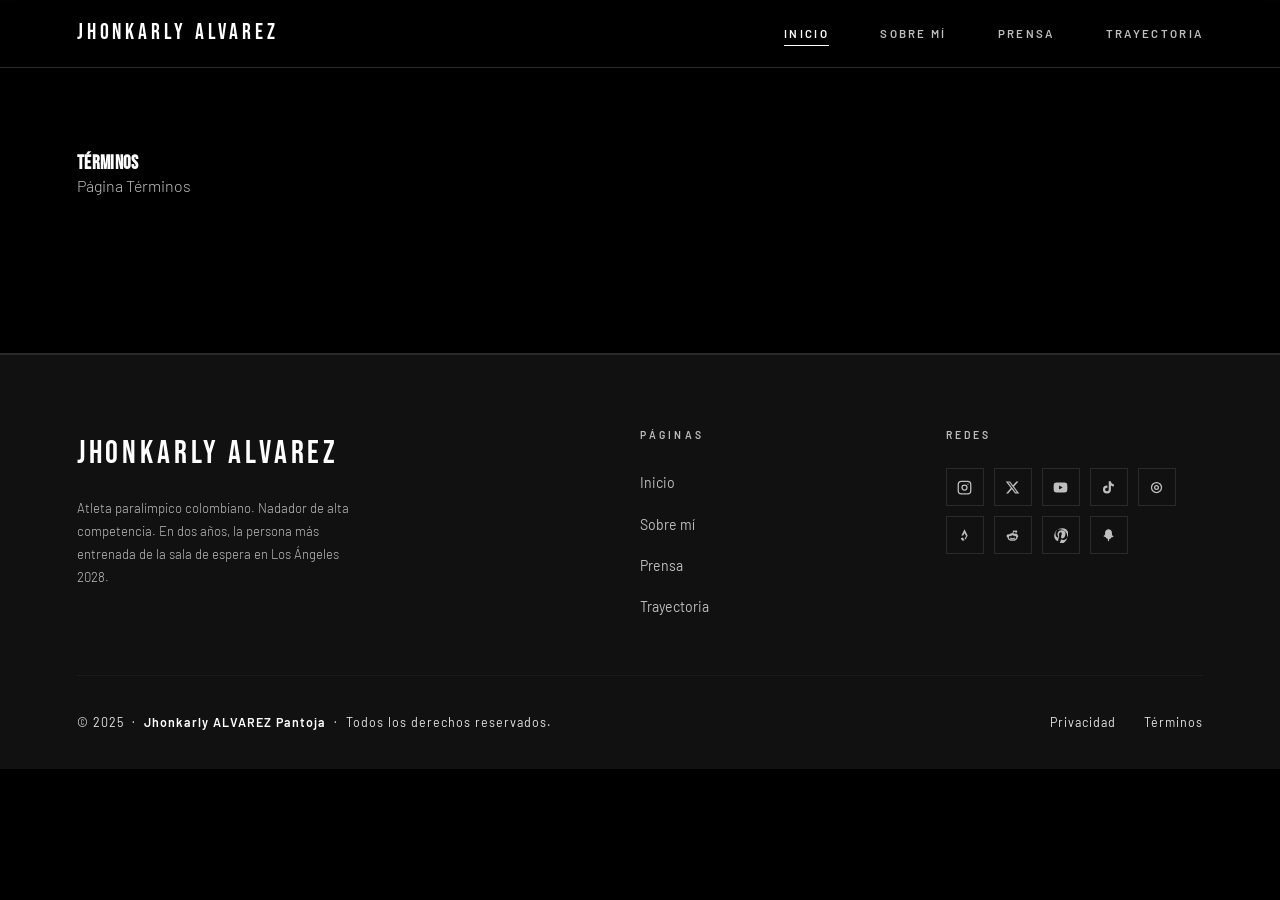
<file: public/terminos/index.html>
<!DOCTYPE html>
<html lang="es">
<head>

  <!-- ============================================================
       JHONKARLY ALVAREZ — jhonkarly.com
       Diseño: Monocromático Editorial | Director Creativo + Arquitecto Frontend
       Versión: 1.0 Final — Archivo autocontenido (sin dependencias externas de assets)
       ============================================================ -->

  <meta charset="UTF-8" />
  <meta name="viewport" content="width=device-width, initial-scale=1.0" />
  <meta http-equiv="X-UA-Compatible" content="IE=edge" />

  <!-- SEO -->
  <title>Jhonkarly ALVAREZ | Atleta Paralímpico Colombiano</title>
  <meta name="description" content="Jhonkarly ALVAREZ Pantoja, nadador paralímpico colombiano. Voluntad de acero. Rumbo a Los Ángeles 2028." />
  <meta name="robots" content="index, follow" />

  <!-- Tipografías -->
  <link rel="preconnect" href="https://fonts.googleapis.com" />
  <link rel="preconnect" href="https://fonts.gstatic.com" crossorigin />
  <link href="https://fonts.googleapis.com/css2?family=Bebas+Neue&family=Barlow:ital,wght@0,300;0,400;0,600;1,300&display=swap" rel="stylesheet" />

<style>

/* ================================================================
   1. RESET & BASE
   Justificación: reset mínimo y efectivo, sin librerías externas.
   box-sizing universal previene errores de layout en todos los
   elementos sin excepción.
================================================================ */

*, *::before, *::after {
  box-sizing: border-box;
  margin: 0;
  padding: 0;
}

html {
  scroll-behavior: smooth;
  font-size: 16px;
  background: #000;
}

body {
  background-color: #000000;
  color: #FFFFFF;
  font-family: 'Barlow', sans-serif;
  font-weight: 400;
  line-height: 1.7;
  -webkit-font-smoothing: antialiased;
  -moz-osx-font-smoothing: grayscale;
  overflow-x: hidden;
}

img { display: block; max-width: 100%; }
a { color: inherit; text-decoration: none; }
ul { list-style: none; }

/* ================================================================
   2. DESIGN TOKENS — PALETA MONOCROMÁTICA ESTRICTA
   Una sola fuente de verdad para colores, espaciados y tipografías.
   Cambiar aquí propaga al 100% del diseño.
================================================================ */

:root {
  /* Negros y blancos puros */
  --c-black:   #000000;
  --c-white:   #FFFFFF;

  /* Escala de grises */
  --c-g900:    #111111;
  --c-g800:    #1A1A1A;
  --c-g700:    #2A2A2A;
  --c-g300:    #BFBFBF;
  --c-g100:    #E6E6E6;

  /* Tipografías */
  --f-display: 'Bebas Neue', sans-serif;
  --f-body:    'Barlow', sans-serif;

  /* Espaciado de secciones */
  --section-py: clamp(80px, 12vw, 160px);
  --container:  1200px;
  --px:         clamp(24px, 6vw, 80px);

  /* Transiciones */
  --t: 0.35s cubic-bezier(0.16, 1, 0.3, 1);
}

/* ================================================================
   3. TIPOGRAFÍA — SISTEMA
================================================================ */

h1, h2, h3, h4 {
  font-family: var(--f-display);
  text-transform: uppercase;
  letter-spacing: 0.02em;
  line-height: 0.93;
  color: var(--c-white);
}

p {
  font-family: var(--f-body);
  font-weight: 300;
  color: var(--c-g300);
}

strong {
  font-weight: 600;
  color: var(--c-white);
}

/* ================================================================
   4. UTILIDADES
================================================================ */

.container {
  max-width: var(--container);
  margin: 0 auto;
  padding: 0 var(--px);
}

.label {
  font-family: var(--f-body);
  font-size: 0.68rem;
  font-weight: 600;
  letter-spacing: 0.38em;
  text-transform: uppercase;
  color: var(--c-g300);
  display: block;
}

.sr-only {
  position: absolute;
  width: 1px; height: 1px;
  overflow: hidden;
  clip: rect(0,0,0,0);
  white-space: nowrap;
}

/* ================================================================
   5. HEADER FIJO
   Decisión: fondo negro sólido con borde inferior en gris muy oscuro.
   No se usa blur/transparencia para mantener la coherencia monocromática.
   El logotipo usa Bebas Neue con tracking amplio; los links usan
   Barlow 600 en mayúsculas para contraste tipográfico claro.
================================================================ */

.site-header {
  position: fixed;
  top: 0; left: 0;
  width: 100%;
  z-index: 100;
  height: 68px;
  display: flex;
  align-items: center;
  justify-content: space-between;
  padding: 0 var(--px);
  background: rgba(0, 0, 0, 0.92);
  backdrop-filter: blur(16px);
  -webkit-backdrop-filter: blur(16px);
  border-bottom: 1px solid var(--c-g700);
}

.site-header__logo {
  font-family: var(--f-display);
  font-size: clamp(1rem, 2vw, 1.35rem);
  letter-spacing: 0.18em;
  color: var(--c-white);
  transition: color var(--t);
}

.site-header__logo:hover {
  color: var(--c-g300);
}

.site-nav {
  display: flex;
  gap: clamp(28px, 4vw, 56px);
  align-items: center;
}

.site-nav a {
  font-family: var(--f-body);
  font-size: 0.72rem;
  font-weight: 600;
  letter-spacing: 0.2em;
  text-transform: uppercase;
  color: var(--c-g300);
  position: relative;
  transition: color var(--t);
}

.site-nav a::after {
  content: '';
  position: absolute;
  bottom: -3px; left: 0;
  width: 0; height: 1px;
  background: var(--c-white);
  transition: width var(--t);
}

.site-nav a:hover,
.site-nav a[aria-current="page"] {
  color: var(--c-white);
}

.site-nav a:hover::after,
.site-nav a[aria-current="page"]::after {
  width: 100%;
}

/* ================================================================
   6. HERO — FULLSCREEN
   Decisión: La imagen ocupa el 100% del viewport con overlay negro
   gradiente que garantiza legibilidad del texto sobre cualquier
   imagen. El nombre se posiciona en la parte inferior izquierda
   siguiendo el patrón Goggins: texto grande anclado al pie del hero.
   El número decorativo en el lateral derecho es un elemento editorial
   tipográfico puro, sin peso semántico.
================================================================ */

.hero {
  position: relative;
  width: 100%;
  height: 100svh;
  min-height: 600px;
  display: flex;
  align-items: flex-end;
  overflow: hidden;
}

.hero__bg {
  position: absolute;
  inset: 0;
  background-image: url('[data-uri]');
  background-size: cover;
  background-position: center center;
  background-repeat: no-repeat;
}

/* Overlay: negro en la parte inferior para el texto, más suave arriba */
.hero__bg::after {
  content: '';
  position: absolute;
  inset: 0;
  background:
    linear-gradient(to top,
      rgba(0,0,0,0.97) 0%,
      rgba(0,0,0,0.65) 40%,
      rgba(0,0,0,0.25) 70%,
      rgba(0,0,0,0.05) 100%
    ),
    linear-gradient(to right,
      rgba(0,0,0,0.7) 0%,
      rgba(0,0,0,0.1) 60%,
      transparent 100%
    );
}

.hero__content {
  position: relative;
  z-index: 2;
  width: 100%;
  padding: 0 var(--px) clamp(56px, 8vh, 100px);
  max-width: var(--container);
  margin: 0 auto;
}

.hero__eyebrow {
  font-family: var(--f-body);
  font-size: 0.68rem;
  font-weight: 600;
  letter-spacing: 0.38em;
  text-transform: uppercase;
  color: var(--c-g300);
  display: block;
  margin-bottom: 16px;
}

.hero__title {
  font-size: clamp(4.5rem, 13vw, 14rem);
  color: var(--c-white);
  line-height: 0.88;
  margin-bottom: 28px;
  max-width: 820px;
}

.hero__title .name-last {
  display: block;
  color: var(--c-g100);
}

.hero__tagline {
  font-size: clamp(0.85rem, 1.3vw, 1rem);
  font-weight: 300;
  color: var(--c-g300);
  max-width: 380px;
  margin-bottom: 40px;
  line-height: 1.7;
  font-style: italic;
}

.hero__actions {
  display: flex;
  flex-wrap: wrap;
  gap: 16px;
  align-items: center;
}

/* Botón primario: blanco sobre negro — inversión total */
.btn-primary {
  display: inline-flex;
  align-items: center;
  gap: 10px;
  padding: 14px 38px;
  background: var(--c-white);
  color: var(--c-black);
  font-family: var(--f-display);
  font-size: 0.95rem;
  letter-spacing: 0.18em;
  text-transform: uppercase;
  border: 2px solid var(--c-white);
  transition: background var(--t), color var(--t);
}

.btn-primary:hover {
  background: transparent;
  color: var(--c-white);
}

/* Botón secundario: solo borde */
.btn-secondary {
  display: inline-flex;
  align-items: center;
  gap: 10px;
  padding: 14px 38px;
  background: transparent;
  color: var(--c-g100);
  font-family: var(--f-display);
  font-size: 0.95rem;
  letter-spacing: 0.18em;
  text-transform: uppercase;
  border: 2px solid var(--c-g700);
  transition: border-color var(--t), color var(--t);
}

.btn-secondary:hover {
  border-color: var(--c-white);
  color: var(--c-white);
}

/* Indicador de scroll — elemento visual puro */
.hero__scroll {
  position: absolute;
  bottom: 36px;
  right: var(--px);
  z-index: 3;
  display: flex;
  flex-direction: column;
  align-items: center;
  gap: 8px;
}

.hero__scroll-text {
  font-family: var(--f-body);
  font-size: 0.6rem;
  font-weight: 600;
  letter-spacing: 0.3em;
  text-transform: uppercase;
  color: var(--c-g700);
  writing-mode: vertical-rl;
}

.hero__scroll-line {
  width: 1px;
  height: 48px;
  background: linear-gradient(to bottom, var(--c-white), transparent);
}

/* ================================================================
   7. STATS BAR
   Decisión: Fondo blanco puro con texto negro — única inversión de
   color en toda la página. Crea un ritmo visual y separa el hero de
   la bio sin necesidad de un separador decorativo.
================================================================ */

.stats {
  background: var(--c-white);
  padding: 36px var(--px);
}

.stats__inner {
  max-width: var(--container);
  margin: 0 auto;
  display: flex;
  justify-content: space-between;
  align-items: center;
  flex-wrap: wrap;
  gap: 24px 48px;
}

.stat {
  text-align: left;
}

.stat__num {
  font-family: var(--f-display);
  font-size: clamp(2rem, 4vw, 3.2rem);
  color: var(--c-black);
  line-height: 1;
  display: block;
  letter-spacing: 0.02em;
}

.stat__lbl {
  font-family: var(--f-body);
  font-size: 0.65rem;
  font-weight: 600;
  letter-spacing: 0.22em;
  text-transform: uppercase;
  color: #555;
  margin-top: 4px;
  display: block;
}

/* ================================================================
   8. SECCIÓN BIOGRAFÍA
   Decisión: Grid asimétrico 1/1 con línea divisoria vertical (via
   borde CSS) en desktop. El título usa Bebas Neue grande, la cita
   usa Barlow italic en tono gris. Esto sigue la lógica editorial
   de revista: titular grande + cuerpo de texto ligero.
================================================================ */

.bio {
  background: var(--c-black);
  padding: var(--section-py) var(--px);
  border-top: 1px solid var(--c-g700);
  border-bottom: 1px solid var(--c-g700);
}

.bio__inner {
  max-width: var(--container);
  margin: 0 auto;
  display: grid;
  grid-template-columns: 1fr 1fr;
  gap: clamp(48px, 8vw, 120px);
  align-items: start;
}

.bio__left {}

.bio__label {
  margin-bottom: 24px;
}

.bio__title {
  font-size: clamp(2.8rem, 6vw, 6rem);
  margin-bottom: 40px;
  line-height: 0.9;
}

.bio__title em {
  display: block;
  color: var(--c-g300);
  font-style: normal;
}

.bio__text {
  font-size: clamp(0.88rem, 1.1vw, 0.98rem);
  line-height: 1.85;
  color: var(--c-g300);
  margin-bottom: 20px;
  max-width: 480px;
}

.bio__link {
  display: inline-flex;
  align-items: center;
  gap: 10px;
  font-family: var(--f-body);
  font-size: 0.72rem;
  font-weight: 600;
  letter-spacing: 0.22em;
  text-transform: uppercase;
  color: var(--c-white);
  margin-top: 16px;
  border-bottom: 1px solid var(--c-g700);
  padding-bottom: 5px;
  transition: border-color var(--t), gap var(--t);
}

.bio__link:hover {
  border-color: var(--c-white);
  gap: 18px;
}

.bio__link::after {
  content: '→';
  font-family: var(--f-body);
  font-size: 0.9rem;
  font-weight: 400;
}

.bio__right {
  padding-top: 16px;
}

/* La cita principal */
.bio__quote {
  border-left: 2px solid var(--c-g700);
  padding: 28px 32px;
  background: var(--c-g900);
  margin-bottom: 40px;
}

.bio__quote blockquote {
  font-family: var(--f-body);
  font-size: clamp(1rem, 1.6vw, 1.2rem);
  font-weight: 300;
  font-style: italic;
  line-height: 1.7;
  color: var(--c-g100);
}

.bio__quote cite {
  display: block;
  font-style: normal;
  font-size: 0.68rem;
  font-weight: 600;
  letter-spacing: 0.25em;
  text-transform: uppercase;
  color: var(--c-g300);
  margin-top: 20px;
}

/* Lista de datos clave */
.bio__facts {
  display: flex;
  flex-direction: column;
  gap: 0;
}

.bio__fact {
  display: flex;
  justify-content: space-between;
  align-items: center;
  padding: 16px 0;
  border-bottom: 1px solid var(--c-g800);
  gap: 24px;
}

.bio__fact-key {
  font-family: var(--f-body);
  font-size: 0.7rem;
  font-weight: 600;
  letter-spacing: 0.2em;
  text-transform: uppercase;
  color: var(--c-g300);
  flex-shrink: 0;
}

.bio__fact-val {
  font-family: var(--f-display);
  font-size: 1.1rem;
  letter-spacing: 0.06em;
  color: var(--c-white);
  text-align: right;
}

/* ================================================================
   9. PULL QUOTE — SEPARADOR DE IMPACTO
   Decisión: Sección de transición visual entre la bio y las cards.
   Tipografía grande Bebas Neue, sin imágenes, sin ornamentos —
   el texto es el diseño. Fondo gris muy oscuro como alternancia.
================================================================ */

.pullquote {
  background: var(--c-g900);
  padding: clamp(72px, 12vw, 140px) var(--px);
  text-align: center;
  border-top: 1px solid var(--c-g700);
  border-bottom: 1px solid var(--c-g700);
}

.pullquote__inner {
  max-width: 1000px;
  margin: 0 auto;
}

.pullquote__text {
  font-size: clamp(2.2rem, 5.5vw, 5.5rem);
  line-height: 1.05;
  color: var(--c-white);
  letter-spacing: 0.01em;
}

.pullquote__text .dim {
  color: var(--c-g300);
}

.pullquote__attribution {
  font-size: 0.68rem;
  font-weight: 600;
  letter-spacing: 0.3em;
  text-transform: uppercase;
  color: var(--c-g300);
  margin-top: 40px;
  display: block;
}

/* ================================================================
   10. SECCIONES DESTACADAS — CARDS DE NAVEGACIÓN
   Decisión: cards sin imágenes — diseño puramente tipográfico.
   Número grande en segundo plano como elemento decorativo.
   Hover revela el fondo en gris oscuro. Sin bordes de color.
================================================================ */

.nav-sections {
  background: var(--c-black);
  padding: var(--section-py) var(--px);
}

.nav-sections__header {
  max-width: var(--container);
  margin: 0 auto 64px;
  display: flex;
  align-items: flex-end;
  justify-content: space-between;
  gap: 24px;
  border-bottom: 1px solid var(--c-g800);
  padding-bottom: 32px;
}

.nav-sections__title {
  font-size: clamp(2rem, 4vw, 3.8rem);
  color: var(--c-white);
}

.nav-sections__subtitle {
  font-size: 0.8rem;
  font-weight: 300;
  color: var(--c-g300);
  max-width: 260px;
  text-align: right;
  line-height: 1.6;
}

.cards {
  max-width: var(--container);
  margin: 0 auto;
  display: grid;
  grid-template-columns: repeat(3, 1fr);
  gap: 2px;
  background: var(--c-g800);
}

.card {
  position: relative;
  background: var(--c-black);
  padding: 48px 36px 40px;
  overflow: hidden;
  display: flex;
  flex-direction: column;
  justify-content: flex-end;
  min-height: 380px;
  transition: background var(--t);
}

.card:hover {
  background: var(--c-g900);
}

/* Número decorativo de fondo */
.card__num-bg {
  position: absolute;
  top: -20px;
  right: -10px;
  font-family: var(--f-display);
  font-size: clamp(6rem, 12vw, 10rem);
  color: var(--c-g800);
  line-height: 1;
  user-select: none;
  pointer-events: none;
  transition: color var(--t);
}

.card:hover .card__num-bg {
  color: var(--c-g700);
}

.card__content {
  position: relative;
  z-index: 1;
}

.card__index {
  font-family: var(--f-body);
  font-size: 0.65rem;
  font-weight: 600;
  letter-spacing: 0.3em;
  text-transform: uppercase;
  color: var(--c-g300);
  display: block;
  margin-bottom: 16px;
}

.card__title {
  font-size: clamp(2rem, 3.5vw, 3rem);
  color: var(--c-white);
  margin-bottom: 16px;
}

.card__text {
  font-size: 0.85rem;
  line-height: 1.75;
  color: var(--c-g300);
  margin-bottom: 32px;
  max-width: 280px;
}

.card__link {
  display: inline-flex;
  align-items: center;
  gap: 8px;
  font-family: var(--f-body);
  font-size: 0.7rem;
  font-weight: 600;
  letter-spacing: 0.22em;
  text-transform: uppercase;
  color: var(--c-white);
  border-bottom: 1px solid var(--c-g700);
  padding-bottom: 4px;
  transition: gap var(--t), border-color var(--t);
}

.card:hover .card__link {
  gap: 16px;
  border-color: var(--c-white);
}

.card__link::after {
  content: '→';
  font-family: var(--f-body);
  font-weight: 400;
  font-size: 0.85rem;
}

/* ================================================================
   11. FOOTER
   Decisión: Tres columnas en desktop. Logo + tagline a la izquierda.
   Navegación central. Redes a la derecha. Bottom bar con copyright.
   Todo sobre negro puro. Sin colores, sin ilustraciones.
================================================================ */

.site-footer {
  background: var(--c-g900);
  border-top: 1px solid var(--c-g700);
  padding: 72px var(--px) 36px;
}

.site-footer__grid {
  max-width: var(--container);
  margin: 0 auto;
  display: grid;
  grid-template-columns: 2fr 1fr 1fr;
  gap: 48px;
  padding-bottom: 56px;
  border-bottom: 1px solid var(--c-g800);
}

.footer-brand__name {
  font-family: var(--f-display);
  font-size: clamp(1.4rem, 2.5vw, 2rem);
  letter-spacing: 0.12em;
  color: var(--c-white);
  display: block;
  margin-bottom: 16px;
}

.footer-brand__desc {
  font-size: 0.82rem;
  font-weight: 300;
  line-height: 1.75;
  color: var(--c-g300);
  max-width: 280px;
}

.footer-col__title {
  font-family: var(--f-body);
  font-size: 0.65rem;
  font-weight: 600;
  letter-spacing: 0.3em;
  text-transform: uppercase;
  color: var(--c-g300);
  margin-bottom: 24px;
  display: block;
}

.footer-nav-list {
  display: flex;
  flex-direction: column;
  gap: 14px;
}

.footer-nav-list li a {
  font-size: 0.88rem;
  color: var(--c-g300);
  transition: color var(--t);
}

.footer-nav-list li a:hover {
  color: var(--c-white);
}

.footer-socials {
  display: flex;
  flex-wrap: wrap;
  gap: 10px;
}

.footer-social-link {
  width: 38px;
  height: 38px;
  display: flex;
  align-items: center;
  justify-content: center;
  border: 1px solid var(--c-g700);
  color: var(--c-g300);
  transition: border-color var(--t), color var(--t);
}

.footer-social-link:hover {
  border-color: var(--c-white);
  color: var(--c-white);
}

.site-footer__bottom {
  max-width: var(--container);
  margin: 0 auto;
  padding-top: 36px;
  display: flex;
  justify-content: space-between;
  align-items: center;
  flex-wrap: wrap;
  gap: 16px;
}

.footer-copy {
  font-size: 0.78rem;
  color: var(--c-g100);
  letter-spacing: 0.08em;
  font-weight: 400;
}

.footer-legal {
  display: flex;
  gap: 28px;
}

.footer-legal a {
  font-size: 0.78rem;
  color: var(--c-g100);
  letter-spacing: 0.08em;
  font-weight: 400;
  transition: color var(--t);
}

.footer-legal a:hover {
  color: var(--c-white);
}

/* ================================================================
   12. RESPONSIVE — TRES BREAKPOINTS
   1024px: tablet landscape
   768px:  tablet portrait
   480px:  móvil
================================================================ */

@media (max-width: 1024px) {
  .bio__inner {
    grid-template-columns: 1fr;
  }
  .bio__text { max-width: 100%; }

  .cards {
    grid-template-columns: 1fr 1fr;
  }
  .card:nth-child(3) {
    grid-column: span 2;
    min-height: 280px;
  }

  .site-footer__grid {
    grid-template-columns: 1fr 1fr;
  }
  .footer-brand { grid-column: span 2; }
}

@media (max-width: 768px) {
  .site-nav { display: none; }

  .hero__title {
    font-size: clamp(3.5rem, 14vw, 7rem);
  }

  .cards {
    grid-template-columns: 1fr;
  }
  .card:nth-child(3) {
    grid-column: span 1;
  }

  .nav-sections__header {
    flex-direction: column;
    align-items: flex-start;
  }
  .nav-sections__subtitle {
    text-align: left;
    max-width: 100%;
  }

  .site-footer__grid {
    grid-template-columns: 1fr;
  }
  .footer-brand { grid-column: span 1; }

  .site-footer__bottom {
    flex-direction: column;
    align-items: flex-start;
  }

  .pullquote__text {
    font-size: clamp(2rem, 7vw, 3.5rem);
  }
}

@media (max-width: 480px) {
  .hero__actions {
    flex-direction: column;
    align-items: flex-start;
  }

  .stats__inner {
    justify-content: flex-start;
    gap: 20px 40px;
  }

  .bio__fact {
    flex-direction: column;
    align-items: flex-start;
    gap: 4px;
  }
  .bio__fact-val {
    text-align: left;
  }
}

</style>
</head>

<body>

  <!-- ════════════════════════════════════════════════════════
       HEADER — Fijo en scroll, minimalista
  ════════════════════════════════════════════════════════════ -->
  <header class="site-header" role="banner">

    <a href="/" class="site-header__logo" aria-label="Jhonkarly ALVAREZ — Inicio">
      JHONKARLY ALVAREZ
    </a>

    <nav class="site-nav" aria-label="Navegación principal">
      <a href="/" aria-current="page">Inicio</a>
      <a href="/sobre-mi/">Sobre mí</a>
      <a href="/prensa/">Prensa</a>
      <a href="/trayectoria/">Trayectoria</a>
    </nav>

  </header>


  <main id="main-content">

    <section class="bio" aria-label="Términos">
      <div class="bio__grid">
        <article class="bio__left">
          <h1>Términos</h1>
          <p>Página Términos</p>
        </article>
      </div>
    </section>

  </main>


  <!-- ════════════════════════════════════════════════════════
       FOOTER — Minimalista, tres columnas, sin colores
  ════════════════════════════════════════════════════════════ -->
  <footer class="site-footer" role="contentinfo">

    <div class="site-footer__grid">

      <!-- Marca y tagline -->
      <div class="footer-brand">
        <a href="/" class="footer-brand__name" aria-label="Jhonkarly ALVAREZ — Inicio">
          JHONKARLY ALVAREZ
        </a>
        <p class="footer-brand__desc">
          Atleta paralímpico colombiano. Nadador de alta competencia.
          En dos años, la persona más entrenada de la sala de espera en Los Ángeles 2028.
        </p>
      </div>

      <!-- Navegación -->
      <nav class="footer-col" aria-label="Navegación secundaria">
        <span class="footer-col__title">Páginas</span>
        <ul class="footer-nav-list">
          <li><a href="/">Inicio</a></li>
          <li><a href="/sobre-mi/">Sobre mí</a></li>
          <li><a href="/prensa/">Prensa</a></li>
          <li><a href="/trayectoria/">Trayectoria</a></li>
        </ul>
      </nav>

      <!-- Redes sociales con SVG inline -->
      <div class="footer-col">
        <span class="footer-col__title">Redes</span>
        <div class="footer-socials">

          <a href="https://instagram.com/jhonkarly__?igsh=endiMGs5bGQyaG9n&utm_source=qr" target="_blank" rel="noopener noreferrer"
            class="footer-social-link" aria-label="Instagram">
            <svg width="15" height="15" viewBox="0 0 24 24" fill="none"
              stroke="currentColor" stroke-width="2" aria-hidden="true">
              <rect x="2" y="2" width="20" height="20" rx="5"/>
              <circle cx="12" cy="12" r="4"/>
              <circle cx="17.5" cy="6.5" r="1" fill="currentColor" stroke="none"/>
            </svg>
          </a>

          <a href="https://x.com/m_och11?s=21" target="_blank" rel="noopener noreferrer"
            class="footer-social-link" aria-label="X / Twitter">
            <svg width="15" height="15" viewBox="0 0 24 24" fill="currentColor" aria-hidden="true">
              <path d="M18.244 2.25h3.308l-7.227 8.26 8.502 11.24H16.17l-5.214-6.817L4.99 21.75H1.68l7.73-8.835L1.254 2.25H8.08l4.713 6.231zm-1.161 17.52h1.833L7.084 4.126H5.117z"/>
            </svg>
          </a>

          <a href="https://www.youtube.com/@Jhonkarly" target="_blank" rel="noopener noreferrer"
            class="footer-social-link" aria-label="YouTube">
            <svg width="15" height="15" viewBox="0 0 24 24" fill="currentColor" aria-hidden="true">
              <path d="M22.54 6.42a2.78 2.78 0 0 0-1.95-1.96C18.88 4 12 4 12 4s-6.88 0-8.59.46a2.78 2.78 0 0 0-1.95 1.96A29 29 0 0 0 1 12a29 29 0 0 0 .46 5.58A2.78 2.78 0 0 0 3.41 19.6C5.12 20 12 20 12 20s6.88 0 8.59-.46a2.78 2.78 0 0 0 1.95-1.95A29 29 0 0 0 23 12a29 29 0 0 0-.46-5.58zM9.75 15.02V8.98L15.5 12l-5.75 3.02z"/>
            </svg>
          </a>

          <a href="https://tiktok.com/@nuvakii?_r=1&_t=ZS-91qnvGfK8Xw" target="_blank" rel="noopener noreferrer"
            class="footer-social-link" aria-label="TikTok">
            <svg width="15" height="15" viewBox="0 0 24 24" fill="currentColor" aria-hidden="true">
              <path d="M19.59 6.69a4.83 4.83 0 0 1-3.77-4.25V2h-3.45v13.67a2.89 2.89 0 0 1-2.88 2.5 2.89 2.89 0 0 1-2.89-2.89 2.89 2.89 0 0 1 2.89-2.89c.28 0 .54.04.79.1V9.01a6.34 6.34 0 0 0-.79-.05 6.34 6.34 0 0 0-6.34 6.34 6.34 6.34 0 0 0 6.34 6.34 6.34 6.34 0 0 0 6.33-6.34V8.69a8.17 8.17 0 0 0 4.78 1.52V6.76a4.85 4.85 0 0 1-1.01-.07z"/>
            </svg>
          </a>

          <a href="https://vsco.co/jhonki-" target="_blank" rel="noopener noreferrer"
            class="footer-social-link" aria-label="VSCO">
            <svg width="15" height="15" viewBox="0 0 24 24" fill="none" stroke="currentColor" stroke-width="2" aria-hidden="true">
              <circle cx="12" cy="12" r="8"/>
              <circle cx="12" cy="12" r="3"/>
            </svg>
          </a>

          <a href="https://strava.app.link/06PioIGKJYb" target="_blank" rel="noopener noreferrer"
            class="footer-social-link" aria-label="Strava">
            <svg width="15" height="15" viewBox="0 0 24 24" fill="currentColor" aria-hidden="true">
              <path d="M12 2 7 12h3l2-4 2 4h3L12 2zm5 10-3 6h-2l3-6h2zM9 14l3 6H8l-2-4h3z"/>
            </svg>
          </a>

          <a href="https://www.reddit.com/u/Jhonkarly_/s/1DFNVNdpaC" target="_blank" rel="noopener noreferrer"
            class="footer-social-link" aria-label="Reddit">
            <svg width="15" height="15" viewBox="0 0 24 24" fill="currentColor" aria-hidden="true">
              <path d="M14.2 15.6c-.5.4-1.2.6-2.2.6s-1.7-.2-2.2-.6a1 1 0 0 0-1.2 1.6c.9.7 2.1 1 3.4 1s2.5-.3 3.4-1a1 1 0 1 0-1.2-1.6zM9.5 13a1 1 0 1 0 0-2 1 1 0 0 0 0 2zm5 0a1 1 0 1 0 0-2 1 1 0 0 0 0 2z"/>
              <path d="M20 11.2a2.4 2.4 0 0 0-3.8-2l-2.6-.5.6-2.7 1.9.4a1.8 1.8 0 1 0 .4-1.9l-2.5-.6a1 1 0 0 0-1.2.8l-.8 3.7c-2.2 0-4.1.7-5.3 1.9A2.4 2.4 0 1 0 4 15c0 3 3.6 5.5 8 5.5s8-2.4 8-5.5a2.4 2.4 0 0 0 0-3.8zM12 18.5c-3.3 0-6-1.6-6-3.5s2.7-3.5 6-3.5 6 1.6 6 3.5-2.7 3.5-6 3.5z"/>
            </svg>
          </a>

          <a href="https://pin.it/2SRAJx8AN" target="_blank" rel="noopener noreferrer"
            class="footer-social-link" aria-label="Pinterest">
            <svg width="15" height="15" viewBox="0 0 24 24" fill="currentColor" aria-hidden="true">
              <path d="M12 2a10 10 0 0 0-3.6 19.3c-.1-.8-.2-2 .1-2.9l1.4-5.8s-.4-.9-.4-2.2c0-2.1 1.2-3.7 2.7-3.7 1.3 0 1.9 1 1.9 2.1 0 1.3-.8 3.2-1.2 5-.4 1.5.8 2.8 2.3 2.8 2.8 0 4.7-3.5 4.7-7.6 0-3.1-2.1-5.5-5.9-5.5-4.3 0-6.9 3.2-6.9 6.7 0 1.2.4 2.1 1 2.8.3.3.3.5.2.9l-.3 1.1c-.1.4-.4.6-.8.4-2.2-.9-3.2-3.3-3.2-6 0-4 3.8-8.9 10.9-8.9 5.7 0 9.5 4.1 9.5 8.5 0 5.8-3.2 10.2-7.9 10.2-1.6 0-3-.8-3.5-1.7l-1 3.9c-.4 1.5-1.1 3-1.7 4A10 10 0 1 0 12 2z"/>
            </svg>
          </a>

          <a href="https://snapchat.com/t/X0a25YjV" target="_blank" rel="noopener noreferrer"
            class="footer-social-link" aria-label="Snapchat">
            <svg width="15" height="15" viewBox="0 0 24 24" fill="currentColor" aria-hidden="true">
              <path d="M12 2c-3 0-5.5 2.5-5.5 5.5v2.2c0 .7-.3 1.4-.9 1.8l-1.2.8c-.5.3-.5 1.1.1 1.4.8.4 1.8.6 2.8.5.5 1.7 2 2.9 3.7 3.1V20c0 .6.5 1 1 1s1-.4 1-1v-2.2c1.7-.2 3.2-1.4 3.7-3.1 1 .1 2-.1 2.8-.5.6-.3.6-1.1.1-1.4l-1.2-.8c-.6-.4-.9-1.1-.9-1.8V7.5C17.5 4.5 15 2 12 2z"/>
            </svg>
          </a>

        </div>
      </div>

    </div>

    <div class="site-footer__bottom">
      <p class="footer-copy">
        &copy; <time datetime="2025">2025</time> &nbsp;·&nbsp; <strong>Jhonkarly ALVAREZ Pantoja</strong> &nbsp;·&nbsp; Todos los derechos reservados.
      </p>
      <nav class="footer-legal" aria-label="Legal">
        <a href="/privacidad/">Privacidad</a>
        <a href="/terminos/">Términos</a>
      </nav>
    </div>

  </footer>


</body>
</html>
</file>
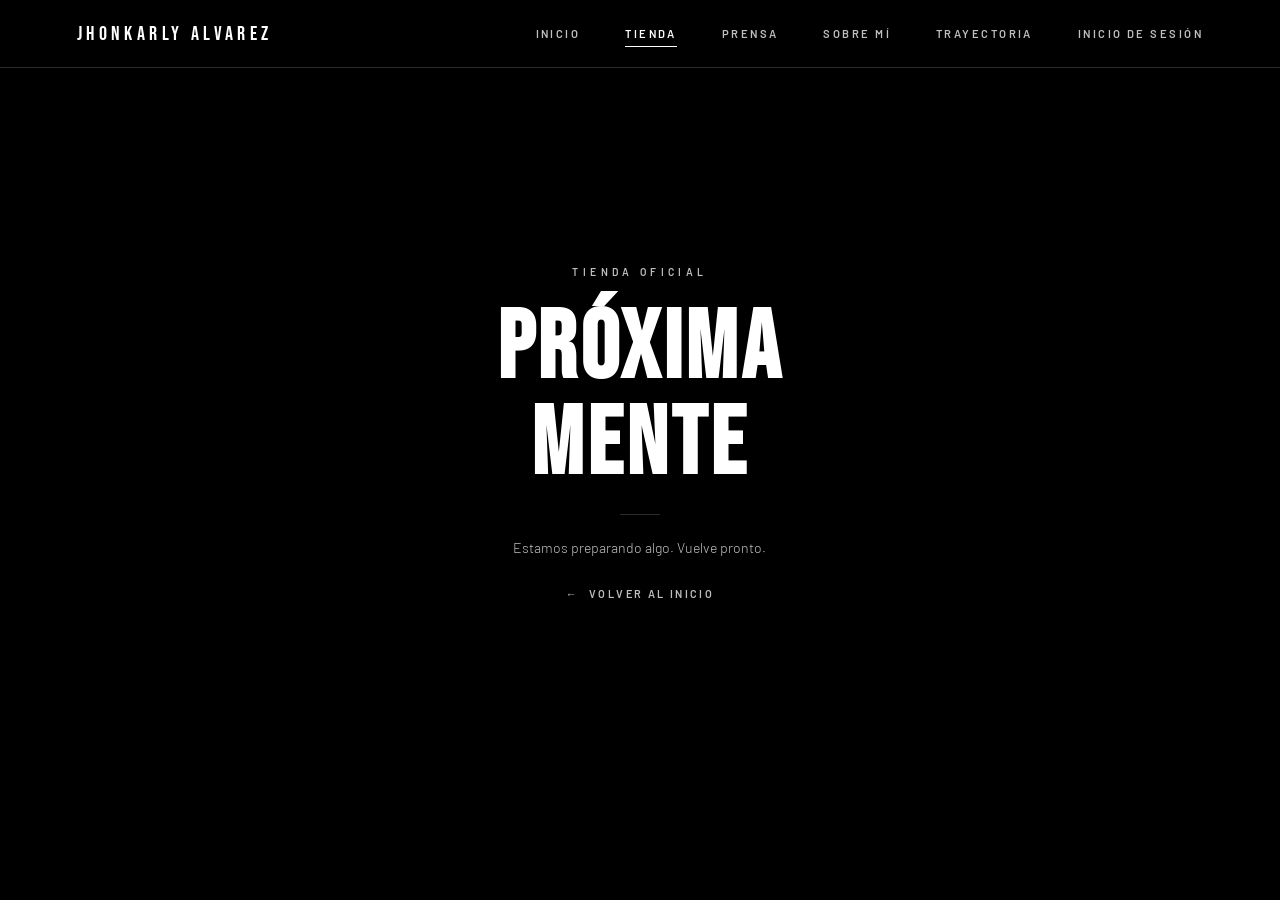
<file: public/tienda/index.html>
<!DOCTYPE html>
<html lang="es">
<head>
  <meta charset="UTF-8" />
  <meta name="viewport" content="width=device-width, initial-scale=1.0" />
  <meta http-equiv="X-UA-Compatible" content="IE=edge" />
  <title>Tienda | Jhonkarly ALVAREZ</title>
  <meta name="description" content="Tienda oficial de Jhonkarly ALVAREZ. Próximamente." />
  <meta name="robots" content="noindex, nofollow" />
  <link rel="preconnect" href="https://fonts.googleapis.com" />
  <link rel="preconnect" href="https://fonts.gstatic.com" crossorigin />
  <link href="https://fonts.googleapis.com/css2?family=Bebas+Neue&family=Barlow:ital,wght@0,300;0,400;0,600;1,300&display=swap" rel="stylesheet" />
<style>
*, *::before, *::after { box-sizing: border-box; margin: 0; padding: 0; }
html { scroll-behavior: smooth; font-size: 16px; background: #000; }
body { background-color: #000; color: #FFF; font-family: 'Barlow', sans-serif; font-weight: 400; line-height: 1.7; -webkit-font-smoothing: antialiased; overflow-x: hidden; min-height: 100vh; display: flex; flex-direction: column; }
img { display: block; max-width: 100%; }
a { color: inherit; text-decoration: none; }
ul { list-style: none; }

:root {
  --c-black: #000000; --c-white: #FFFFFF;
  --c-g900: #111111; --c-g800: #1A1A1A; --c-g700: #2A2A2A;
  --c-g300: #BFBFBF; --c-g100: #E6E6E6;
  --f-display: 'Bebas Neue', sans-serif;
  --f-body: 'Barlow', sans-serif;
  --container: 1200px;
  --px: clamp(24px, 6vw, 80px);
  --t: 0.35s cubic-bezier(0.16, 1, 0.3, 1);
}

h1,h2,h3,h4 { font-family: var(--f-display); text-transform: uppercase; letter-spacing: 0.02em; line-height: 0.93; color: var(--c-white); }
p { font-family: var(--f-body); font-weight: 300; color: var(--c-g300); }
strong { font-weight: 600; color: var(--c-white); }

/* ── HEADER ── */
.site-header { position: fixed; top: 0; left: 0; width: 100%; z-index: 100; height: 68px; display: flex; align-items: center; justify-content: space-between; padding: 0 var(--px); background: rgba(0,0,0,0.95); backdrop-filter: blur(20px); -webkit-backdrop-filter: blur(20px); border-bottom: 1px solid var(--c-g700); }
.site-header__logo { font-family: var(--f-display); font-size: clamp(0.95rem,1.6vw,1.25rem); letter-spacing: 0.22em; color: var(--c-white); transition: color var(--t); flex-shrink: 0; }
.site-header__logo:hover { color: var(--c-g300); }
.site-nav { display: flex; gap: clamp(24px,3.5vw,52px); align-items: center; }
.site-nav a { font-family: var(--f-body); font-size: 0.7rem; font-weight: 600; letter-spacing: 0.22em; text-transform: uppercase; color: var(--c-g300); position: relative; transition: color var(--t); white-space: nowrap; }
.site-nav a::after { content: ''; position: absolute; bottom: -4px; left: 0; width: 0; height: 1px; background: var(--c-white); transition: width var(--t); }
.site-nav a:hover, .site-nav a[aria-current="page"] { color: var(--c-white); }
.site-nav a:hover::after, .site-nav a[aria-current="page"]::after { width: 100%; }

/* ── MAIN ── */
main { flex: 1; display: flex; align-items: center; justify-content: center; padding: 68px var(--px) clamp(60px,8vw,100px); min-height: calc(100vh - 68px); }

.coming-soon {
  text-align: center;
  display: flex;
  flex-direction: column;
  align-items: center;
  gap: 20px;
  padding: 40px 0;
}
.coming-soon__label {
  font-family: var(--f-body);
  font-size: 0.65rem;
  font-weight: 600;
  letter-spacing: 0.42em;
  text-transform: uppercase;
  color: var(--c-g300);
}
.coming-soon__title {
  font-family: var(--f-display);
  font-size: clamp(2.8rem, 8vw, 6rem);
  line-height: 1;
  color: var(--c-white);
  letter-spacing: 0.04em;
}
.coming-soon__sub {
  font-size: clamp(0.82rem, 1.1vw, 0.95rem);
  color: var(--c-g300);
  max-width: 380px;
  line-height: 1.9;
}
.coming-soon__divider {
  width: 40px;
  height: 1px;
  background: var(--c-g700);
}
.coming-soon__back {
  display: inline-flex;
  align-items: center;
  gap: 10px;
  font-family: var(--f-body);
  font-size: 0.68rem;
  font-weight: 600;
  letter-spacing: 0.22em;
  text-transform: uppercase;
  color: var(--c-g300);
  transition: color var(--t);
  margin-top: 4px;
}
.coming-soon__back::before { content: '←'; transition: transform var(--t); }
.coming-soon__back:hover { color: var(--c-white); }
.coming-soon__back:hover::before { transform: translateX(-4px); }

/* ── FOOTER ── */
.site-footer { background: var(--c-g900); border-top: 1px solid var(--c-g700); padding: clamp(60px,8vw,100px) var(--px) 0; }
.site-footer__grid { max-width: var(--container); margin: 0 auto; display: grid; grid-template-columns: 2fr 1fr 1fr 1fr; gap: clamp(32px,5vw,64px); padding-bottom: clamp(48px,6vw,80px); border-bottom: 1px solid var(--c-g700); }
.footer-brand__name { font-family: var(--f-display); font-size: clamp(1rem,1.8vw,1.3rem); letter-spacing: 0.18em; color: var(--c-white); display: block; margin-bottom: 16px; transition: color var(--t); }
.footer-brand__name:hover { color: var(--c-g300); }
.footer-brand__desc { font-size: 0.82rem; font-weight: 300; line-height: 1.75; color: var(--c-g300); max-width: 300px; }
.footer-col__title { font-family: var(--f-body); font-size: 0.65rem; font-weight: 600; letter-spacing: 0.32em; text-transform: uppercase; color: var(--c-white); margin-bottom: 20px; display: block; }
.footer-nav-list { display: flex; flex-direction: column; gap: 10px; }
.footer-nav-list li a, .footer-nav-list a { font-size: 0.83rem; color: var(--c-g300); transition: color var(--t); }
.footer-nav-list li a:hover, .footer-nav-list a:hover { color: var(--c-white); }
.footer-socials { display: grid; grid-template-columns: repeat(2, 44px); gap: 8px; }
.footer-social-link { width: 44px; height: 44px; display: flex; align-items: center; justify-content: center; border: 1px solid var(--c-g700); color: var(--c-g300); transition: border-color var(--t), color var(--t), background var(--t); }
.footer-social-link:hover { border-color: var(--c-g300); color: var(--c-white); background: var(--c-g800); }
.footer-social-link svg { width: 18px; height: 18px; }
.site-footer__bottom { max-width: var(--container); margin: 0 auto; display: flex; justify-content: space-between; align-items: center; flex-wrap: wrap; gap: 16px; padding: 24px 0 clamp(32px,4vw,48px); }
.footer-copy { font-size: 0.75rem; color: var(--c-white); letter-spacing: 0.04em; }
.footer-legal { display: flex; gap: 24px; }
.footer-legal a { font-size: 0.72rem; font-weight: 600; letter-spacing: 0.16em; text-transform: uppercase; color: var(--c-g700); transition: color var(--t); }
.footer-legal a:hover { color: var(--c-white); }

@media (max-width: 1024px) {
  .site-footer__grid { grid-template-columns: 1fr 1fr; }
  .footer-brand { grid-column: span 2; }
}
@media (max-width: 768px) {
  .site-nav { display: none; }
  .site-footer__grid { grid-template-columns: 1fr; }
  .footer-brand { grid-column: span 1; }
  .site-footer__bottom { flex-direction: column; align-items: flex-start; }
}
</style>
</head>
<body>

<header class="site-header" role="banner">
  <a href="/" class="site-header__logo" aria-label="Jhonkarly ALVAREZ — Inicio" target="_parent">
    JHONKARLY ALVAREZ
  </a>
  <nav class="site-nav" aria-label="Navegación principal">
    <a href="/" target="_parent">Inicio</a>
    <a href="/tienda" aria-current="page" target="_parent">Tienda</a>
    <a href="/prensa" target="_parent">Prensa</a>
    <a href="/sobre-mi" target="_parent">Sobre mí</a>
    <a href="/trayectoria" target="_parent">Trayectoria</a>
    <a href="/login" target="_parent">Inicio de sesión</a>
  </nav>
</header>

<main id="main-content">
  <div class="coming-soon">
    <span class="coming-soon__label">Tienda oficial</span>
    <h1 class="coming-soon__title">Próxima<br>mente</h1>
    <div class="coming-soon__divider"></div>
    <p class="coming-soon__sub">Estamos preparando algo. Vuelve pronto.</p>
    <a href="/" class="coming-soon__back" target="_parent">Volver al inicio</a>
  </div>
</main>

</body>
</html>
</file>
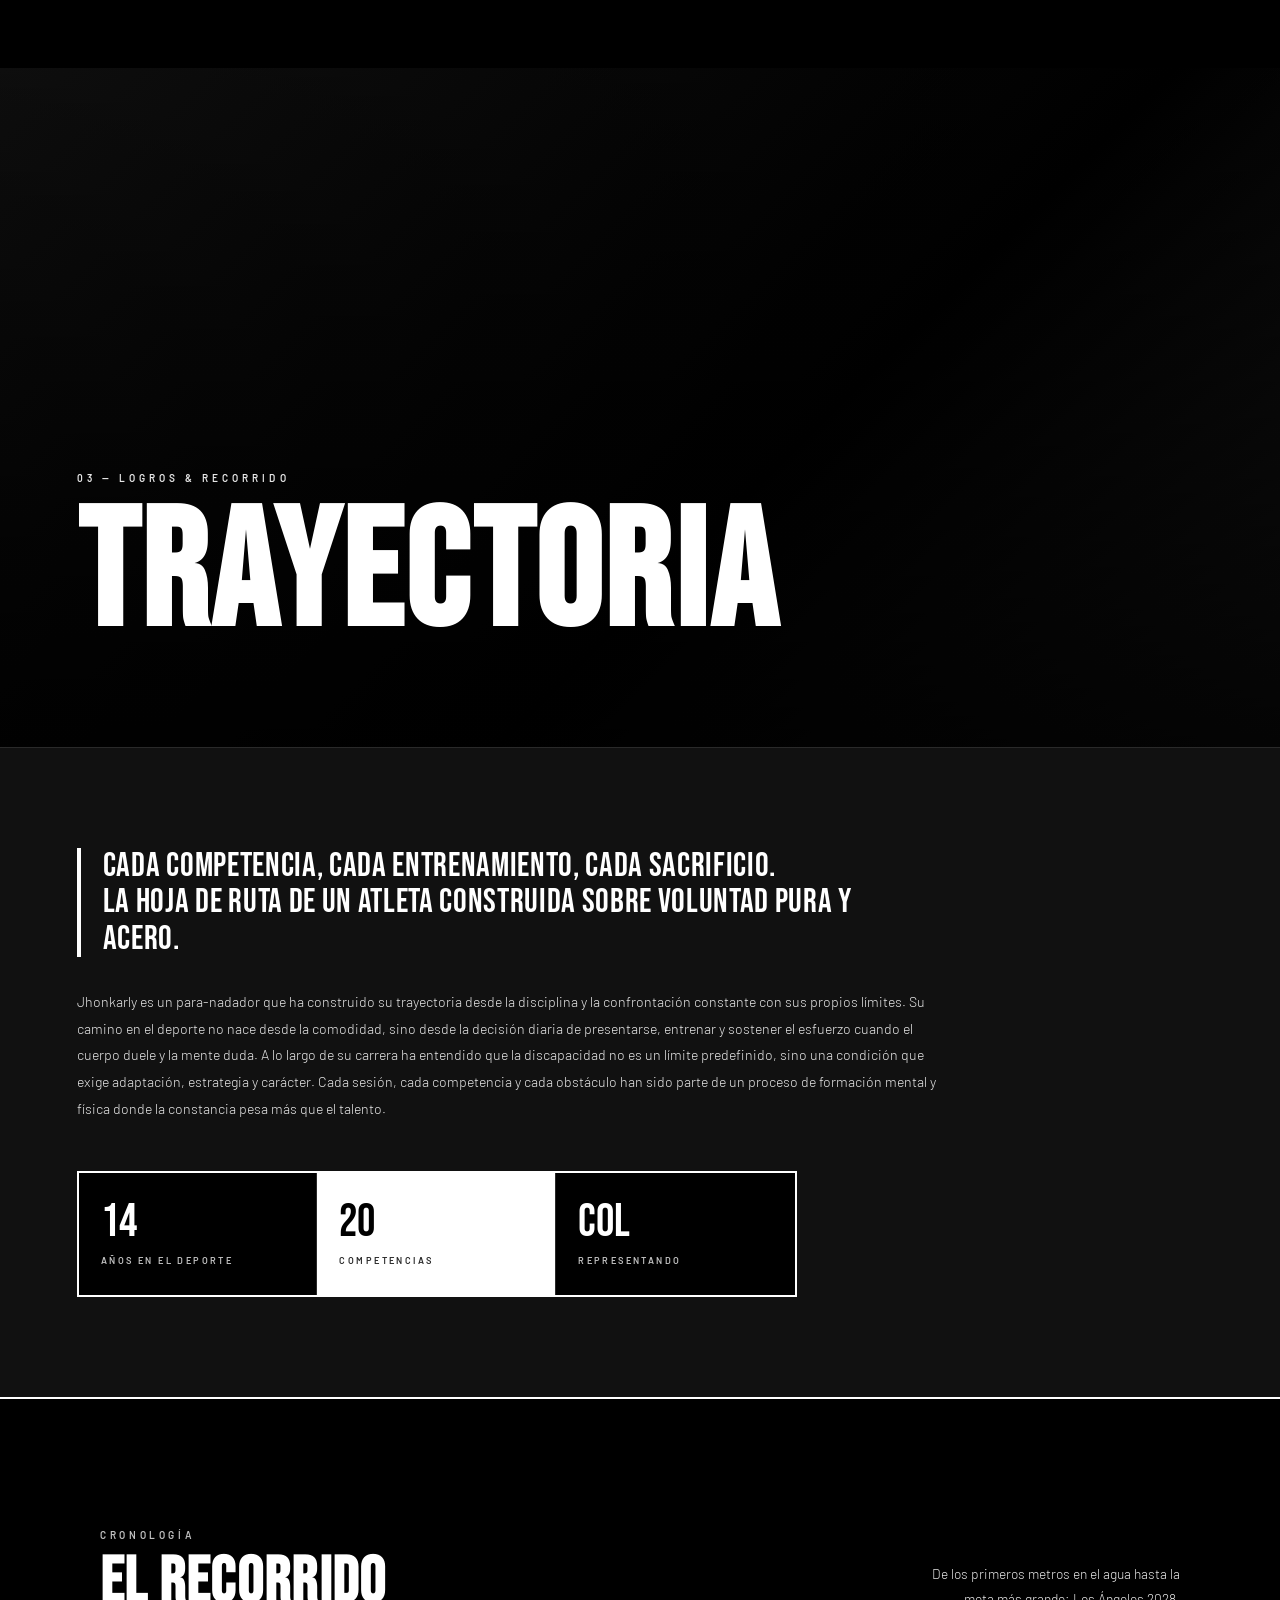
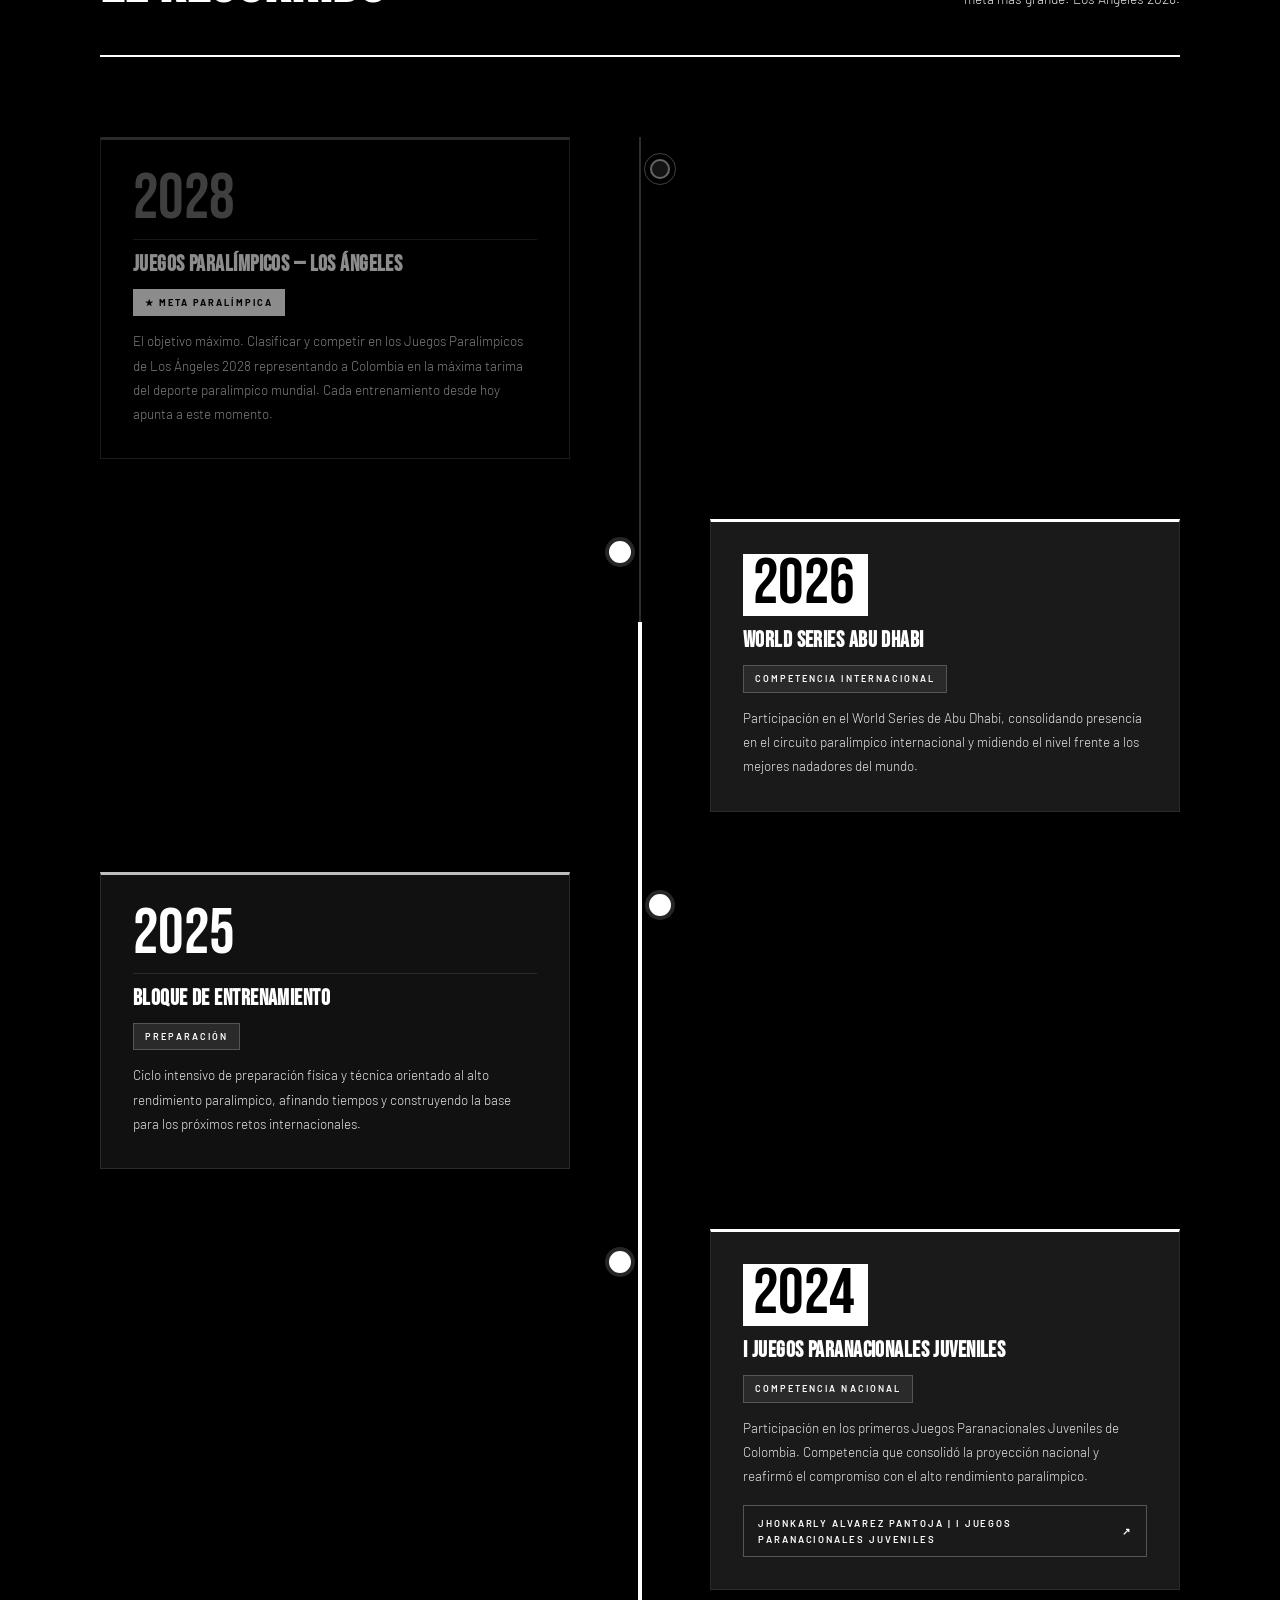
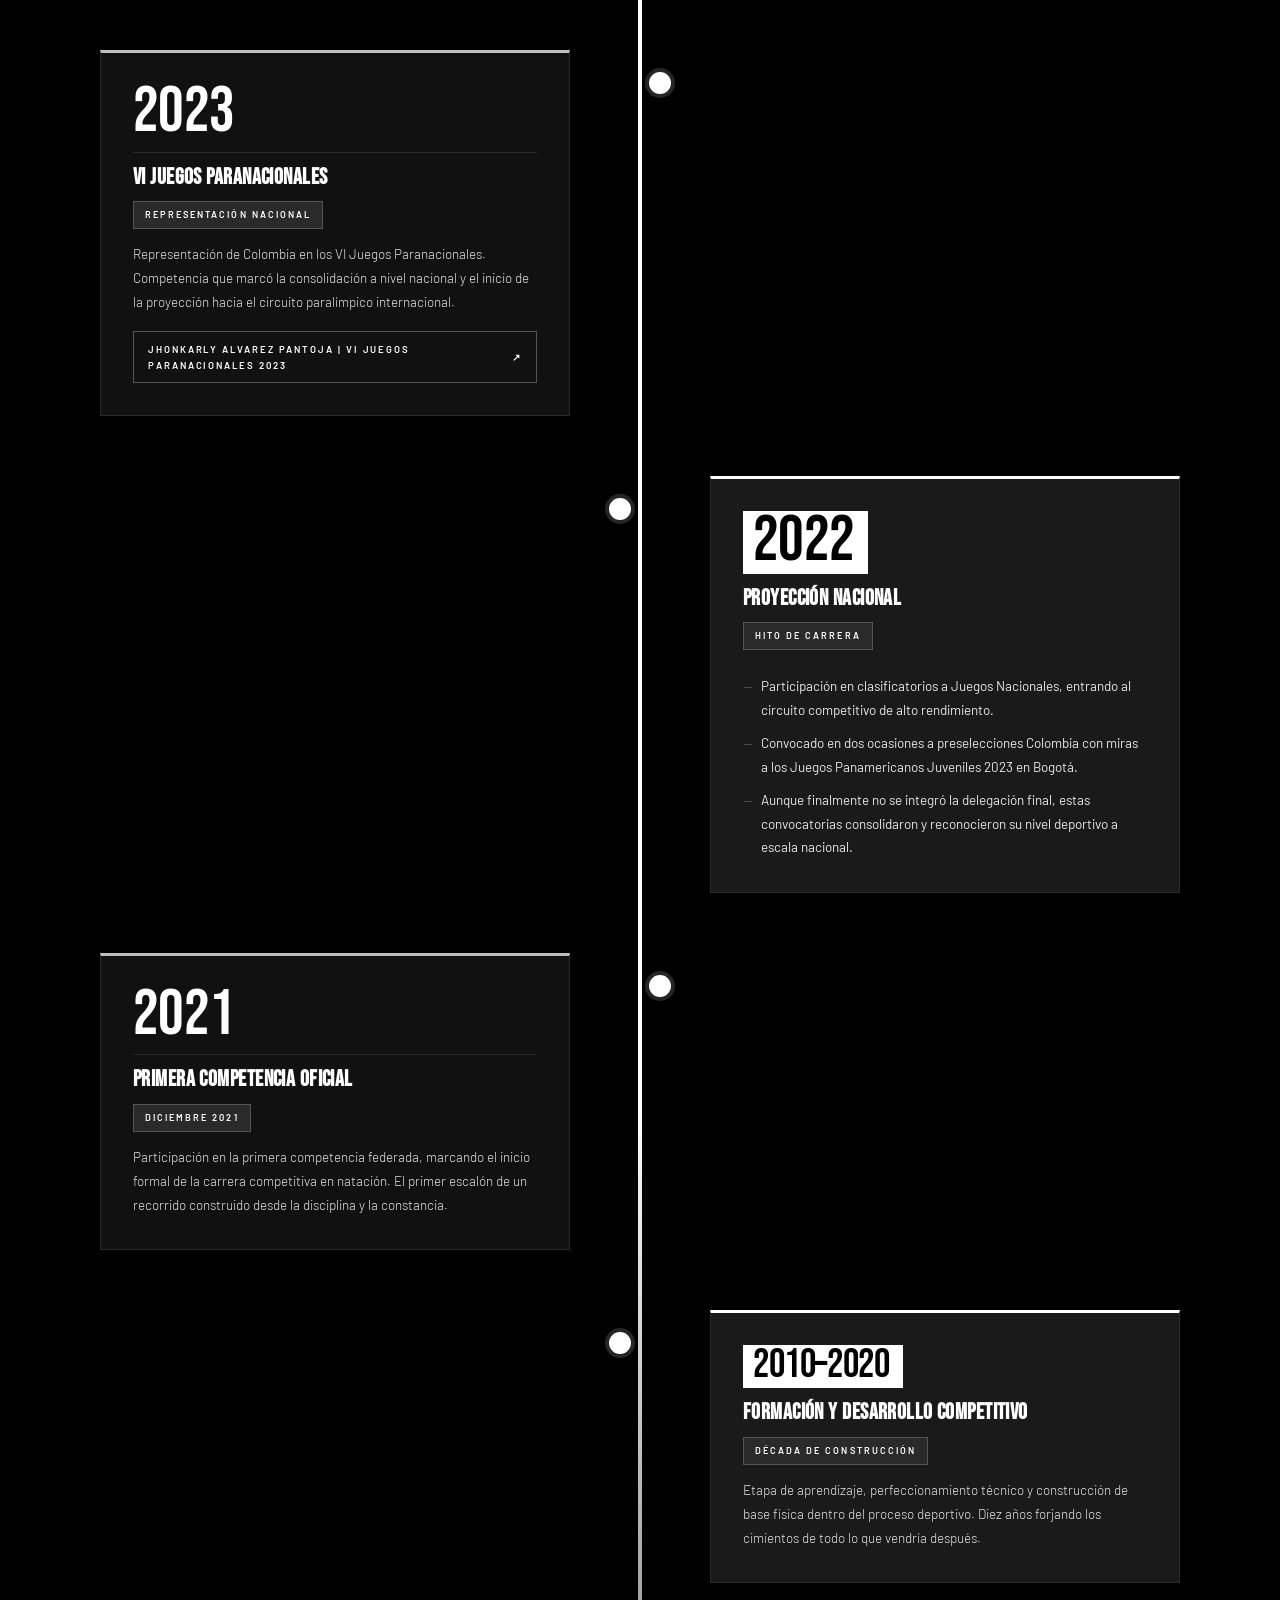
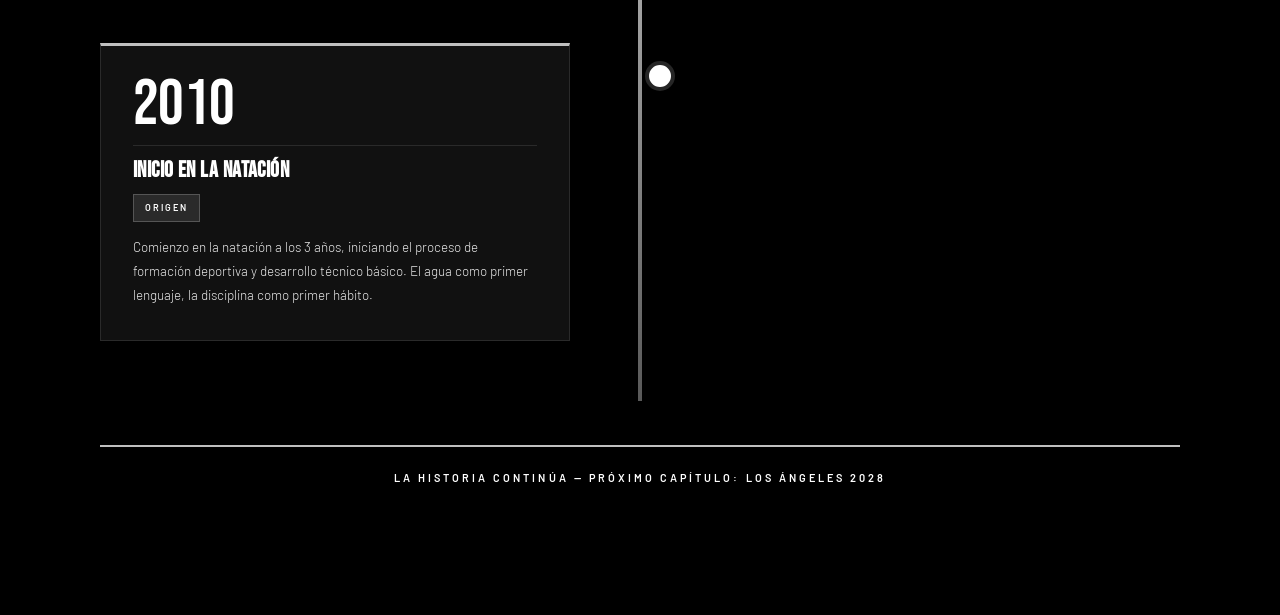
<file: public/trayectoria/index.html>
<!DOCTYPE html>
<html lang="es">
<head>
  <meta charset="UTF-8" />
  <meta name="viewport" content="width=device-width, initial-scale=1.0" />
  <title>Trayectoria | Jhonkarly Alvarez</title>
  <meta name="description" content="La trayectoria de Jhonkarly ALVAREZ Pantoja — nadador paralímpico colombiano. De 2010 a Los Ángeles 2028." />
  <link rel="preconnect" href="https://fonts.googleapis.com" />
  <link rel="preconnect" href="https://fonts.gstatic.com" crossorigin />
  <link href="https://fonts.googleapis.com/css2?family=Bebas+Neue&family=Barlow:ital,wght@0,300;0,400;0,600;1,300&display=swap" rel="stylesheet" />
<style>

/* ─────────────────────────────────────────
   RESET
───────────────────────────────────────── */
*, *::before, *::after { box-sizing: border-box; margin: 0; padding: 0; }
html { scroll-behavior: smooth; background: #000; font-size: 16px; }
body {
  background: #000; color: #fff;
  font-family: 'Barlow', sans-serif; font-weight: 400;
  line-height: 1.7; -webkit-font-smoothing: antialiased; overflow-x: hidden;
  padding-top: 68px; /* compensa el navbar fijo del sitio principal */
}
a { color: inherit; text-decoration: none; }
ul { list-style: none; }
img { display: block; max-width: 100%; }

/* ─────────────────────────────────────────
   TOKENS
───────────────────────────────────────── */
:root {
  --W: #FFFFFF; --B: #000000;
  --g900: #111; --g800: #1a1a1a; --g700: #2a2a2a;
  --g400: #555; --g300: #bfbfbf; --g100: #e6e6e6;
  --D: 'Bebas Neue', sans-serif;
  --T: 'Barlow', sans-serif;
  --px: clamp(24px, 6vw, 80px);
  --max: 1200px;
  --ease: 0.3s cubic-bezier(0.16, 1, 0.3, 1);
}

h1,h2,h3,h4 { font-family: var(--D); text-transform: uppercase; letter-spacing: 0.02em; line-height: 0.93; color: var(--W); }
p { font-weight: 300; color: var(--g300); }
strong { font-weight: 600; color: var(--W); }

/* ─────────────────────────────────────────
   HERO
───────────────────────────────────────── */
.hero {
  position: relative; overflow: hidden;
  min-height: min(80vh, 680px);
  display: flex; align-items: flex-end;
  padding: clamp(60px,10vw,120px) var(--px) clamp(60px,8vw,100px);
  border-bottom: 1px solid var(--g700);
}
.hero__bg {
  position: absolute; inset: 0; z-index: 0;
  background: linear-gradient(135deg, #111 0%, #000 60%, #1a1a1a 100%);
}
.hero__overlay {
  position: absolute; inset: 0; z-index: 1;
  background: linear-gradient(to top, rgba(0,0,0,.85) 0%, rgba(0,0,0,.2) 100%);
}
.hero__content { position: relative; z-index: 2; max-width: var(--max); margin: 0 auto; width: 100%; }
.hero__label {
  display: block; font-size: 0.63rem; font-weight: 600;
  letter-spacing: 0.4em; text-transform: uppercase; color: var(--g100); margin-bottom: 18px;
}
.hero__h1 { font-size: clamp(4.5rem, 13vw, 11rem); line-height: 0.85; }
.hero__h1 span { color: var(--g400); }

/* ─────────────────────────────────────────
   INTRO
───────────────────────────────────────── */
.intro {
  background: var(--g900);
  border-bottom: 2px solid var(--W);
  padding: clamp(52px,8vw,100px) var(--px);
}
.intro__inner { max-width: var(--max); margin: 0 auto; }
.intro__pull {
  font-family: var(--D); font-size: clamp(1.3rem,2.8vw,2.1rem);
  line-height: 1.08; color: var(--W); text-transform: uppercase; letter-spacing: 0.02em;
  max-width: 780px; padding-left: 22px; border-left: 4px solid var(--W); margin-bottom: 32px;
}
.intro__bio {
  max-width: 880px; font-size: clamp(0.88rem,1.1vw,1rem);
  line-height: 1.9; color: var(--g100); margin-bottom: 48px;
}

/* stats */
.stats {
  display: grid; grid-template-columns: repeat(3,1fr);
  max-width: 720px; border: 2px solid var(--W);
}
.stats__cell {
  padding: 26px 22px; background: var(--B);
  border-right: 1px solid var(--g700); transition: background var(--ease);
}
.stats__cell:last-child { border-right: none; }
.stats__cell:nth-child(2) { background: var(--W); }
.stats__cell:nth-child(2) .stats__num { color: var(--B); }
.stats__cell:nth-child(2) .stats__lbl { color: var(--g700); }
.stats__cell:hover { background: var(--g800); }
.stats__cell:nth-child(2):hover { background: var(--g100); }
.stats__cell:nth-child(2):hover .stats__num { color: var(--B); }
.stats__num { font-family: var(--D); font-size: clamp(2rem,4vw,2.9rem); color: var(--W); line-height: 1; }
.stats__lbl { margin-top: 8px; font-size: 0.58rem; font-weight: 600; letter-spacing: 0.26em; text-transform: uppercase; color: var(--g300); }

/* ─────────────────────────────────────────
   TIMELINE SECTION
───────────────────────────────────────── */
.tl-section { padding: clamp(80px,10vw,140px) var(--px); background: var(--B); }
.tl-inner { max-width: 1080px; margin: 0 auto; }

.tl-head {
  display: flex; align-items: flex-end; justify-content: space-between; gap: 24px;
  padding-bottom: clamp(28px,4vw,44px); margin-bottom: clamp(52px,7vw,80px);
  border-bottom: 2px solid var(--W);
}
.tl-head__left .lbl {
  display: block; font-size: 0.63rem; font-weight: 600;
  letter-spacing: 0.36em; text-transform: uppercase; color: var(--g300); margin-bottom: 10px;
}
.tl-head__left h2 { font-size: clamp(2.2rem,5vw,4rem); line-height: 0.9; }
.tl-head__right { max-width: 280px; font-size: 0.86rem; line-height: 1.8; color: var(--g100); text-align: right; }

/* ─────────────────────────────────────────
   TIMELINE GRID
───────────────────────────────────────── */
.tl {
  display: grid;
  grid-template-columns: 1fr 60px 1fr;
  row-gap: 0;
  position: relative;
}
.tl__line { display: none; }

.tl::before {
  content: '';
  position: absolute;
  top: 0;
  height: 14%;
  left: 50%;
  transform: translateX(-50%);
  width: 2px;
  background: rgba(255,255,255,0.18);
  z-index: 0;
  pointer-events: none;
}
.tl::after {
  content: '';
  position: absolute;
  top: 14%;
  bottom: 0;
  left: 50%;
  transform: translateX(-50%);
  width: 4px;
  background: linear-gradient(to bottom, #fff 0%, #fff 70%, rgba(255,255,255,0.35) 100%);
  z-index: 0;
  pointer-events: none;
}

/* ─────────────────────────────────────────
   ITEM BASE
───────────────────────────────────────── */
.tl-item { padding-bottom: 60px; }
.tl-item--L { grid-column: 1; padding-right: 40px; text-align: left; }
.tl-item--R { grid-column: 3; padding-left: 40px; text-align: left; }
.tl-spacer        { grid-column: 1; padding-bottom: 60px; }
.tl-spacer--R     { grid-column: 3; }

.tl-item { position: relative; }
.tl-dot {
  position: absolute; top: 22px;
  width: 20px; height: 20px; border-radius: 50%;
  background: var(--B); border: 3px solid var(--g300); z-index: 2;
  transition: background var(--ease), border-color var(--ease), box-shadow var(--ease);
}
.tl-item--L .tl-dot { right: -50px; transform: translateX(50%); }
.tl-item--R .tl-dot { left:  -50px; transform: translateX(-50%); }

.tl-item--past .tl-dot {
  background: var(--W); border-color: var(--W);
  box-shadow: 0 0 0 4px rgba(255,255,255,0.15);
  width: 22px; height: 22px;
}
.tl-item--past:hover .tl-dot { box-shadow: 0 0 0 7px rgba(255,255,255,0.2); }

.tl-item--future .tl-dot {
  width: 20px; height: 20px;
  background: rgba(255,255,255,0.08);
  border: 2px solid rgba(255,255,255,0.35); box-shadow: none;
}
.tl-item--future .tl-dot::after {
  content: ''; position: absolute; inset: -8px;
  border: 1px solid rgba(255,255,255,0.25); border-radius: 50%;
  animation: pulse 2.5s ease-out infinite;
}
@keyframes pulse {
  0%   { transform: scale(0.8); opacity: 0.9; }
  100% { transform: scale(2.4); opacity: 0; }
}

.tl-item:not(.tl-item--past):not(.tl-item--future):hover .tl-dot {
  background: var(--W); border-color: var(--W);
  box-shadow: 0 0 0 5px rgba(255,255,255,0.12);
}

/* ── CARD ── */
.tl-card {
  background: var(--g900); border: 1px solid var(--g700); border-top: 3px solid var(--g300);
  padding: clamp(20px,2.5vw,32px);
  transition: border-color var(--ease), border-top-color var(--ease), transform var(--ease), box-shadow var(--ease);
}
.tl-item:hover .tl-card {
  border-top-color: var(--W); border-color: var(--g300);
  transform: translateY(-4px); box-shadow: 0 14px 44px rgba(0,0,0,0.65);
}
.tl-item--R .tl-card { background: var(--g800); border-top-color: var(--W); }
.tl-item--R:hover .tl-card { background: var(--g700); border-color: var(--W); }
.tl-item--future .tl-card {
  background: var(--B); border: 1px solid rgba(255,255,255,0.2);
  border-top: 3px solid rgba(255,255,255,0.3); opacity: 0.55;
  transition: opacity var(--ease), border-color var(--ease), border-top-color var(--ease), transform var(--ease), box-shadow var(--ease);
}
.tl-item--future:hover .tl-card {
  opacity: 0.85; border-color: rgba(255,255,255,0.5);
  border-top-color: var(--W); box-shadow: 0 18px 50px rgba(0,0,0,0.7);
}

/* ── CARD INTERIOR ── */
.tl-year {
  font-family: var(--D); font-size: clamp(2.8rem,5vw,4.8rem);
  line-height: 0.85; color: var(--W); letter-spacing: -0.01em;
  display: block; padding-bottom: 12px;
  border-bottom: 1px solid var(--g700); margin-bottom: 14px;
}
.tl-item--R .tl-year {
  display: inline-block; background: var(--W); color: var(--B);
  padding: 3px 14px 5px 10px; border-bottom: none; margin-bottom: 14px;
}
.tl-item--future .tl-year { color: rgba(255,255,255,0.45); border-bottom-color: var(--g700); }

.tl-title { font-family: var(--D); font-size: clamp(1.05rem,1.7vw,1.5rem); color: var(--W); line-height: 1; margin-bottom: 10px; }
.tl-cat {
  display: inline-block; font-size: 0.58rem; font-weight: 600;
  letter-spacing: 0.22em; text-transform: uppercase; color: var(--W);
  background: var(--g700); border: 1px solid var(--g400);
  padding: 5px 11px; margin-bottom: 13px;
}
.tl-item--future .tl-cat { background: var(--W); border-color: var(--W); color: var(--B); font-weight: 700; }
.tl-desc { font-size: 0.84rem; line-height: 1.8; color: var(--g100); }

.tl-list { margin-top: 12px; display: flex; flex-direction: column; gap: 10px; }
.tl-list li { font-size: 0.84rem; line-height: 1.75; color: var(--g100); padding-left: 18px; position: relative; }
.tl-list li::before { content: '—'; position: absolute; left: 0; color: var(--g400); }

.tl-btns { display: flex; flex-direction: column; gap: 10px; margin-top: 16px; }
.tl-btn {
  display: inline-flex; align-items: center; gap: 8px;
  font-size: 0.6rem; font-weight: 600; letter-spacing: 0.2em; text-transform: uppercase;
  color: var(--W); border: 1px solid var(--g400); padding: 9px 14px;
  transition: background var(--ease), border-color var(--ease), color var(--ease);
  align-self: flex-start;
}
.tl-btn::after { content: '↗'; }
.tl-btn:hover { background: var(--W); border-color: var(--W); color: var(--B); }

.tl-end {
  margin-top: 44px; padding-top: 22px;
  border-top: 2px solid var(--g300); text-align: center;
}
.tl-end p {
  font-size: 0.68rem; font-weight: 600; letter-spacing: 0.28em;
  text-transform: uppercase; color: var(--W);
}

/* ─────────────────────────────────────────
   FOOTER
───────────────────────────────────────── */
.ftr { background: var(--g900); border-top: 1px solid var(--g700); padding: clamp(60px,8vw,100px) var(--px) 0; }
.ftr__grid { max-width: var(--max); margin: 0 auto; display: grid; grid-template-columns: 2fr 1fr 1fr 1fr; gap: clamp(28px,5vw,60px); padding-bottom: clamp(44px,6vw,72px); border-bottom: 1px solid var(--g700); }
.ftr__brand-name { font-family: var(--D); font-size: clamp(0.95rem,1.6vw,1.2rem); letter-spacing: 0.18em; color: var(--W); display: block; margin-bottom: 14px; transition: color var(--ease); }
.ftr__brand-name:hover { color: var(--g300); }
.ftr__brand-desc { font-size: 0.8rem; font-weight: 300; line-height: 1.75; color: var(--g300); max-width: 280px; }
.ftr__col-title { font-size: 0.62rem; font-weight: 600; letter-spacing: 0.32em; text-transform: uppercase; color: var(--W); margin-bottom: 18px; display: block; }
.ftr__links { display: flex; flex-direction: column; gap: 10px; }
.ftr__links a { font-size: 0.82rem; color: var(--g300); transition: color var(--ease); }
.ftr__links a:hover { color: var(--W); }
.ftr__socials { display: grid; grid-template-columns: repeat(2, 44px); gap: 8px; }
.ftr__soc { width: 44px; height: 44px; display: flex; align-items: center; justify-content: center; border: 1px solid var(--g700); color: var(--g300); transition: border-color var(--ease), color var(--ease), background var(--ease); }
.ftr__soc:hover { border-color: var(--g300); color: var(--W); background: var(--g800); }
.ftr__soc svg { width: 18px; height: 18px; }
.ftr__bottom { max-width: var(--max); margin: 0 auto; display: flex; justify-content: space-between; align-items: center; flex-wrap: wrap; gap: 14px; padding: 22px 0 clamp(28px,4vw,44px); }
.ftr__copy { font-size: 0.73rem; color: var(--g300); letter-spacing: 0.04em; }
.ftr__legal { display: flex; gap: 22px; }
.ftr__legal a { font-size: 0.7rem; font-weight: 600; letter-spacing: 0.14em; text-transform: uppercase; color: var(--g700); transition: color var(--ease); }
.ftr__legal a:hover { color: var(--W); }

/* ─────────────────────────────────────────
   RESPONSIVE
───────────────────────────────────────── */
@media (max-width: 1024px) {
  .tl-head { flex-direction: column; align-items: flex-start; }
  .tl-head__right { text-align: left; }
}

@media (max-width: 760px) {
  .tl {
    display: block;
    padding-left: 36px;
    position: relative;
  }
  /* Cancelar la línea central del desktop */
  .tl::after { display: none; }
  /* Línea lateral izquierda para móvil */
  .tl::before {
    content: ''; position: absolute;
    top: 0; bottom: 0; left: 8px; width: 2px;
    transform: none; left: 8px;
    background: linear-gradient(to bottom, var(--W), var(--g700) 85%, transparent);
  }
  .tl__line { display: none; }

  .tl-item--L, .tl-item--R {
    padding-left: 0; padding-right: 0;
    text-align: left; margin-bottom: 36px;
    grid-column: unset;
  }
  .tl-item--L .tl-dot, .tl-item--R .tl-dot {
    left: -34px; right: auto; transform: none;
  }
  .tl-spacer, .tl-spacer--R { display: none; }

  .stats { grid-template-columns: 1fr; max-width: 320px; }
  .stats__cell { border-right: none; border-bottom: 1px solid var(--g700); }
  .stats__cell:last-child { border-bottom: none; }

  .ftr__grid { grid-template-columns: 1fr 1fr; }
  .ftr__brand { grid-column: span 2; }
  .ftr__bottom { flex-direction: column; align-items: flex-start; }
}

@media (max-width: 480px) {
  .ftr__grid { grid-template-columns: 1fr; }
  .ftr__brand { grid-column: span 1; }
}

@media (max-width: 440px) {
  .hero__h1 { font-size: clamp(3.5rem,16vw,6rem); }
}

/* ─────────────────────────────────────────
   SCROLL ANIMATION
───────────────────────────────────────── */
.js-ready .tl-item {
  opacity: 0;
  transform: translateY(24px);
  transition: opacity 0.5s ease, transform 0.5s ease;
  transition-delay: var(--d, 0ms);
}
.js-ready .tl-item.visible {
  opacity: 1;
  transform: translateY(0);
}

</style>
</head>
<body>

<main>

  <!-- ── HERO ── -->
  <section class="hero">
    <div class="hero__bg" aria-hidden="true"></div>
    <div class="hero__overlay" aria-hidden="true"></div>
    <div class="hero__content">
      <span class="hero__label">03 — Logros &amp; Recorrido</span>
      <h1 class="hero__h1">Trayectoria</h1>
    </div>
  </section>

  <!-- ── INTRO ── -->
  <section class="intro">
    <div class="intro__inner">
      <p class="intro__pull">
        Cada competencia, cada entrenamiento, cada sacrificio.<br>
        La hoja de ruta de un atleta construida sobre voluntad pura y acero.
      </p>
      <p class="intro__bio">
        Jhonkarly es un para-nadador que ha construido su trayectoria desde la disciplina y la confrontación constante con sus propios límites. Su camino en el deporte no nace desde la comodidad, sino desde la decisión diaria de presentarse, entrenar y sostener el esfuerzo cuando el cuerpo duele y la mente duda. A lo largo de su carrera ha entendido que la discapacidad no es un límite predefinido, sino una condición que exige adaptación, estrategia y carácter. Cada sesión, cada competencia y cada obstáculo han sido parte de un proceso de formación mental y física donde la constancia pesa más que el talento.
      </p>
      <div class="stats" data-stats>
        <div class="stats__cell">
          <div class="stats__num" data-count="14">14</div>
          <div class="stats__lbl">Años en el deporte</div>
        </div>
        <div class="stats__cell">
          <div class="stats__num" data-count="20">20</div>
          <div class="stats__lbl">Competencias</div>
        </div>
        <div class="stats__cell">
          <div class="stats__num">COL</div>
          <div class="stats__lbl">Representando</div>
        </div>
      </div>
    </div>
  </section>

  <!-- ── TIMELINE ── -->
  <section class="tl-section">
    <div class="tl-inner">

      <header class="tl-head">
        <div class="tl-head__left">
          <span class="lbl">Cronología</span>
          <h2>El recorrido</h2>
        </div>
        <p class="tl-head__right">
          De los primeros metros en el agua hasta la meta más grande: Los Ángeles 2028.
        </p>
      </header>

      <div class="tl" id="tl" role="list">

        <div class="tl__line" aria-hidden="true"></div>

        <!-- ══ 2028 ══ -->
        <div class="tl-item tl-item--L tl-item--future" role="listitem">
          <div class="tl-dot" aria-hidden="true"></div>
          <div class="tl-card">
            <span class="tl-year">2028</span>
            <h3 class="tl-title">Juegos Paralímpicos — Los Ángeles</h3>
            <span class="tl-cat">★ Meta Paralímpica</span>
            <p class="tl-desc">El objetivo máximo. Clasificar y competir en los Juegos Paralímpicos de Los Ángeles 2028 representando a Colombia en la máxima tarima del deporte paralímpico mundial. Cada entrenamiento desde hoy apunta a este momento.</p>
          </div>
        </div>
        <div class="tl-spacer--R" aria-hidden="true"></div>

        <!-- ══ 2026 ══ -->
        <div class="tl-spacer" aria-hidden="true"></div>
        <div class="tl-item tl-item--R tl-item--past" role="listitem">
          <div class="tl-dot" aria-hidden="true"></div>
          <div class="tl-card">
            <span class="tl-year">2026</span>
            <h3 class="tl-title">World Series Abu Dhabi</h3>
            <span class="tl-cat">Competencia Internacional</span>
            <p class="tl-desc">Participación en el World Series de Abu Dhabi, consolidando presencia en el circuito paralímpico internacional y midiendo el nivel frente a los mejores nadadores del mundo.</p>
          </div>
        </div>

        <!-- ══ 2025 ══ -->
        <div class="tl-item tl-item--L tl-item--past" role="listitem">
          <div class="tl-dot" aria-hidden="true"></div>
          <div class="tl-card">
            <span class="tl-year">2025</span>
            <h3 class="tl-title">Bloque de Entrenamiento</h3>
            <span class="tl-cat">Preparación</span>
            <p class="tl-desc">Ciclo intensivo de preparación física y técnica orientado al alto rendimiento paralímpico, afinando tiempos y construyendo la base para los próximos retos internacionales.</p>
          </div>
        </div>
        <div class="tl-spacer--R" aria-hidden="true"></div>

        <!-- ══ 2024 ══ -->
        <div class="tl-spacer" aria-hidden="true"></div>
        <div class="tl-item tl-item--R tl-item--past" role="listitem">
          <div class="tl-dot" aria-hidden="true"></div>
          <div class="tl-card">
            <span class="tl-year">2024</span>
            <h3 class="tl-title">I Juegos Paranacionales Juveniles</h3>
            <span class="tl-cat">Competencia Nacional</span>
            <p class="tl-desc">Participación en los primeros Juegos Paranacionales Juveniles de Colombia. Competencia que consolidó la proyección nacional y reafirmó el compromiso con el alto rendimiento paralímpico.</p>
            <div class="tl-btns">
              <a href="https://www.coldeportes.gov.co" target="_blank" rel="noopener noreferrer" class="tl-btn">
                Jhonkarly Alvarez Pantoja | I Juegos Paranacionales Juveniles
              </a>
            </div>
          </div>
        </div>

        <!-- ══ 2023 ══ -->
        <div class="tl-item tl-item--L tl-item--past" role="listitem">
          <div class="tl-dot" aria-hidden="true"></div>
          <div class="tl-card">
            <span class="tl-year">2023</span>
            <h3 class="tl-title">VI Juegos Paranacionales</h3>
            <span class="tl-cat">Representación Nacional</span>
            <p class="tl-desc">Representación de Colombia en los VI Juegos Paranacionales. Competencia que marcó la consolidación a nivel nacional y el inicio de la proyección hacia el circuito paralímpico internacional.</p>
            <div class="tl-btns">
              <a href="https://www.coldeportes.gov.co" target="_blank" rel="noopener noreferrer" class="tl-btn">
                Jhonkarly Alvarez Pantoja | VI Juegos Paranacionales 2023
              </a>
            </div>
          </div>
        </div>
        <div class="tl-spacer--R" aria-hidden="true"></div>

        <!-- ══ 2022 ══ -->
        <div class="tl-spacer" aria-hidden="true"></div>
        <div class="tl-item tl-item--R tl-item--past" role="listitem">
          <div class="tl-dot" aria-hidden="true"></div>
          <div class="tl-card">
            <span class="tl-year">2022</span>
            <h3 class="tl-title">Proyección Nacional</h3>
            <span class="tl-cat">Hito de Carrera</span>
            <ul class="tl-list">
              <li>Participación en clasificatorios a Juegos Nacionales, entrando al circuito competitivo de alto rendimiento.</li>
              <li>Convocado en dos ocasiones a preselecciones Colombia con miras a los Juegos Panamericanos Juveniles 2023 en Bogotá.</li>
              <li>Aunque finalmente no se integró la delegación final, estas convocatorias consolidaron y reconocieron su nivel deportivo a escala nacional.</li>
            </ul>
          </div>
        </div>

        <!-- ══ 2021 ══ -->
        <div class="tl-item tl-item--L tl-item--past" role="listitem">
          <div class="tl-dot" aria-hidden="true"></div>
          <div class="tl-card">
            <span class="tl-year">2021</span>
            <h3 class="tl-title">Primera Competencia Oficial</h3>
            <span class="tl-cat">Diciembre 2021</span>
            <p class="tl-desc">Participación en la primera competencia federada, marcando el inicio formal de la carrera competitiva en natación. El primer escalón de un recorrido construido desde la disciplina y la constancia.</p>
          </div>
        </div>
        <div class="tl-spacer--R" aria-hidden="true"></div>

        <!-- ══ 2010–2020 ══ -->
        <div class="tl-spacer" aria-hidden="true"></div>
        <div class="tl-item tl-item--R tl-item--past" role="listitem">
          <div class="tl-dot" aria-hidden="true"></div>
          <div class="tl-card">
            <span class="tl-year" style="font-size:clamp(1.8rem,3.2vw,3.2rem);">2010–2020</span>
            <h3 class="tl-title">Formación y Desarrollo Competitivo</h3>
            <span class="tl-cat">Década de construcción</span>
            <p class="tl-desc">Etapa de aprendizaje, perfeccionamiento técnico y construcción de base física dentro del proceso deportivo. Diez años forjando los cimientos de todo lo que vendría después.</p>
          </div>
        </div>

        <!-- ══ 2010 ══ -->
        <div class="tl-item tl-item--L tl-item--past" role="listitem">
          <div class="tl-dot" aria-hidden="true"></div>
          <div class="tl-card">
            <span class="tl-year">2010</span>
            <h3 class="tl-title">Inicio en la Natación</h3>
            <span class="tl-cat">Origen</span>
            <p class="tl-desc">Comienzo en la natación a los 3 años, iniciando el proceso de formación deportiva y desarrollo técnico básico. El agua como primer lenguaje, la disciplina como primer hábito.</p>
          </div>
        </div>
        <div class="tl-spacer--R" aria-hidden="true"></div>

      </div><!-- /.tl -->

      <div class="tl-end">
        <p>La historia continúa — Próximo capítulo: Los Ángeles 2028</p>
      </div>

    </div>
  </section>

</main>


</body>
</html>
</file>
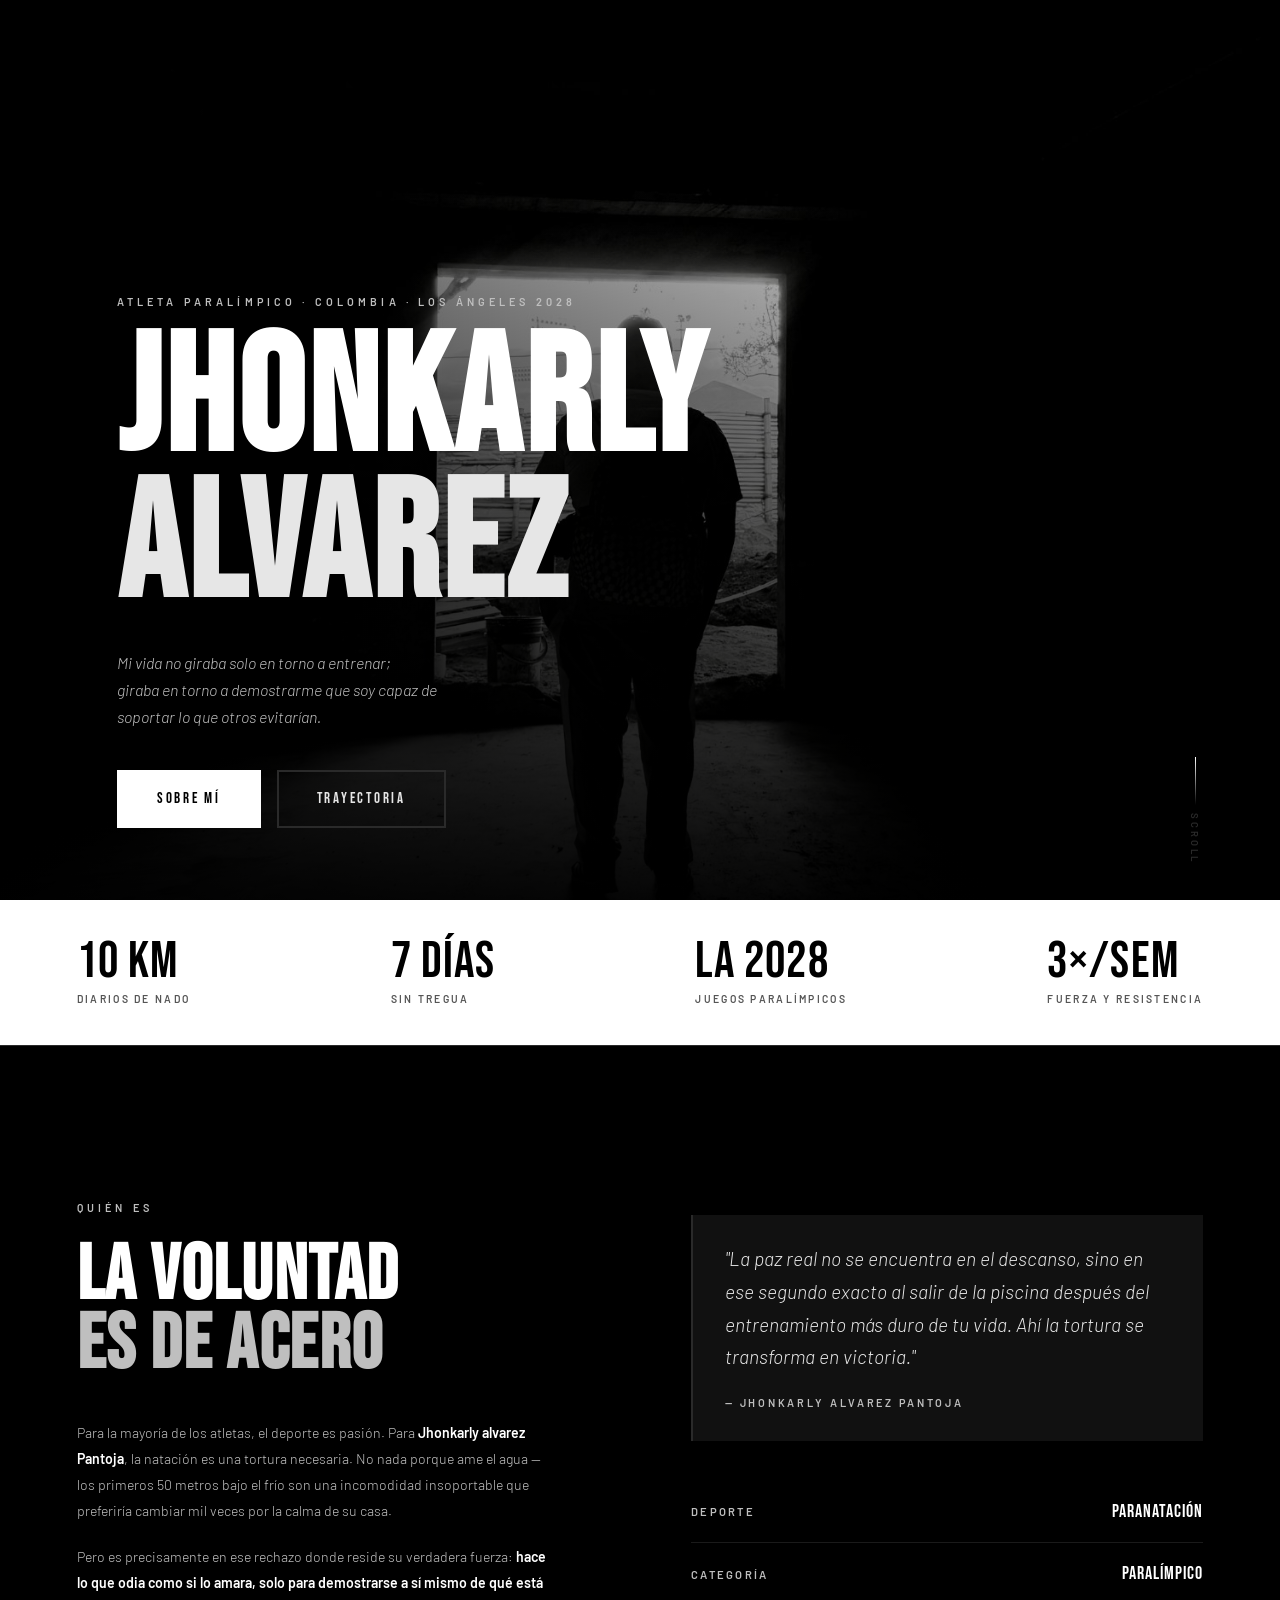
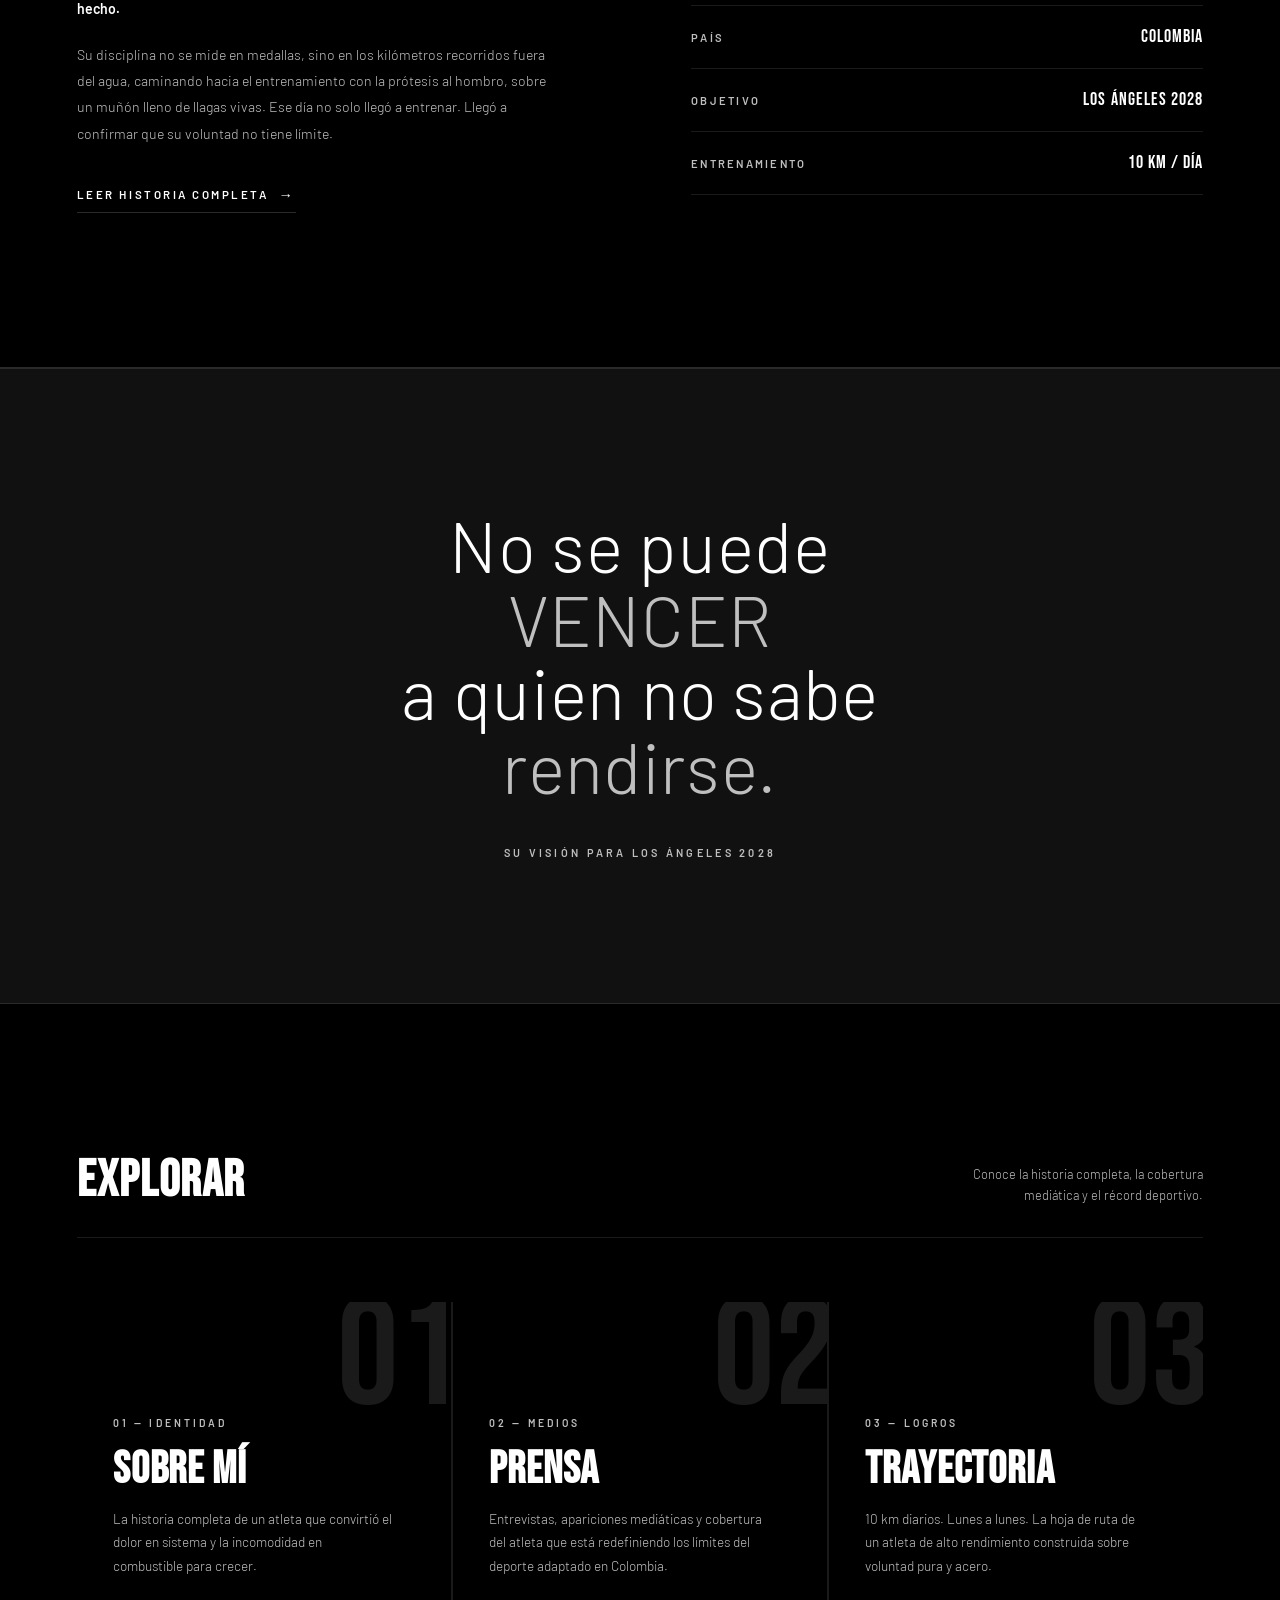
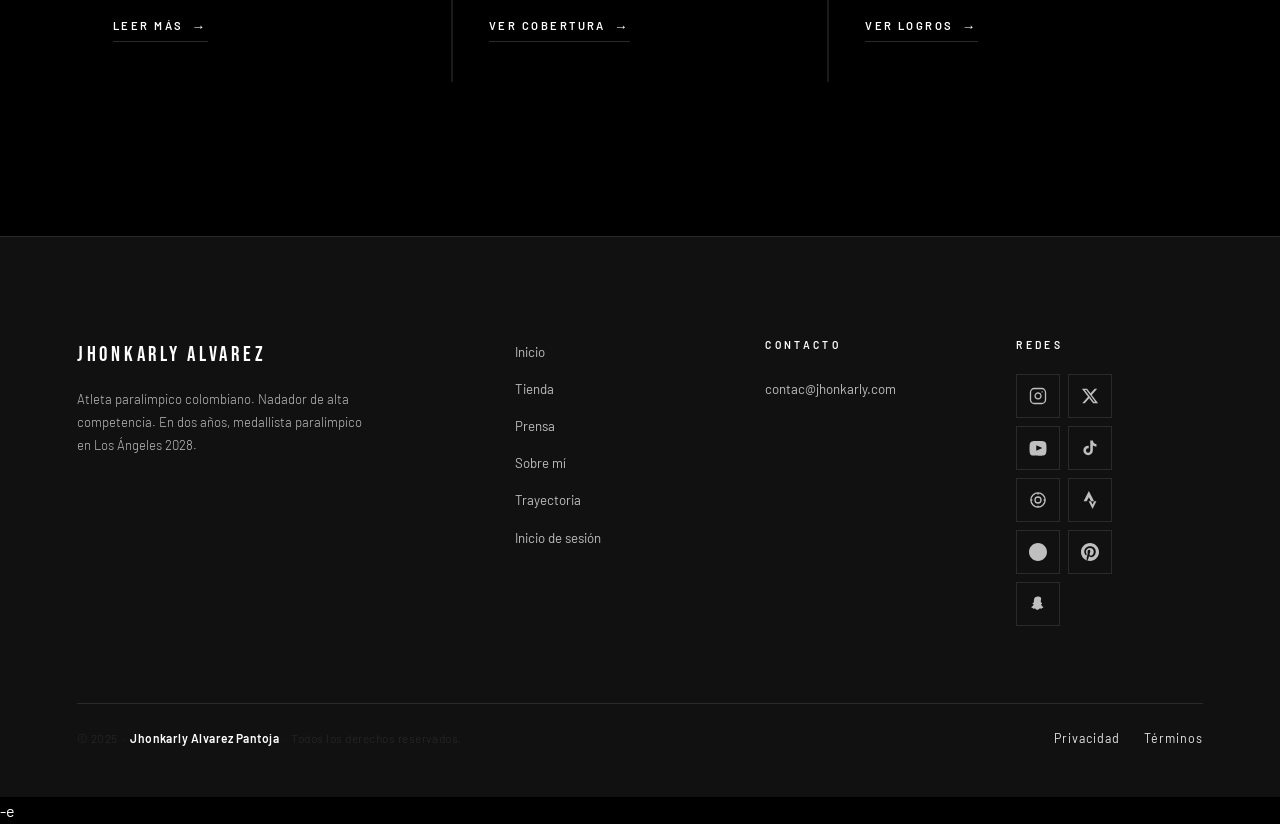
<file: public/jhonkarly_alvarez.html>
<!DOCTYPE html>
<html lang="es">
<head>

  <!-- ============================================================
       JHONKARLY ALVAREZ — jhonkarly.com
       Diseño: Monocromático Editorial | Director Creativo + Arquitecto Frontend
       Versión: 1.0 Final — Archivo autocontenido (sin dependencias externas de assets)
       ============================================================ -->

  <meta charset="UTF-8" />
  <meta name="viewport" content="width=device-width, initial-scale=1.0" />
  <meta http-equiv="X-UA-Compatible" content="IE=edge" />

  <!-- SEO -->
  <title>Jhonkarly alvarez | Atleta Paralímpico Colombiano</title>
  <meta name="description" content="Jhonkarly alvarez Pantoja, nadador paralímpico colombiano. Voluntad de acero. Rumbo a Los Ángeles 2028." />
  <meta name="robots" content="index, follow" />

  <!-- Tipografías -->
  <link rel="preconnect" href="https://fonts.googleapis.com" />
  <link rel="preconnect" href="https://fonts.gstatic.com" crossorigin />
  <link href="https://fonts.googleapis.com/css2?family=Bebas+Neue&family=Barlow:ital,wght@0,300;0,400;0,600;1,300&display=swap" rel="stylesheet" />

<style>

/* ================================================================
   1. RESET & BASE
   Justificación: reset mínimo y efectivo, sin librerías externas.
   box-sizing universal previene errores de layout en todos los
   elementos sin excepción.
================================================================ */

*, *::before, *::after {
  box-sizing: border-box;
  margin: 0;
  padding: 0;
}

html {
  scroll-behavior: smooth;
  font-size: 16px;
  background: #000;
}

body {
  background-color: #000000;
  color: #FFFFFF;
  font-family: 'Barlow', sans-serif;
  font-weight: 400;
  line-height: 1.7;
  -webkit-font-smoothing: antialiased;
  -moz-osx-font-smoothing: grayscale;
  overflow-x: hidden;
}

img { display: block; max-width: 100%; }
a { color: inherit; text-decoration: none; }
ul { list-style: none; }

/* ================================================================
   2. DESIGN TOKENS — PALETA MONOCROMÁTICA ESTRICTA
   Una sola fuente de verdad para colores, espaciados y tipografías.
   Cambiar aquí propaga al 100% del diseño.
================================================================ */

:root {
  /* Negros y blancos puros */
  --c-black:   #000000;
  --c-white:   #FFFFFF;

  /* Escala de grises */
  --c-g900:    #111111;
  --c-g800:    #1A1A1A;
  --c-g700:    #2A2A2A;
  --c-g300:    #BFBFBF;
  --c-g100:    #E6E6E6;

  /* Tipografías */
  --f-display: 'Bebas Neue', sans-serif;
  --f-body:    'Barlow', sans-serif;

  /* Espaciado de secciones */
  --section-py: clamp(80px, 12vw, 160px);
  --container:  1200px;
  --px:         clamp(24px, 6vw, 80px);

  /* Transiciones */
  --t: 0.35s cubic-bezier(0.16, 1, 0.3, 1);
}

/* ================================================================
   3. TIPOGRAFÍA — SISTEMA
================================================================ */

h1, h2, h3, h4 {
  font-family: var(--f-display);
  text-transform: uppercase;
  letter-spacing: 0.02em;
  line-height: 0.93;
  color: var(--c-white);
}

p {
  font-family: var(--f-body);
  font-weight: 300;
  color: var(--c-g300);
}

strong {
  font-weight: 600;
  color: var(--c-white);
}

/* ================================================================
   4. UTILIDADES
================================================================ */

.container {
  max-width: var(--container);
  margin: 0 auto;
  padding: 0 var(--px);
}

.label {
  font-family: var(--f-body);
  font-size: 0.68rem;
  font-weight: 600;
  letter-spacing: 0.38em;
  text-transform: uppercase;
  color: var(--c-g300);
  display: block;
}

.sr-only {
  position: absolute;
  width: 1px; height: 1px;
  overflow: hidden;
  clip: rect(0,0,0,0);
  white-space: nowrap;
}

/* ================================================================
   5. HEADER FIJO
   Decisión: fondo negro sólido con borde inferior en gris muy oscuro.
   No se usa blur/transparencia para mantener la coherencia monocromática.
   El logotipo usa Bebas Neue con tracking amplio; los links usan
   Barlow 600 en mayúsculas para contraste tipográfico claro.
================================================================ */

.site-header {
  position: fixed;
  top: 0; left: 0;
  width: 100%;
  z-index: 100;
  height: 68px;
  display: flex;
  align-items: center;
  justify-content: space-between;
  padding: 0 var(--px);
  background: rgba(0, 0, 0, 0.95);
  backdrop-filter: blur(20px);
  -webkit-backdrop-filter: blur(20px);
  border-bottom: 1px solid var(--c-g700);
}

.site-header__logo {
  font-family: var(--f-display);
  font-size: clamp(0.95rem, 1.6vw, 1.25rem);
  letter-spacing: 0.22em;
  font-weight: 400;
  color: var(--c-white);
  transition: color var(--t);
  flex-shrink: 0;
  text-transform: uppercase;
}

.site-header__logo:hover {
  color: var(--c-g300);
}

.site-nav {
  display: flex;
  gap: clamp(24px, 3.5vw, 52px);
  align-items: center;
}

.site-nav a {
  font-family: var(--f-body);
  font-size: 0.7rem;
  font-weight: 600;
  letter-spacing: 0.22em;
  text-transform: uppercase;
  color: var(--c-g300);
  position: relative;
  transition: color var(--t);
  white-space: nowrap;
}

.site-nav a::after {
  content: '';
  position: absolute;
  bottom: -4px; left: 0;
  width: 0; height: 1px;
  background: var(--c-white);
  transition: width var(--t);
}

.site-nav a:hover,
.site-nav a[aria-current="page"] {
  color: var(--c-white);
}

.site-nav a:hover::after,
.site-nav a[aria-current="page"]::after {
  width: 100%;
}

/* ================================================================
   6. HERO — FULLSCREEN
   Decisión: La imagen ocupa el 100% del viewport con overlay negro
   gradiente que garantiza legibilidad del texto sobre cualquier
   imagen. El nombre se posiciona en la parte inferior izquierda
   siguiendo el patrón Goggins: texto grande anclado al pie del hero.
   El número decorativo en el lateral derecho es un elemento editorial
   tipográfico puro, sin peso semántico.
================================================================ */

.hero {
  position: relative;
  width: 100%;
  height: 100svh;
  min-height: 600px;
  display: flex;
  align-items: flex-end;
  overflow: hidden;
}

.hero__bg {
  position: absolute;
  inset: 0;
  background-image: url('[data-uri]');
  background-size: cover;
  background-position: center center;
  background-repeat: no-repeat;
}

/* Overlay: negro en la parte inferior para el texto, más suave arriba */
.hero__bg::after {
  content: '';
  position: absolute;
  inset: 0;
  background:
    linear-gradient(to top,
      rgba(0,0,0,0.97) 0%,
      rgba(0,0,0,0.65) 40%,
      rgba(0,0,0,0.25) 70%,
      rgba(0,0,0,0.05) 100%
    ),
    linear-gradient(to right,
      rgba(0,0,0,0.7) 0%,
      rgba(0,0,0,0.1) 60%,
      transparent 100%
    );
}

.hero__content {
  position: relative;
  z-index: 2;
  width: 100%;
  padding: 0 var(--px) clamp(56px, 8vh, 100px);
  max-width: var(--container);
  margin: 0 auto;
}

.hero__eyebrow {
  font-family: var(--f-body);
  font-size: 0.68rem;
  font-weight: 600;
  letter-spacing: 0.38em;
  text-transform: uppercase;
  color: var(--c-g300);
  display: block;
  margin-bottom: 16px;
}

.hero__title {
  font-size: clamp(4.5rem, 13vw, 14rem);
  color: var(--c-white);
  line-height: 0.88;
  margin-bottom: 28px;
  max-width: 820px;
}

.hero__title .name-last {
  display: block;
  color: var(--c-g100);
}

.hero__tagline {
  font-size: clamp(0.85rem, 1.3vw, 1rem);
  font-weight: 300;
  color: var(--c-g300);
  max-width: 380px;
  margin-bottom: 40px;
  line-height: 1.7;
  font-style: italic;
}

.hero__actions {
  display: flex;
  flex-wrap: wrap;
  gap: 16px;
  align-items: center;
}

/* Botón primario: blanco sobre negro — inversión total */
.btn-primary {
  display: inline-flex;
  align-items: center;
  gap: 10px;
  padding: 14px 38px;
  background: var(--c-white);
  color: var(--c-black);
  font-family: var(--f-display);
  font-size: 0.95rem;
  letter-spacing: 0.18em;
  text-transform: uppercase;
  border: 2px solid var(--c-white);
  transition: background var(--t), color var(--t);
}

.btn-primary:hover {
  background: transparent;
  color: var(--c-white);
}

/* Botón secundario: solo borde */
.btn-secondary {
  display: inline-flex;
  align-items: center;
  gap: 10px;
  padding: 14px 38px;
  background: transparent;
  color: var(--c-g100);
  font-family: var(--f-display);
  font-size: 0.95rem;
  letter-spacing: 0.18em;
  text-transform: uppercase;
  border: 2px solid var(--c-g700);
  transition: border-color var(--t), color var(--t);
}

.btn-secondary:hover {
  border-color: var(--c-white);
  color: var(--c-white);
}

/* Indicador de scroll — elemento visual puro */
.hero__scroll {
  position: absolute;
  bottom: 36px;
  right: var(--px);
  z-index: 3;
  display: flex;
  flex-direction: column;
  align-items: center;
  gap: 8px;
}

.hero__scroll-text {
  font-family: var(--f-body);
  font-size: 0.6rem;
  font-weight: 600;
  letter-spacing: 0.3em;
  text-transform: uppercase;
  color: var(--c-g700);
  writing-mode: vertical-rl;
}

.hero__scroll-line {
  width: 1px;
  height: 48px;
  background: linear-gradient(to bottom, var(--c-white), transparent);
}

/* ================================================================
   7. STATS BAR
   Decisión: Fondo blanco puro con texto negro — única inversión de
   color en toda la página. Crea un ritmo visual y separa el hero de
   la bio sin necesidad de un separador decorativo.
================================================================ */

.stats {
  background: var(--c-white);
  padding: 36px var(--px);
}

.stats__inner {
  max-width: var(--container);
  margin: 0 auto;
  display: flex;
  justify-content: space-between;
  align-items: center;
  flex-wrap: wrap;
  gap: 24px 48px;
}

.stat {
  text-align: left;
}

.stat__num {
  font-family: var(--f-display);
  font-size: clamp(2rem, 4vw, 3.2rem);
  color: var(--c-black);
  line-height: 1;
  display: block;
  letter-spacing: 0.02em;
}

.stat__lbl {
  font-family: var(--f-body);
  font-size: 0.65rem;
  font-weight: 600;
  letter-spacing: 0.22em;
  text-transform: uppercase;
  color: #555;
  margin-top: 4px;
  display: block;
}

/* ================================================================
   8. SECCIÓN BIOGRAFÍA
   Decisión: Grid asimétrico 1/1 con línea divisoria vertical (via
   borde CSS) en desktop. El título usa Bebas Neue grande, la cita
   usa Barlow italic en tono gris. Esto sigue la lógica editorial
   de revista: titular grande + cuerpo de texto ligero.
================================================================ */

.bio {
  background: var(--c-black);
  padding: var(--section-py) var(--px);
  border-top: 1px solid var(--c-g700);
  border-bottom: 1px solid var(--c-g700);
}

.bio__inner {
  max-width: var(--container);
  margin: 0 auto;
  display: grid;
  grid-template-columns: 1fr 1fr;
  gap: clamp(48px, 8vw, 120px);
  align-items: start;
}

.bio__left {}

.bio__label {
  margin-bottom: 24px;
}

.bio__title {
  font-size: clamp(2.8rem, 6vw, 6rem);
  margin-bottom: 40px;
  line-height: 0.9;
}

.bio__title em {
  display: block;
  color: var(--c-g300);
  font-style: normal;
}

.bio__text {
  font-size: clamp(0.88rem, 1.1vw, 0.98rem);
  line-height: 1.85;
  color: var(--c-g300);
  margin-bottom: 20px;
  max-width: 480px;
}

.bio__link {
  display: inline-flex;
  align-items: center;
  gap: 10px;
  font-family: var(--f-body);
  font-size: 0.72rem;
  font-weight: 600;
  letter-spacing: 0.22em;
  text-transform: uppercase;
  color: var(--c-white);
  margin-top: 16px;
  border-bottom: 1px solid var(--c-g700);
  padding-bottom: 5px;
  transition: border-color var(--t), gap var(--t);
}

.bio__link:hover {
  border-color: var(--c-white);
  gap: 18px;
}

.bio__link::after {
  content: '→';
  font-family: var(--f-body);
  font-size: 0.9rem;
  font-weight: 400;
}

.bio__right {
  padding-top: 16px;
}

/* La cita principal */
.bio__quote {
  border-left: 2px solid var(--c-g700);
  padding: 28px 32px;
  background: var(--c-g900);
  margin-bottom: 40px;
}

.bio__quote blockquote {
  font-family: var(--f-body);
  font-size: clamp(1rem, 1.6vw, 1.2rem);
  font-weight: 300;
  font-style: italic;
  line-height: 1.7;
  color: var(--c-g100);
}

.bio__quote cite {
  display: block;
  font-style: normal;
  font-size: 0.68rem;
  font-weight: 600;
  letter-spacing: 0.25em;
  text-transform: uppercase;
  color: var(--c-g300);
  margin-top: 20px;
}

/* Lista de datos clave */
.bio__facts {
  display: flex;
  flex-direction: column;
  gap: 0;
}

.bio__fact {
  display: flex;
  justify-content: space-between;
  align-items: center;
  padding: 16px 0;
  border-bottom: 1px solid var(--c-g800);
  gap: 24px;
}

.bio__fact-key {
  font-family: var(--f-body);
  font-size: 0.7rem;
  font-weight: 600;
  letter-spacing: 0.2em;
  text-transform: uppercase;
  color: var(--c-g300);
  flex-shrink: 0;
}

.bio__fact-val {
  font-family: var(--f-display);
  font-size: 1.1rem;
  letter-spacing: 0.06em;
  color: var(--c-white);
  text-align: right;
}

/* ================================================================
   9. PULL QUOTE — SEPARADOR DE IMPACTO
   Decisión: Sección de transición visual entre la bio y las cards.
   Tipografía grande Bebas Neue, sin imágenes, sin ornamentos —
   el texto es el diseño. Fondo gris muy oscuro como alternancia.
================================================================ */

.pullquote {
  background: var(--c-g900);
  padding: clamp(72px, 12vw, 140px) var(--px);
  text-align: center;
  border-top: 1px solid var(--c-g700);
  border-bottom: 1px solid var(--c-g700);
}

.pullquote__inner {
  max-width: 1000px;
  margin: 0 auto;
}

.pullquote__text {
  font-size: clamp(2.2rem, 5.5vw, 5.5rem);
  line-height: 1.05;
  color: var(--c-white);
  letter-spacing: 0.01em;
}

.pullquote__text .dim {
  color: var(--c-g300);
}

.pullquote__attribution {
  font-size: 0.68rem;
  font-weight: 600;
  letter-spacing: 0.3em;
  text-transform: uppercase;
  color: var(--c-g300);
  margin-top: 40px;
  display: block;
}

/* ================================================================
   10. SECCIONES DESTACADAS — CARDS DE NAVEGACIÓN
   Decisión: cards sin imágenes — diseño puramente tipográfico.
   Número grande en segundo plano como elemento decorativo.
   Hover revela el fondo en gris oscuro. Sin bordes de color.
================================================================ */

.nav-sections {
  background: var(--c-black);
  padding: var(--section-py) var(--px);
}

.nav-sections__header {
  max-width: var(--container);
  margin: 0 auto 64px;
  display: flex;
  align-items: flex-end;
  justify-content: space-between;
  gap: 24px;
  border-bottom: 1px solid var(--c-g800);
  padding-bottom: 32px;
}

.nav-sections__title {
  font-size: clamp(2rem, 4vw, 3.8rem);
  color: var(--c-white);
}

.nav-sections__subtitle {
  font-size: 0.8rem;
  font-weight: 300;
  color: var(--c-g300);
  max-width: 260px;
  text-align: right;
  line-height: 1.6;
}

.cards {
  max-width: var(--container);
  margin: 0 auto;
  display: grid;
  grid-template-columns: repeat(3, 1fr);
  gap: 2px;
  background: var(--c-g800);
}

.card {
  position: relative;
  background: var(--c-black);
  padding: 48px 36px 40px;
  overflow: hidden;
  display: flex;
  flex-direction: column;
  justify-content: flex-end;
  min-height: 380px;
  transition: background var(--t);
}

.card:hover {
  background: var(--c-g900);
}

/* Número decorativo de fondo */
.card__num-bg {
  position: absolute;
  top: -20px;
  right: -10px;
  font-family: var(--f-display);
  font-size: clamp(6rem, 12vw, 10rem);
  color: var(--c-g800);
  line-height: 1;
  user-select: none;
  pointer-events: none;
  transition: color var(--t);
}

.card:hover .card__num-bg {
  color: var(--c-g700);
}

.card__content {
  position: relative;
  z-index: 1;
}

.card__index {
  font-family: var(--f-body);
  font-size: 0.65rem;
  font-weight: 600;
  letter-spacing: 0.3em;
  text-transform: uppercase;
  color: var(--c-g300);
  display: block;
  margin-bottom: 16px;
}

.card__title {
  font-size: clamp(2rem, 3.5vw, 3rem);
  color: var(--c-white);
  margin-bottom: 16px;
}

.card__text {
  font-size: 0.85rem;
  line-height: 1.75;
  color: var(--c-g300);
  margin-bottom: 32px;
  max-width: 280px;
}

.card__link {
  display: inline-flex;
  align-items: center;
  gap: 8px;
  font-family: var(--f-body);
  font-size: 0.7rem;
  font-weight: 600;
  letter-spacing: 0.22em;
  text-transform: uppercase;
  color: var(--c-white);
  border-bottom: 1px solid var(--c-g700);
  padding-bottom: 4px;
  transition: gap var(--t), border-color var(--t);
}

.card:hover .card__link {
  gap: 16px;
  border-color: var(--c-white);
}

.card__link::after {
  content: '→';
  font-family: var(--f-body);
  font-weight: 400;
  font-size: 0.85rem;
}

/* ================================================================
   11. FOOTER
   Decisión: Tres columnas en desktop. Logo + tagline a la izquierda.
   Navegación central. Redes a la derecha. Bottom bar con copyright.
   Todo sobre negro puro. Sin colores, sin ilustraciones.
================================================================ */

.site-footer {
  background: var(--c-g900);
  border-top: 1px solid var(--c-g700);
  padding: clamp(60px, 8vw, 100px) var(--px) 0;
}

.site-footer__grid {
  max-width: var(--container);
  margin: 0 auto;
  display: grid;
  grid-template-columns: 2fr 1fr 1fr 1fr;
  gap: clamp(32px, 5vw, 64px);
  padding-bottom: clamp(48px, 6vw, 80px);
  border-bottom: 1px solid var(--c-g700);
}

.footer-brand__name {
  font-family: var(--f-display);
  font-size: clamp(1rem, 1.8vw, 1.3rem);
  letter-spacing: 0.18em;
  color: var(--c-white);
  display: block;
  margin-bottom: 16px;
  transition: color var(--t);
}

.footer-brand__name:hover { color: var(--c-g300); }

.footer-brand__desc {
  font-size: 0.82rem;
  font-weight: 300;
  line-height: 1.75;
  color: var(--c-g300);
  max-width: 300px;
}

.footer-col__title {
  font-family: var(--f-body);
  font-size: 0.65rem;
  font-weight: 600;
  letter-spacing: 0.32em;
  text-transform: uppercase;
  color: var(--c-white);
  margin-bottom: 20px;
  display: block;
}

.footer-nav-list {
  display: flex;
  flex-direction: column;
  gap: 10px;
}

.footer-nav-list li a,
.footer-nav-list a {
  font-size: 0.83rem;
  color: var(--c-g300);
  transition: color var(--t);
}

.footer-nav-list li a:hover,
.footer-nav-list a:hover {
  color: var(--c-white);
}

.footer-socials {
  display: grid;
  grid-template-columns: repeat(2, 44px);
  gap: 8px;
}

.footer-social-link {
  width: 44px;
  height: 44px;
  display: flex;
  align-items: center;
  justify-content: center;
  border: 1px solid var(--c-g700);
  color: var(--c-g300);
  transition: border-color var(--t), color var(--t), background var(--t);
}

.footer-social-link:hover {
  border-color: var(--c-g300);
  color: var(--c-white);
  background: var(--c-g800);
}

.footer-social-link svg {
  width: 18px;
  height: 18px;
}

.site-footer__bottom {
  max-width: var(--container);
  margin: 0 auto;
  display: flex;
  justify-content: space-between;
  align-items: center;
  flex-wrap: wrap;
  gap: 16px;
  padding: 24px 0 clamp(32px, 4vw, 48px);
}

.footer-copy {
  font-size: 0.75rem;
  color: var(--c-g700);
  letter-spacing: 0.04em;
}

.footer-legal {
  display: flex;
  gap: 24px;
}

.footer-legal a {
  font-size: 0.78rem;
  color: var(--c-g100);
  letter-spacing: 0.08em;
  font-weight: 400;
  transition: color var(--t);
}

.footer-legal a:hover {
  color: var(--c-white);
}

/* ================================================================
   12. RESPONSIVE — TRES BREAKPOINTS
   1024px: tablet landscape
   768px:  tablet portrait
   480px:  móvil
================================================================ */

@media (max-width: 1024px) {
  .bio__inner {
    grid-template-columns: 1fr;
  }
  .bio__text { max-width: 100%; }

  .cards {
    grid-template-columns: 1fr 1fr;
  }
  .card:nth-child(3) {
    grid-column: span 2;
    min-height: 280px;
  }

  .site-footer__grid {
    grid-template-columns: 1fr 1fr;
  }
  .footer-brand { grid-column: span 2; }
}

@media (max-width: 768px) {
  .site-nav { display: none; }

  .hero__title {
    font-size: clamp(3.5rem, 14vw, 7rem);
  }

  .cards {
    grid-template-columns: 1fr;
  }
  .card:nth-child(3) {
    grid-column: span 1;
  }

  .nav-sections__header {
    flex-direction: column;
    align-items: flex-start;
  }
  .nav-sections__subtitle {
    text-align: left;
    max-width: 100%;
  }

  .site-footer__grid {
    grid-template-columns: 1fr;
  }
  .footer-brand { grid-column: span 1; }

  .site-footer__bottom {
    flex-direction: column;
    align-items: flex-start;
  }

  .pullquote__text {
    font-size: clamp(2rem, 7vw, 3.5rem);
  }
}

@media (max-width: 480px) {
  .hero__actions {
    flex-direction: column;
    align-items: flex-start;
  }

  .stats__inner {
    justify-content: flex-start;
    gap: 20px 40px;
  }

  .bio__fact {
    flex-direction: column;
    align-items: flex-start;
    gap: 4px;
  }
  .bio__fact-val {
    text-align: left;
  }
}

</style>
</head>

<body>

  <!-- ════════════════════════════════════════════════════════
       HEADER — Fijo en scroll, minimalista
  ════════════════════════════════════════════════════════════ -->
  <main id="main-content">
    <!-- ════════════════════════════════════════════════════════
         HERO — Fullscreen con imagen principal
    ════════════════════════════════════════════════════════════ -->
    <section class="hero" aria-label="Presentación principal">

      <div class="hero__bg"
        role="img"
        aria-label="Jhonkarly ALVAREZ, atleta paralímpico, junto a la piscina de competencia">
      </div>

      <div class="hero__content">

        <span class="hero__eyebrow">
          Atleta Paralímpico · Colombia · Los Ángeles 2028
        </span>

        <h1 class="hero__title">
          Jhonkarly
          <span class="name-last">ALVAREZ</span>
        </h1>

        <p class="hero__tagline">
  Mi vida no giraba solo en torno a entrenar;<br />
  giraba en torno a demostrarme que soy capaz de soportar lo que otros evitarían.
</p>

        <div class="hero__actions">
          <a href="/sobre-mi/" class="btn-primary">Sobre mí</a>
          <a href="/trayectoria/" class="btn-secondary">Trayectoria</a>
        </div>

      </div>

      <div class="hero__scroll" aria-hidden="true">
        <span class="hero__scroll-line"></span>
        <span class="hero__scroll-text">Scroll</span>
      </div>

    </section>


    <!-- ════════════════════════════════════════════════════════
         STATS BAR — Inversión blanca, datos clave en cifras
    ════════════════════════════════════════════════════════════ -->
    <section class="stats" aria-label="Datos clave del atleta">
      <dl class="stats__inner">

        <div class="stat">
          <dt class="sr-only">Kilómetros de nado diarios</dt>
          <dd class="stat__num">10 KM</dd>
          <span class="stat__lbl" aria-hidden="true">Diarios de nado</span>
        </div>

        <div class="stat">
          <dt class="sr-only">Días de entrenamiento</dt>
          <dd class="stat__num">7 días</dd>
          <span class="stat__lbl" aria-hidden="true">Sin tregua</span>
        </div>

        <div class="stat">
          <dt class="sr-only">Objetivo olímpico</dt>
          <dd class="stat__num">LA 2028</dd>
          <span class="stat__lbl" aria-hidden="true">Juegos Paralímpicos</span>
        </div>

        <div class="stat">
          <dt class="sr-only">Sesiones de fuerza semanales</dt>
          <dd class="stat__num">3×/sem</dd>
          <span class="stat__lbl" aria-hidden="true">Fuerza y resistencia</span>
        </div>

      </dl>
    </section>


    <!-- ════════════════════════════════════════════════════════
         BIOGRAFÍA — Grid asimétrico: texto + cita y datos
    ════════════════════════════════════════════════════════════ -->
    <section class="bio" aria-label="Biografía">
      <div class="bio__inner">

        <!-- Columna izquierda: narrativa -->
        <article>

          <span class="label bio__label">Quién es</span>

          <h2 class="bio__title">
            La voluntad<br />
            <em>es de acero</em>
          </h2>

          <p class="bio__text">
            Para la mayoría de los atletas, el deporte es pasión.
            Para <strong>Jhonkarly alvarez Pantoja</strong>, la natación es una tortura necesaria.
            No nada porque ame el agua — los primeros 50 metros bajo el frío son una incomodidad
            insoportable que preferiría cambiar mil veces por la calma de su casa.
          </p>

          <p class="bio__text">
            Pero es precisamente en ese rechazo donde reside su verdadera fuerza:
            <strong>hace lo que odia como si lo amara, solo para demostrarse a sí mismo de qué está hecho.</strong>
          </p>

          <p class="bio__text">
            Su disciplina no se mide en medallas, sino en los kilómetros recorridos fuera del agua,
            caminando hacia el entrenamiento con la prótesis al hombro, sobre un muñón lleno de llagas
            vivas. Ese día no solo llegó a entrenar. Llegó a confirmar que su voluntad no tiene límite.
          </p>

          <a href="/sobre-mi/" class="bio__link" aria-label="Leer la historia completa de Jhonkarly">
            Leer historia completa
          </a>

        </article>

        <!-- Columna derecha: cita + datos -->
        <div class="bio__right">

          <div class="bio__quote">
            <blockquote>
              "La paz real no se encuentra en el descanso, sino en ese segundo exacto
              al salir de la piscina después del entrenamiento más duro de tu vida.
              Ahí la tortura se transforma en victoria."
            </blockquote>
            <cite>— Jhonkarly alvarez Pantoja</cite>
          </div>

          <dl class="bio__facts">

            <div class="bio__fact">
              <dt class="bio__fact-key">Deporte</dt>
              <dd class="bio__fact-val">Paranatación</dd>
            </div>

            <div class="bio__fact">
              <dt class="bio__fact-key">Categoría</dt>
              <dd class="bio__fact-val">Paralímpico</dd>
            </div>

            <div class="bio__fact">
              <dt class="bio__fact-key">País</dt>
              <dd class="bio__fact-val">Colombia</dd>
            </div>

            <div class="bio__fact">
              <dt class="bio__fact-key">Objetivo</dt>
              <dd class="bio__fact-val">Los Ángeles 2028</dd>
            </div>

            <div class="bio__fact">
              <dt class="bio__fact-key">Entrenamiento</dt>
              <dd class="bio__fact-val">10 km / día</dd>
            </div>

          </dl>

        </div>

      </div>
    </section>


    <!-- ════════════════════════════════════════════════════════
         PULL QUOTE — Frase de impacto, separador editorial
    ════════════════════════════════════════════════════════════ -->
   <section class="pullquote" aria-label="Frase de impacto">
  <div class="pullquote__inner">
    <p class="pullquote__text">
      No se puede<br />
      <span class="dim">VENCER</span><br />
      a quien no sabe<br />
      <span class="dim">rendirse.</span>
    </p>
    <span class="pullquote__attribution">Su visión para Los Ángeles 2028</span>
  </div>
</section>
    <!-- ════════════════════════════════════════════════════════
         SECCIONES DESTACADAS — Cards tipográficas de navegación
    ════════════════════════════════════════════════════════════ -->
    <section class="nav-sections" aria-label="Explorar el sitio">

      <header class="nav-sections__header">
        <h2 class="nav-sections__title">Explorar</h2>
        <p class="nav-sections__subtitle">
          Conoce la historia completa, la cobertura mediática y el récord deportivo.
        </p>
      </header>

      <div class="cards">

        <!-- Card 01: Sobre mí -->
        <article class="card">
          <span class="card__num-bg" aria-hidden="true">01</span>
          <div class="card__content">
            <span class="card__index">01 — Identidad</span>
            <h3 class="card__title">Sobre mí</h3>
            <p class="card__text">
              La historia completa de un atleta que convirtió el dolor en sistema
              y la incomodidad en combustible para crecer.
            </p>
            <a href="/sobre-mi/" class="card__link" aria-label="Ir a Sobre mí">Leer más</a>
          </div>
        </article>

        <!-- Card 02: Prensa -->
        <article class="card">
          <span class="card__num-bg" aria-hidden="true">02</span>
          <div class="card__content">
            <span class="card__index">02 — Medios</span>
            <h3 class="card__title">Prensa</h3>
            <p class="card__text">
              Entrevistas, apariciones mediáticas y cobertura del atleta que está
              redefiniendo los límites del deporte adaptado en Colombia.
            </p>
            <a href="/prensa/" class="card__link" aria-label="Ver sección de Prensa">Ver cobertura</a>
          </div>
        </article>

        <!-- Card 03: Trayectoria -->
        <article class="card">
          <span class="card__num-bg" aria-hidden="true">03</span>
          <div class="card__content">
            <span class="card__index">03 — Logros</span>
            <h3 class="card__title">Trayectoria</h3>
            <p class="card__text">
              10 km diarios. Lunes a lunes. La hoja de ruta de un atleta
              de alto rendimiento construida sobre voluntad pura y acero.
            </p>
            <a href="/trayectoria/" class="card__link" aria-label="Ver Trayectoria deportiva">Ver logros</a>
          </div>
        </article>

      </div>

    </section>


  </main>


  <!-- ════════════════════════════════════════════════════════
       FOOTER — Minimalista, tres columnas, sin colores
  ════════════════════════════════════════════════════════════ -->
 <footer class="site-footer" role="contentinfo">

    <div class="site-footer__grid">

      <div class="footer-brand">
        <a href="/" class="footer-brand__name" aria-label="Jhonkarly ALVAREZ — Inicio">
          JHONKARLY ALVAREZ
        </a>
        <p class="footer-brand__desc">
          Atleta paralímpico colombiano. Nadador de alta competencia.
          En dos años, medallista paralímpico en Los Ángeles 2028.
        </p>
      </div>

       <ul class="footer-nav-list">
          <li><a href="/" target="_parent">Inicio</a></li>
          <li><a href="/tienda/" target="_parent">Tienda</a></li>
          <li><a href="/prensa/" target="_parent">Prensa</a></li>
          <li><a href="/sobre-mi/" target="_parent">Sobre mí</a></li>
          <li><a href="/trayectoria/" target="_parent">Trayectoria</a></li>
          <li><a href="/login/" target="_parent">Inicio de sesión</a></li>
        </ul>

      <div class="footer-col" aria-label="Información de contacto">
        <span class="footer-col__title">Contacto</span>
        <ul class="footer-nav-list">
          <li>
            <a href="mailto:contac@jhonkarly.com" aria-label="Enviar correo a contac@jhonkarly.com">
              contac@jhonkarly.com
            </a>
          </li>
        </ul>
      </div>

      <div class="footer-col">
        <span class="footer-col__title">Redes</span>
        <div class="footer-socials">

          <a href="https://instagram.com/jhonkarly__?igsh=endiMGs5bGQyaG9n&utm_source=qr" target="_blank" rel="noopener noreferrer" class="footer-social-link" aria-label="Instagram">
            <svg width="18" height="18" viewBox="0 0 24 24" fill="none" stroke="currentColor" stroke-width="1.75" stroke-linecap="round" stroke-linejoin="round" aria-hidden="true">
              <rect x="2" y="2" width="20" height="20" rx="5" ry="5"/>
              <path d="M16 11.37A4 4 0 1 1 12.63 8 4 4 0 0 1 16 11.37z"/>
              <line x1="17.5" y1="6.5" x2="17.51" y2="6.5"/>
            </svg>
          </a>

          <a href="https://x.com/m_och11?s=21" target="_blank" rel="noopener noreferrer" class="footer-social-link" aria-label="X / Twitter">
            <svg width="18" height="18" viewBox="0 0 24 24" fill="currentColor" aria-hidden="true">
              <path d="M18.244 2.25h3.308l-7.227 8.26 8.502 11.24H16.17l-5.214-6.817L4.99 21.75H1.68l7.73-8.835L1.254 2.25H8.08l4.713 6.231zm-1.161 17.52h1.833L7.084 4.126H5.117z"/>
            </svg>
          </a>

          <a href="https://www.youtube.com/@Jhonkarly" target="_blank" rel="noopener noreferrer" class="footer-social-link" aria-label="YouTube">
            <svg width="18" height="18" viewBox="0 0 24 24" fill="currentColor" aria-hidden="true">
              <path d="M23 7s-.3-2-1.2-2.8c-1.1-1.2-2.4-1.2-3-1.3C16.4 2.8 12 2.8 12 2.8s-4.4 0-6.8.2c-.6.1-1.9.1-3 1.3C1.3 5 1 7 1 7S.7 9.3.7 11.5v2.1c0 2.2.3 4.5.3 4.5s.3 2 1.2 2.8c1.1 1.2 2.6 1.1 3.3 1.2C7.5 22.2 12 22.2 12 22.2s4.4 0 6.8-.3c.6-.1 1.9-.1 3-1.3.9-.8 1.2-2.8 1.2-2.8s.3-2.2.3-4.5v-2c0-2.3-.3-4.3-.3-4.3zM9.7 15.5V8.4l8.1 3.6-8.1 3.5z"/>
            </svg>
          </a>

          <a href="https://tiktok.com/@nuvakii?_r=1&_t=ZS-91qnvGfK8Xw" target="_blank" rel="noopener noreferrer" class="footer-social-link" aria-label="TikTok">
            <svg width="18" height="18" viewBox="0 0 24 24" fill="currentColor" aria-hidden="true">
              <path d="M19.59 6.69a4.83 4.83 0 0 1-3.77-4.25V2h-3.45v13.67a2.89 2.89 0 0 1-2.88 2.5 2.89 2.89 0 0 1-2.89-2.89 2.89 2.89 0 0 1 2.89-2.89c.28 0 .54.04.79.1V9.01a6.27 6.27 0 0 0-.79-.05 6.34 6.34 0 0 0-6.34 6.34 6.34 6.34 0 0 0 6.34 6.34 6.34 6.34 0 0 0 6.33-6.34V8.69a8.18 8.18 0 0 0 4.78 1.52V6.76a4.85 4.85 0 0 1-1.01-.07z"/>
            </svg>
          </a>

          <a href="https://vsco.co/jhonki-" target="_blank" rel="noopener noreferrer" class="footer-social-link" aria-label="VSCO">
            <svg width="18" height="18" viewBox="0 0 24 24" fill="none" stroke="currentColor" stroke-width="1.75" aria-hidden="true">
              <circle cx="12" cy="12" r="9.5"/>
              <circle cx="12" cy="12" r="4"/>
              <line x1="12" y1="2.5" x2="12" y2="4.5" stroke-width="2"/>
              <line x1="12" y1="19.5" x2="12" y2="21.5" stroke-width="2"/>
              <line x1="2.5" y1="12" x2="4.5" y2="12" stroke-width="2"/>
              <line x1="19.5" y1="12" x2="21.5" y2="12" stroke-width="2"/>
            </svg>
          </a>

          <a href="https://strava.app.link/06PioIGKJYb" target="_blank" rel="noopener noreferrer" class="footer-social-link" aria-label="Strava">
            <svg width="18" height="18" viewBox="0 0 24 24" fill="currentColor" aria-hidden="true">
              <path d="M15.387 17.944l-2.089-4.116h-3.065L15.387 24l5.15-10.172h-3.066m-7.008-5.599l2.836 5.598h4.172L10.463 0l-7 13.828h4.169"/>
            </svg>
          </a>

          <a href="https://www.reddit.com/u/Jhonkarly_/s/1DFNVNdpaC" target="_blank" rel="noopener noreferrer" class="footer-social-link" aria-label="Reddit">
            <svg width="18" height="18" viewBox="0 0 24 24" fill="currentColor" aria-hidden="true">
              <path d="M12 0C5.373 0 0 5.373 0 12c0 6.628 5.373 12 12 12s12-5.372 12-12c0-6.627-5.373-12-12-12zm5.894 11.25a1.55 1.55 0 0 0-1.007.373c-.98-.63-2.3-1.04-3.76-1.09l.717-3.194 2.19.496a1.17 1.17 0 1 0 .248-1.044l-2.476-.56a.31.31 0 0 0-.366.226l-.81 3.607c-1.494.035-2.845.446-3.843 1.083a1.55 1.55 0 1 0-1.665 2.516 3.14 3.14 0 0 0-.02.349c0 2.226 2.592 4.031 5.794 4.031s5.794-1.805 5.794-4.031c0-.12-.007-.237-.02-.354a1.55 1.55 0 0 0-.776-2.408zm-8.458 1.55a.93.93 0 1 1 1.86 0 .93.93 0 0 1-1.86 0zm5.174 2.905c-.602.602-1.756.65-2.116.65s-1.513-.048-2.115-.65a.248.248 0 0 1 .35-.352c.395.394 1.232.534 1.765.534s1.371-.14 1.765-.534a.248.248 0 1 1 .351.352zm-.155-1.975a.93.93 0 1 1 0-1.86.93.93 0 0 1 0 1.86z"/>
            </svg>
          </a>

          <a href="https://pin.it/2SRAJx8AN" target="_blank" rel="noopener noreferrer" class="footer-social-link" aria-label="Pinterest">
            <svg width="18" height="18" viewBox="0 0 24 24" fill="currentColor" aria-hidden="true">
              <path d="M12 0C5.373 0 0 5.373 0 12c0 5.084 3.163 9.426 7.627 11.174-.105-.949-.2-2.405.042-3.441.218-.937 1.407-5.965 1.407-5.965s-.359-.719-.359-1.782c0-1.668.967-2.914 2.171-2.914 1.023 0 1.518.769 1.518 1.69 0 1.029-.655 2.568-.994 3.995-.283 1.194.599 2.169 1.777 2.169 2.133 0 3.772-2.249 3.772-5.495 0-2.873-2.064-4.882-5.012-4.882-3.414 0-5.418 2.561-5.418 5.207 0 1.031.397 2.138.893 2.738a.36.36 0 0 1 .083.345l-.333 1.36c-.053.22-.174.267-.402.161-1.499-.698-2.436-2.889-2.436-4.649 0-3.785 2.75-7.262 7.929-7.262 4.163 0 7.398 2.967 7.398 6.931 0 4.136-2.607 7.464-6.227 7.464-1.216 0-2.359-.632-2.75-1.378l-.748 2.853c-.271 1.043-1.002 2.35-1.492 3.146C9.57 23.812 10.763 24 12 24c6.627 0 12-5.373 12-12S18.627 0 12 0z"/>
            </svg>
          </a>

          <a href="https://snapchat.com/t/X0a25YjV" target="_blank" rel="noopener noreferrer" class="footer-social-link" aria-label="Snapchat">
            <svg width="18" height="18" viewBox="0 0 24 24" fill="currentColor" aria-hidden="true">
              <path d="M12 2c-2.608 0-5.5 1.364-5.5 5.09v2.207c0 .24-.13.462-.34.583l-.555.32c-.51.295-.805.65-.805.98 0 .47.617.82 1.07.975.147.05.23.204.19.354l-.085.312c-.117.427-.273.819-.467 1.163-.43.775-1.16 1.431-2.17 1.955-.187.1-.294.3-.264.508.062.456.657.77 1.77.94.103.016.19.083.225.179l.16.4c.078.195.263.322.473.322.118 0 .24-.033.355-.084.304-.136.63-.254.99-.254.28 0 .547.055.8.164.49.21.97.668 1.71 1.06.515.275 1.05.414 1.593.414.547 0 1.086-.14 1.604-.42.732-.39 1.216-.851 1.713-1.061.25-.107.516-.16.797-.16.354 0 .677.116.974.25.113.05.235.084.352.084.21 0 .395-.127.473-.322l.16-.4a.314.314 0 0 1 .225-.179c1.113-.17 1.708-.484 1.77-.94a.476.476 0 0 0-.264-.508c-1.01-.524-1.74-1.18-2.17-1.955a6.25 6.25 0 0 1-.467-1.163l-.085-.312a.285.285 0 0 1 .19-.354c.453-.156 1.07-.505 1.07-.975 0-.33-.295-.685-.805-.98l-.555-.32a.672.672 0 0 1-.34-.583V7.09C17.5 3.364 14.608 2 12 2z"/>
            </svg>
          </a>

        </div>
      </div>

    </div>

    <div class="site-footer__bottom">
      <p class="footer-copy">
        &copy; <time datetime="2025">2025</time> &nbsp;·&nbsp; <strong>Jhonkarly Alvarez Pantoja</strong> &nbsp;·&nbsp; Todos los derechos reservados.
      </p>
     <nav class="footer-legal" aria-label="Legal">
        <a href="/privacidad/" target="_parent">Privacidad</a>
        <a href="/terminos/" target="_parent">Términos</a>
      </nav>
    </div>

  </footer>-e 
</body>
</html>
</file>
